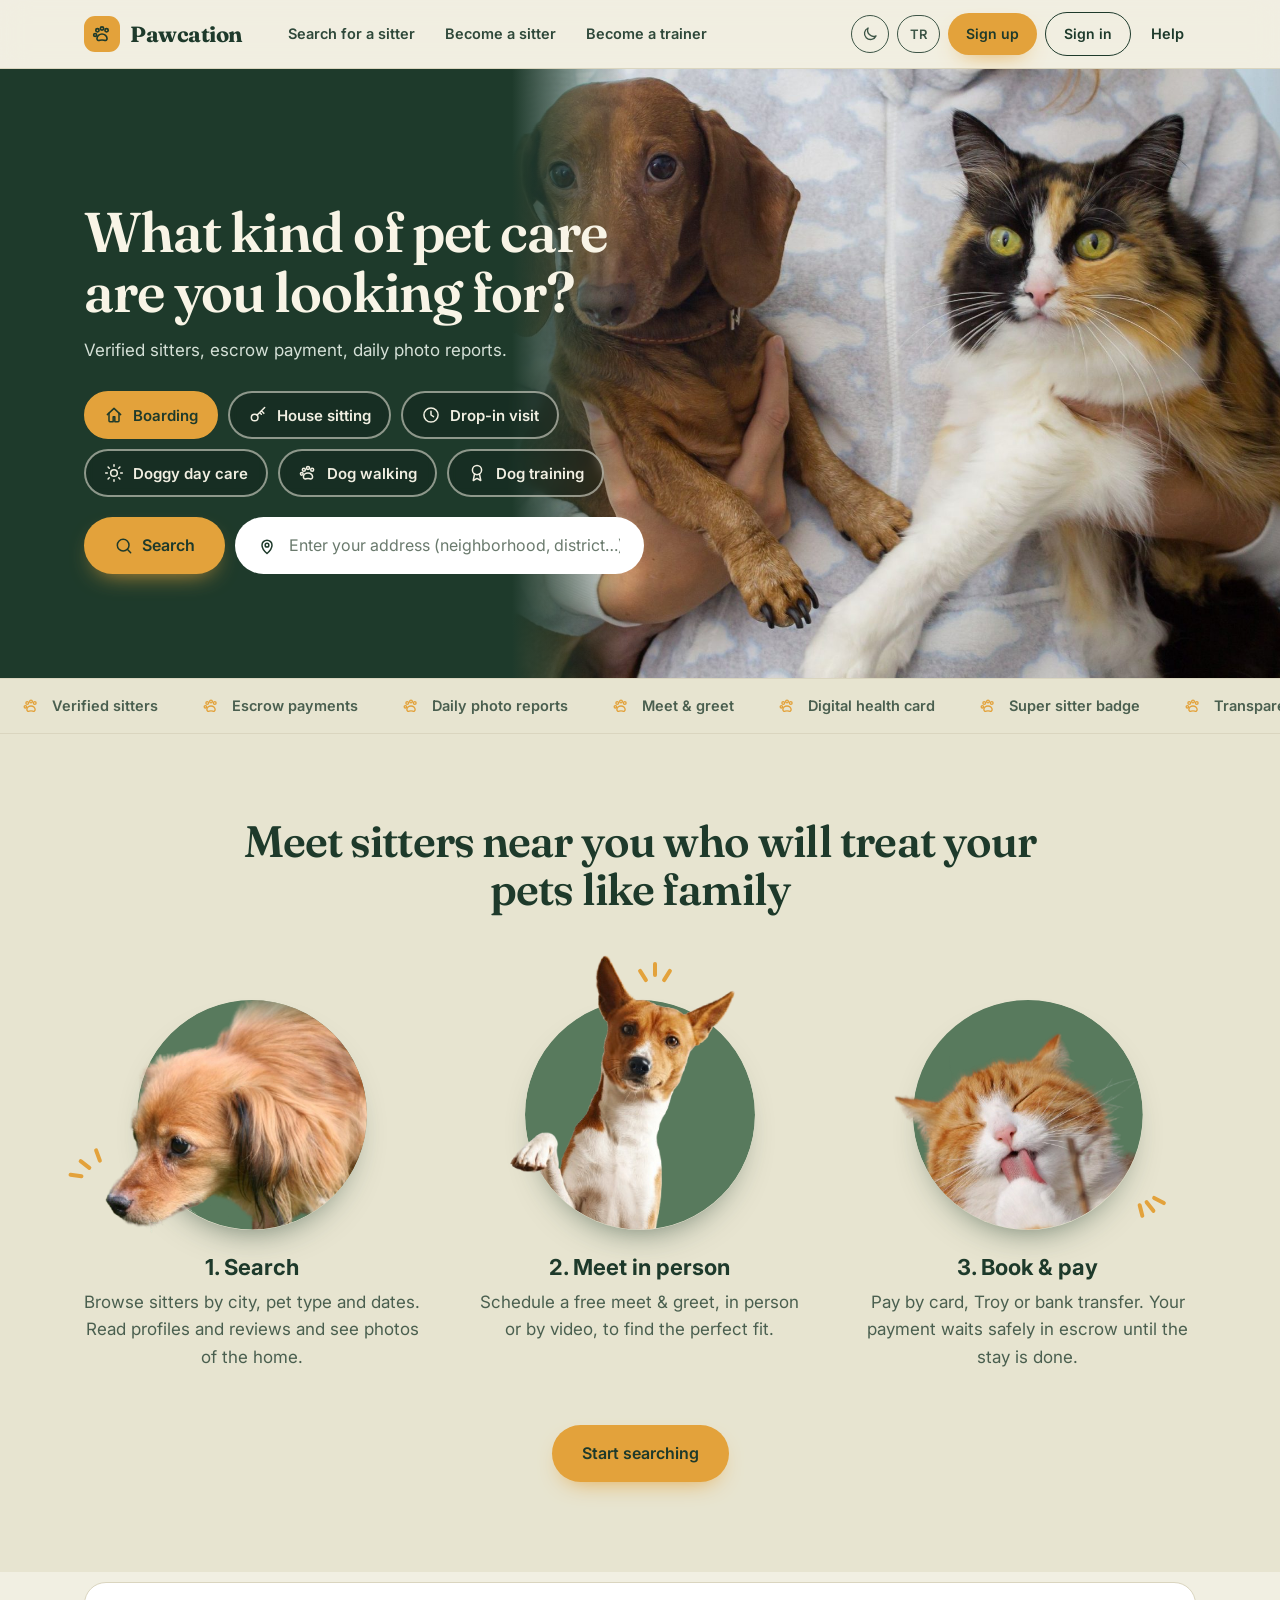
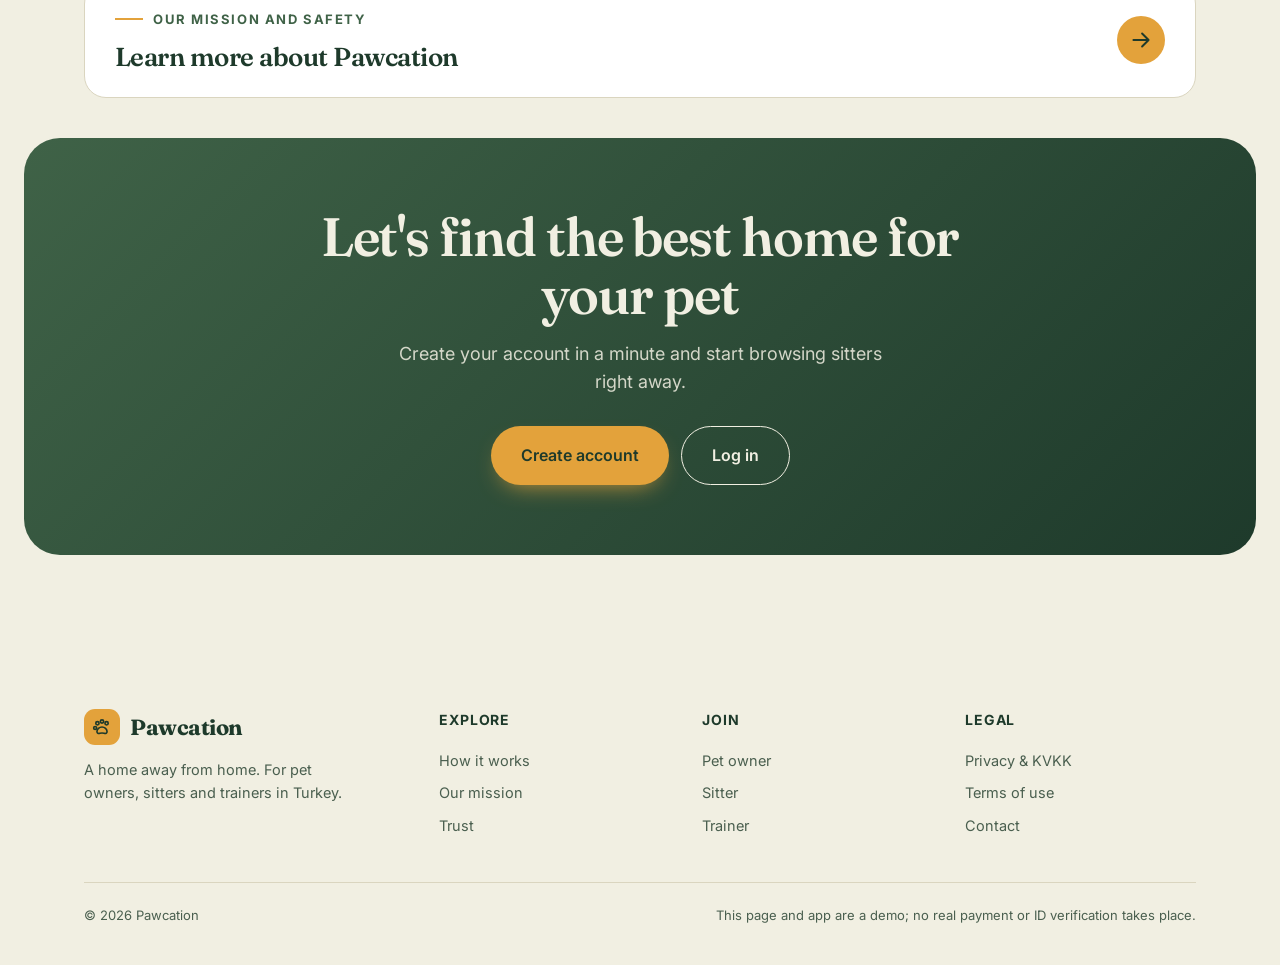
<file: index.html>
<!DOCTYPE html>
<html lang="tr">
<head>
<meta charset="UTF-8">
<meta name="viewport" content="width=device-width, initial-scale=1.0, viewport-fit=cover">
<meta name="theme-color" content="#1E3A2B">
<meta name="color-scheme" content="light dark">
<link rel="manifest" href="manifest.webmanifest">
<link rel="icon" type="image/png" href="icons/icon-192.png">
<link rel="apple-touch-icon" href="icons/apple-touch-icon.png">
<link rel="preconnect" href="https://fonts.googleapis.com">
<link href="https://fonts.googleapis.com/css2?family=Fraunces:ital,opsz,wght@0,9..144,400;0,9..144,500;0,9..144,600;0,9..144,700;1,9..144,500&family=Inter:wght@400;500;600;700&display=swap" rel="stylesheet">
<script>
(function(){
  var q=new URLSearchParams(location.search);
  if(q.get('sitter')){ location.replace('app.html'+location.search); return; }
  var P={theme:'auto'};
  try{ var r=JSON.parse(localStorage.getItem('pawcation.prefs')||'{}'); if(r.theme) P.theme=r.theme; if(r.motion) document.documentElement.dataset.motion='reduce'; }catch(e){}
  document.documentElement.dataset.theme=P.theme;
})();
</script>
<link rel="stylesheet" href="site.css?v=26">
<meta name="description" content="Pawcation: evcil hayvanını güvenle emanet edebileceğin, doğrulanmış bakıcı ve eğitmen pazaryeri.">
<title>Pawcation — Evden uzakta bir yuva</title>
</head>
<body data-title-tr="Pawcation — Evden uzakta bir yuva" data-title-en="Pawcation — A home away from home">
<a class="skip" href="#main" data-i="skip">Ana içeriğe geç</a>
<div class="progress" id="progress" aria-hidden="true"></div>
<header class="nav always" id="nav">
  <div class="wrap nav-in">
    <a class="brand" href="index.html" aria-label="Pawcation"><span class="mk" data-ic="paw"></span><span class="t">Pawcation</span></a>
    <nav class="nav-links nav-left" aria-label="Ana menü" id="navLinks">
      <a href="index.html#search" data-nav="search" data-i="nv_search">Search for a sitter</a>
      <a href="become-sitter.html" data-i="nv_sitter">Become a sitter</a>
      <a href="become-trainer.html" data-i="nv_trainer">Become a trainer</a>
    </nav>
    <div class="nav-right">
      <button class="icon-btn" id="themeBtn" aria-label="Tema" data-ic="moon"></button>
      <button class="chip" id="langBtn" aria-label="Dil / Language">EN</button>
      <button class="btn btn-gold" data-auth="up" id="navCta" data-i="nv_signup">Sign up</button>
      <button class="btn btn-ghost hide-m" data-auth="in" data-i="nv_signin">Sign in</button>
      <a class="helplink hide-m" href="help.html" data-i="nv_help">Help</a>
      <button class="icon-btn burger" id="burger" aria-label="Menü" aria-expanded="false" data-ic="menu"></button>
    </div>
  </div>
</header>
<div class="mobile-menu" id="mobileMenu">
  <a href="index.html#search" data-nav="search" data-i="nv_search">Search for a sitter</a>
  <a href="become-sitter.html" data-i="nv_sitter">Become a sitter</a>
  <a href="become-trainer.html" data-i="nv_trainer">Become a trainer</a>
  <a href="about.html" data-i="ab_h">About</a>
  <a href="#" data-auth="up" data-i="nv_signup">Sign up</a>
  <a href="#" data-auth="in" data-i="nv_signin">Sign in</a>
  <a href="help.html" data-i="nv_help">Help</a>
</div>
<main id="main">
<!-- HERO -->
<section class="hero2" id="top">
  <img class="hero2-art" src="img/home-hero.jpg" onerror="this.onerror=null;this.src='img/hero.svg'" alt="Bir kucakta dachshund köpek ve tüylü kedi / A dachshund and a fluffy cat held in someone's arms" width="1920" height="1147" fetchpriority="high">
  <div class="hero2-scrim" aria-hidden="true"></div>
  <div class="wrap hero2-in" id="search">
    <h1 data-i="hq">What kind of pet care are you looking for?</h1>
    <p class="hero2-sub" data-i="hsub">Verified sitters, escrow payment, daily photo reports.</p>
    <div class="svc" id="svc" role="radiogroup" aria-labelledby="svcl"><span class="sr" id="svcl" data-i="svc_group">Type of care</span><button type="button" role="radio" class="svcbtn" data-svc="boarding" aria-checked="false"><span class="svci" data-ic="home" data-s="20"></span><span data-i="svc_boarding">Boarding</span></button><button type="button" role="radio" class="svcbtn" data-svc="housesitting" aria-checked="false"><span class="svci" data-ic="key" data-s="20"></span><span data-i="svc_housesitting">House sitting</span></button><button type="button" role="radio" class="svcbtn" data-svc="dropin" aria-checked="false"><span class="svci" data-ic="clock" data-s="20"></span><span data-i="svc_dropin">Drop-in visit</span></button><button type="button" role="radio" class="svcbtn" data-svc="daycare" aria-checked="false"><span class="svci" data-ic="sun" data-s="20"></span><span data-i="svc_daycare">Doggy day care</span></button><button type="button" role="radio" class="svcbtn" data-svc="walk" aria-checked="false"><span class="svci" data-ic="paw" data-s="20"></span><span data-i="svc_walking">Dog walking</span></button><button type="button" role="radio" class="svcbtn" data-svc="training" aria-checked="false"><span class="svci" data-ic="cert" data-s="20"></span><span data-i="svc_training">Dog training</span></button></div>
    <form class="searchrow" id="heroForm" autocomplete="on">
      <button type="submit" class="btn btn-gold btn-lg sbtn"><span class="svci" data-ic="search" data-s="20"></span><span data-i="srch">Search</span></button>
      <label class="addr"><span class="sr" data-i="addr_l">Your address</span><span class="svci" data-ic="map" data-s="20"></span><input id="addr" name="address" type="text" autocomplete="street-address" data-i-ph="addr_ph" placeholder="Enter your address"></label>
    </form>
  </div>
</section>
<div class="ticker" aria-hidden="true"><div class="tk-track" id="tk"></div></div>
<style id="meetcss">
/* ===== "meet sitters" 3-step ===== */
.meet{background:var(--soft); padding:84px 0 90px;}
.meet-h{text-align:center; font-size:clamp(28px,3.6vw,44px); max-width:860px; margin:0 auto;}
.meet-grid{display:grid; grid-template-columns:repeat(3,1fr); gap:clamp(20px,4vw,60px); margin-top:56px; text-align:center;}
.mtstep h3{font-family:'Inter',sans-serif; font-size:22px; font-weight:700; letter-spacing:0; margin-top:26px;}
.mtstep p{margin:10px auto 0; max-width:340px; color:var(--ink-soft); font-size:17px; line-height:1.6;}
.mblob{position:relative; width:min(230px,60vw); aspect-ratio:1; margin:30px auto 0;}
.mblob::before{content:''; position:absolute; inset:0; border-radius:50%; box-shadow:0 18px 34px -20px rgba(30,58,43,.7);}
.mcircle{position:absolute; inset:0; border-radius:50%; background:var(--moss); overflow:hidden; -webkit-clip-path:circle(50% at 50% 50%); clip-path:circle(50% at 50% 50%); isolation:isolate; transform:translateZ(0);}
.mblob .pin{filter:none;}
.mblob img{position:absolute; max-width:none; height:auto; display:block; pointer-events:none; user-select:none; filter:drop-shadow(0 6px 10px rgba(0,0,0,.18));}
.mpop img{filter:none !important;}
.mpop{position:absolute; inset:0; clip-path:inset(-100% -100% 50% -100%);}
.mblob.mb1 .mpop{clip-path:inset(0 70% -15% -100%);}
.mblob.mb1 .pin{-webkit-mask-image:linear-gradient(to bottom,transparent 0,#000 16%); mask-image:linear-gradient(to bottom,transparent 0,#000 16%);}
.mblob.mb3 .mpop{clip-path:polygon(-100% 33%,5% 33%,5% 62%,-100% 62%);}
.mblob.mb1 img{width:124%; left:-14%; bottom:-8%;}
.mblob.mb2 img{width:98%; left:-6.5%; bottom:-9%;}
.mblob.mb2 .mpop{clip-path:polygon(-100% -100%,200% -100%,200% 50%,8% 50%,8% 76%,-100% 76%);}
.mblob.mb3 img{width:148%; left:-9.6%; bottom:-12%;}
html[data-theme=dark] .mcircle{background:#4F7256;}
@media (prefers-color-scheme:dark){ html[data-theme=auto] .mcircle{background:#4F7256;} }
.sp{position:absolute; width:46px; height:36px; pointer-events:none;}
.sp b{position:absolute; width:4px; height:15px; border-radius:3px; background:#E3A23B; left:15px; top:6px; transform:rotate(-38deg);}
.sp::before,.sp::after{content:''; position:absolute; width:4px; height:15px; border-radius:3px; background:#E3A23B;}
.sp::before{left:6px; top:12px; transform:rotate(-62deg);} .sp::after{left:24px; top:2px; transform:rotate(-14deg);}
.sp.sp1{left:-64px; top:64%; transform:none;} .sp.sp1::before{left:1px; top:21px; transform:rotate(-82deg);} .sp.sp1 b{left:10px; top:10px; transform:rotate(-52deg);} .sp.sp1::after{left:23px; top:1px; transform:rotate(-20deg);} .sp.sp2{left:56.5%; top:-17%; transform:translateX(-50%);} .sp.sp2::before{left:9px; top:8px; transform:rotate(-32deg);} .sp.sp2::after{left:33px; top:8px; transform:rotate(32deg);} .sp.sp2 b{left:21px; top:2px; transform:none;} .sp.sp3{right:-24px; bottom:4%; transform:scale(-1,-1);}
.meet-cta{text-align:center; margin-top:54px;}
@media (max-width:820px){ .meet-grid{grid-template-columns:1fr; gap:46px;} .meet{padding:64px 0;} }
</style>
<section class="meet" id="nasil"><div class="wrap">
  <h2 class="meet-h reveal" data-i="mt_h">Evcil hayvanınıza aileden biri gibi bakacak bakıcılarla tanışın</h2>
  <div class="meet-grid">
    <div class="mtstep reveal"><div class="mblob mb1"><span class="mcircle"><img class="pin" src="img/pet-1.png" alt="Küçük, sevimli bir köpek / A small fluffy dog" loading="lazy"></span><span class="mpop"><img class="pout" src="img/pet-1.png" alt="" aria-hidden="true" loading="lazy"></span><i class="sp sp1"><b></b></i></div><h3 data-i="mt_1">1. Ara</h3><p data-i="mt_1p">Şehrine, evcil hayvanının türüne ve tarihlere göre bakıcıları gör. Profilleri, yorumları ve ev fotoğraflarını incele.</p></div>
    <div class="mtstep reveal" style="--d:.1s"><div class="mblob mb2"><span class="mcircle"><img class="pin" src="img/pet-2.png" alt="Pati veren bir köpek / A dog raising its paw" loading="lazy"></span><span class="mpop"><img class="pout" src="img/pet-2.png" alt="" aria-hidden="true" loading="lazy"></span><i class="sp sp2"><b></b></i></div><h3 data-i="mt_2">2. Yüz yüze tanış</h3><p data-i="mt_2p">Size en uygun olanı bulmak için ücretsiz bir tanışma görüşmesi planla; yüz yüze ya da görüntülü.</p></div>
    <div class="mtstep reveal" style="--d:.2s"><div class="mblob mb3"><span class="mcircle"><img class="pin" src="img/pet-3.png" alt="Kendini yalayan bir kedi / A cat grooming itself" loading="lazy"></span><span class="mpop"><img class="pout" src="img/pet-3.png" alt="" aria-hidden="true" loading="lazy"></span><i class="sp sp3"><b></b></i></div><h3 data-i="mt_3">3. Rezerve et ve öde</h3><p data-i="mt_3p">Kart, Troy ya da havale ile öde. Ödemen, konaklama bitene kadar emanette güvenle bekler.</p></div>
  </div>
  <div class="meet-cta"><a class="btn btn-gold btn-lg" href="index.html#search" data-nav="search" data-i="mt_go">Start searching</a></div>
</div></section>
<section style="padding:10px 0 20px"><div class="wrap"><a class="morecard reveal" href="about.html"><div><div class="kicker" data-i="home_more_b">Our mission and safety</div><h3 data-i="home_more">Learn more about Pawcation</h3></div><span class="arrow" data-ic="arrow" data-s="26"></span></a></div></section>
<section style="padding:20px 0 90px">
  <div class="cta reveal">
    <div class="trail" aria-hidden="true"><span class="paw" style="left:6%;top:14%;--r:-18deg" data-ic="paw" data-s="120"></span><span class="paw" style="right:7%;bottom:12%;--r:20deg" data-ic="paw" data-s="120"></span></div>
    <h2 data-i="cta_h">Dostun için en iyi yuvayı birlikte bulalım</h2>
    <p data-i="cta_p">Hesabını bir dakikada oluştur; bakıcıları incelemeye hemen başla.</p>
    <div class="row"><button class="btn btn-gold btn-lg" data-auth="up" data-i="signup">Hesap oluştur</button><button class="btn btn-ghost btn-lg" data-auth="in" data-i="login">Giriş yap</button></div>
  </div>
</section>
</main>
<footer>
  <div class="wrap">
    <div class="ft">
      <div><a class="brand" href="index.html" style="color:var(--ink);padding:0"><span class="mk" data-ic="paw"></span>Pawcation</a><p style="margin-top:14px;max-width:280px" data-i="ft_t">Evden uzakta bir yuva. Türkiye'de evcil hayvan sahipleri, bakıcılar ve eğitmenler için.</p></div>
      <div><h4 data-i="ft1">Keşfet</h4><a href="index.html#nasil" data-i="nav_how">Nasıl çalışır</a><a href="about.html#misyon" data-i="nav_mission">Misyonumuz</a><a href="about.html#guven" data-i="nav_trust">Güven</a></div>
      <div><h4 data-i="ft2">Katıl</h4><a href="#" data-auth="up" data-role="owner" data-i="r1h">Evcil hayvan sahibi</a><a href="become-sitter.html" data-i="r2h">Bakıcı</a><a href="become-trainer.html" data-i="r3h">Eğitmen</a></div>
      <div><h4 data-i="ft3">Yasal</h4><button class="lnk" data-legal="privacy" data-i="lg_p">Gizlilik ve KVKK</button><button class="lnk" data-legal="terms" data-i="lg_t">Kullanım koşulları</button><button class="lnk" data-legal="contact" data-i="lg_c">İletişim</button></div>
    </div>
    <div class="copy"><span>© 2026 Pawcation</span><span data-i="ft_d">Bu sayfa ve uygulama bir demodur; gerçek ödeme ya da kimlik doğrulama yapılmaz.</span></div>
  </div>
</footer>
<!-- AUTH MODAL -->
<div class="ov" id="authOv" role="presentation">
  <div class="modal" role="dialog" aria-modal="true" aria-labelledby="authTitle" id="authModal">
    <div class="m-top">
      <button class="m-x" data-close aria-label="Kapat" data-ic="x" data-s="18"></button>
      <div class="brand"><span class="mk" data-ic="paw"></span>Pawcation</div>
      <h3 id="authTitle"></h3><p id="authSub"></p>
    </div>
    <div class="m-body" id="authBody"></div>
  </div>
</div>
<div class="ov" id="legalOv" role="presentation">
  <div class="modal" role="dialog" aria-modal="true" aria-labelledby="legalTitle">
    <div class="m-top"><button class="m-x" data-close aria-label="Kapat" data-ic="x" data-s="18"></button><h3 id="legalTitle"></h3></div>
    <div class="legal-body" id="legalBody" style="padding-top:20px"></div>
  </div>
</div>
<div class="toast" id="toast" role="status" aria-live="polite"></div>


<script src="site.js?v=26"></script>
</body>
</html>
</file>
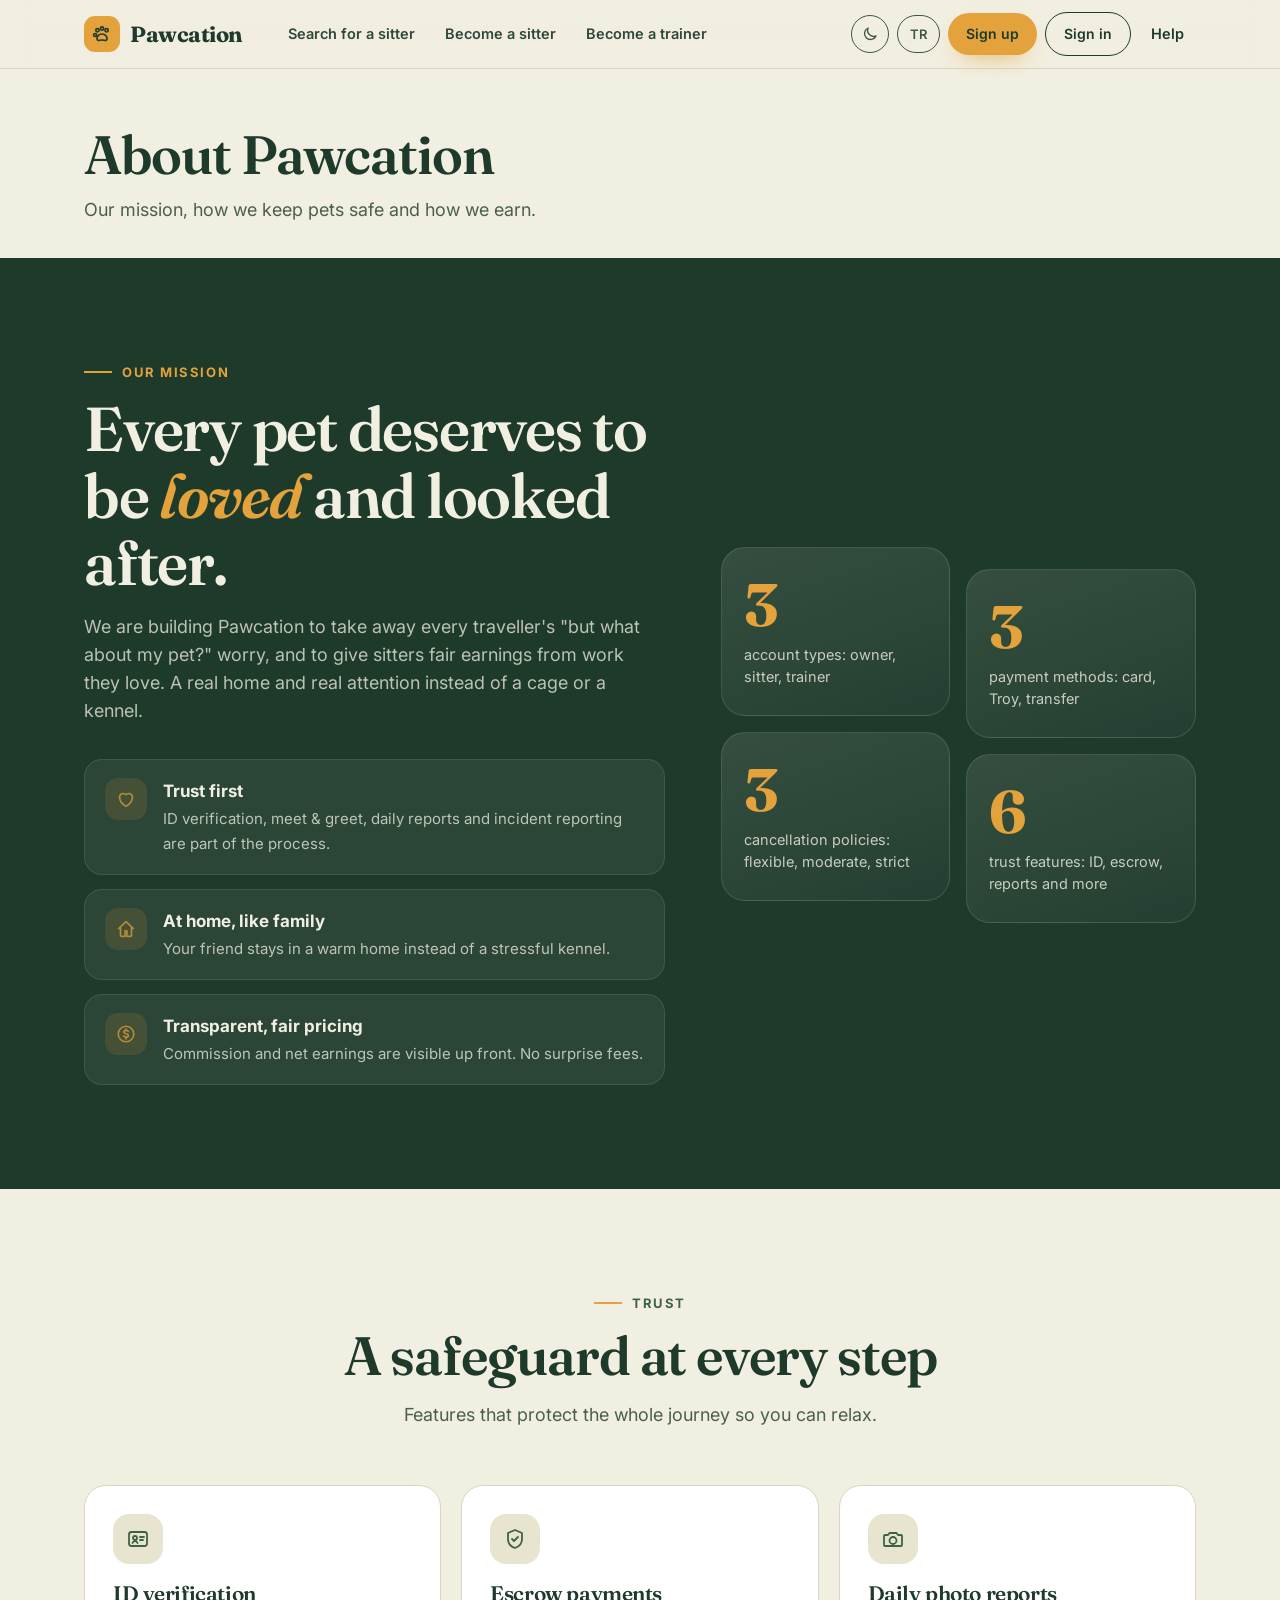
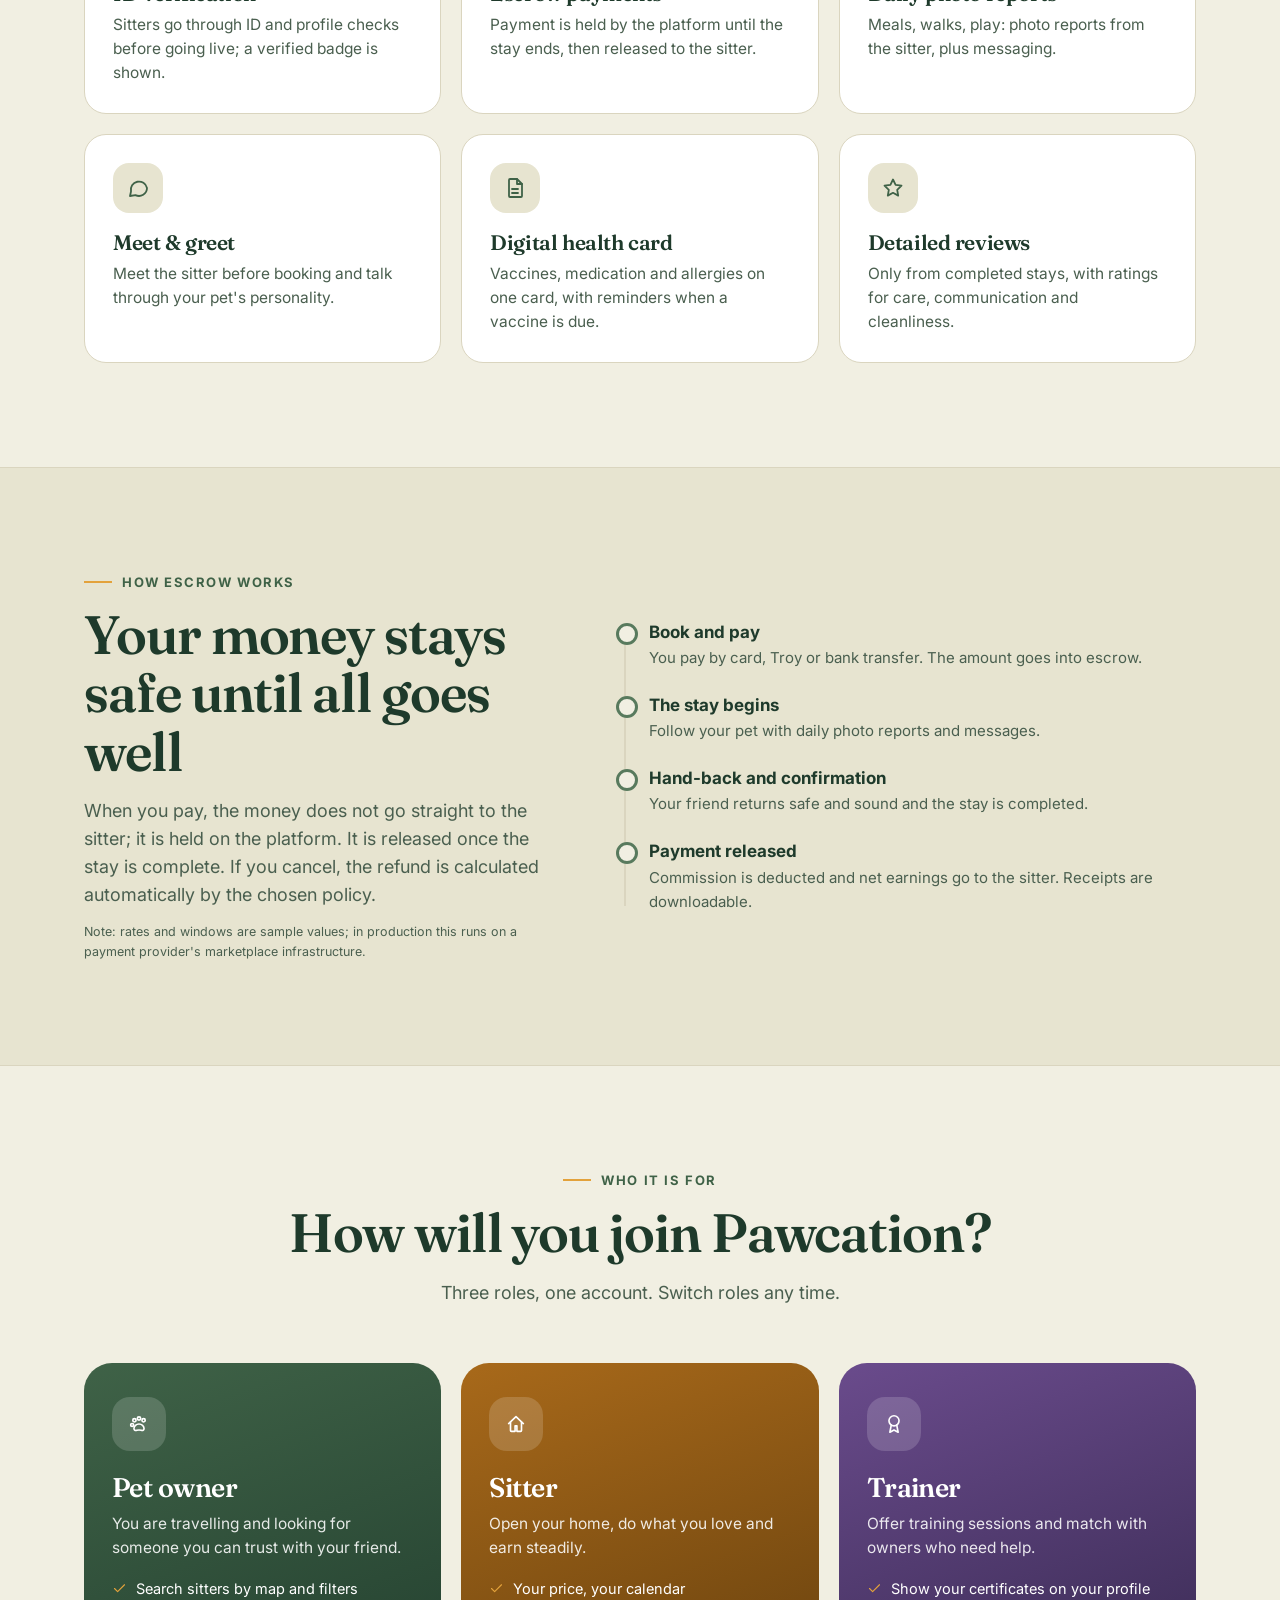
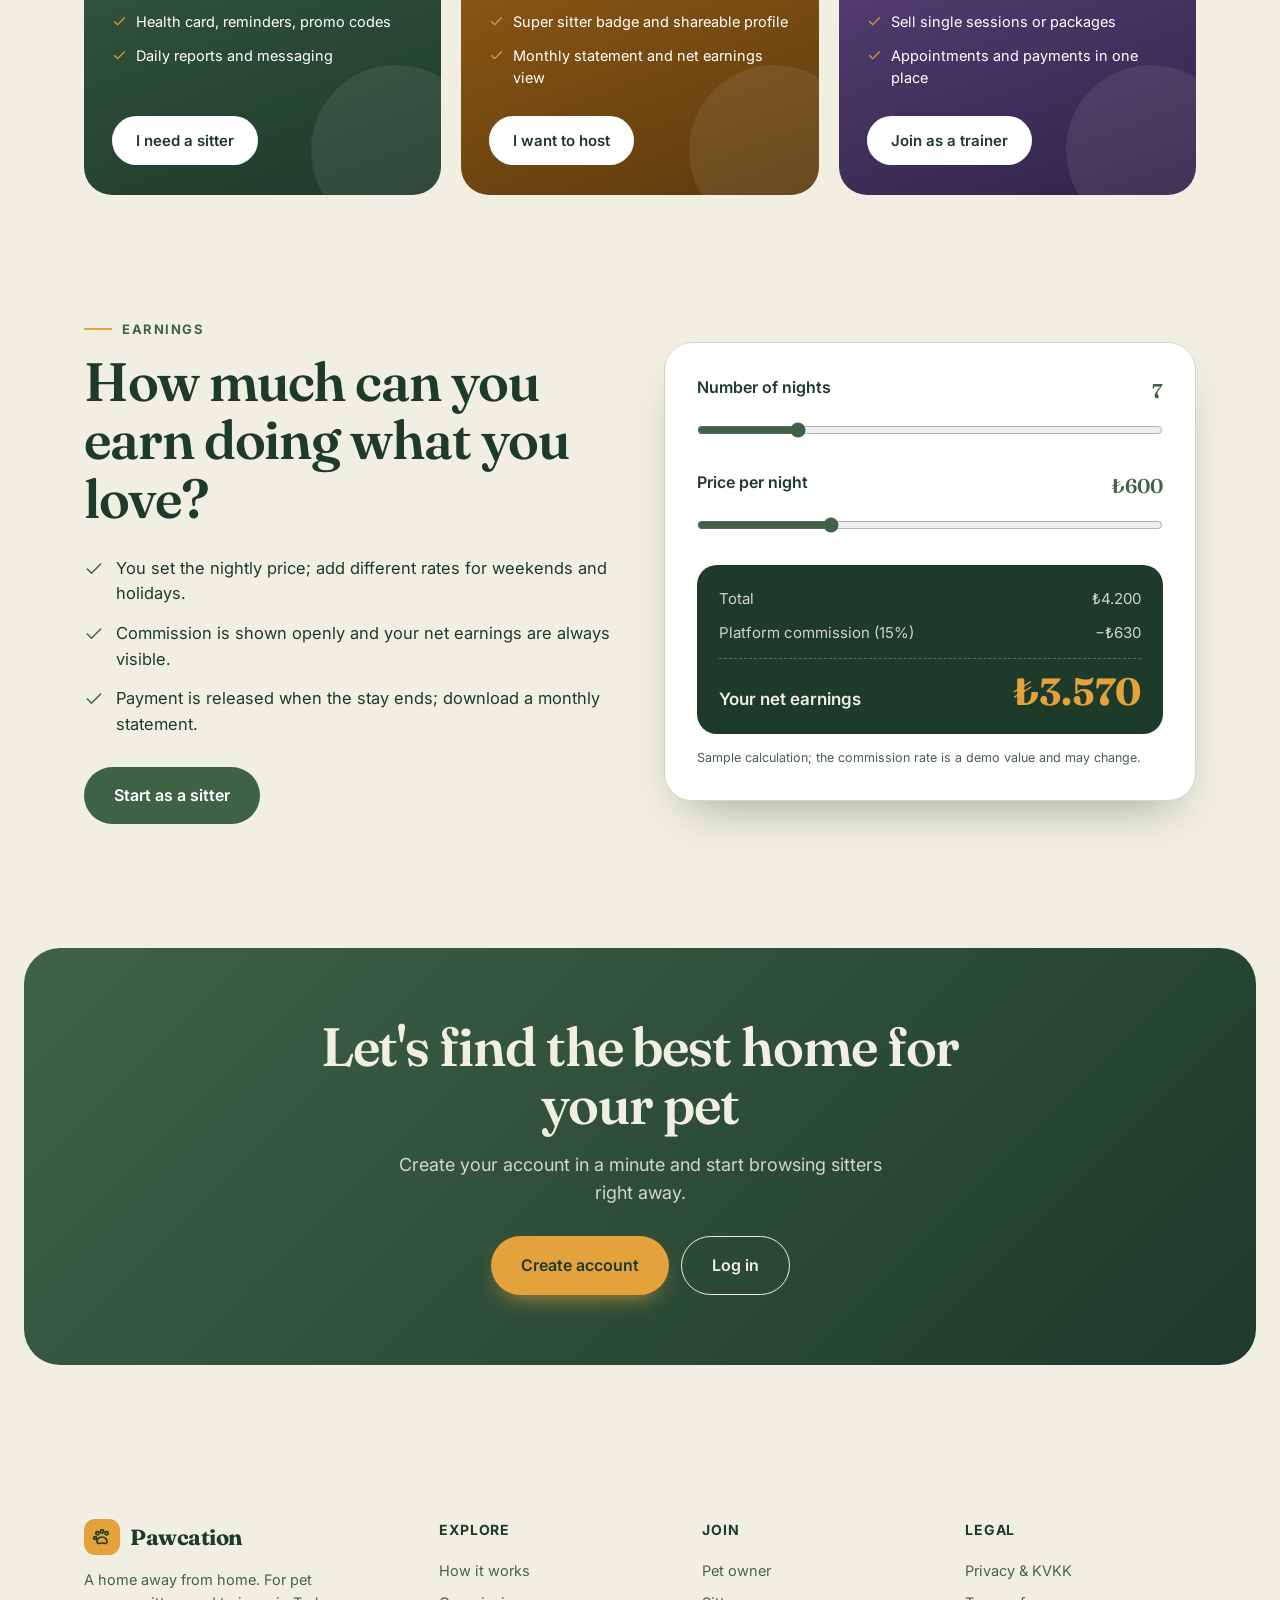
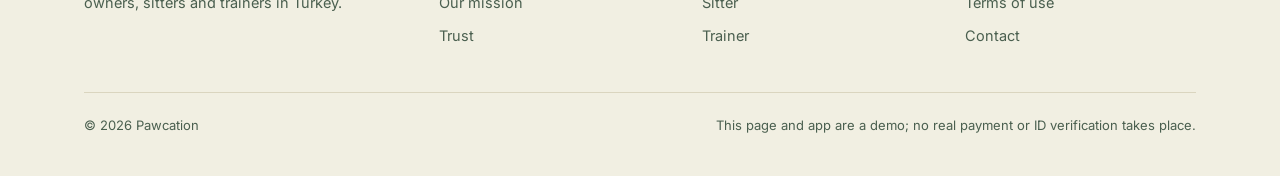
<file: about.html>
<!DOCTYPE html>
<html lang="tr">
<head>
<meta charset="UTF-8">
<meta name="viewport" content="width=device-width, initial-scale=1.0, viewport-fit=cover">
<meta name="theme-color" content="#1E3A2B">
<meta name="color-scheme" content="light dark">
<link rel="manifest" href="manifest.webmanifest">
<link rel="icon" type="image/png" href="icons/icon-192.png">
<link rel="apple-touch-icon" href="icons/apple-touch-icon.png">
<link rel="preconnect" href="https://fonts.googleapis.com">
<link href="https://fonts.googleapis.com/css2?family=Fraunces:ital,opsz,wght@0,9..144,400;0,9..144,500;0,9..144,600;0,9..144,700;1,9..144,500&family=Inter:wght@400;500;600;700&display=swap" rel="stylesheet">
<script>
(function(){
  var q=new URLSearchParams(location.search);
  if(q.get('sitter')){ location.replace('app.html'+location.search); return; }
  var P={theme:'auto'};
  try{ var r=JSON.parse(localStorage.getItem('pawcation.prefs')||'{}'); if(r.theme) P.theme=r.theme; if(r.motion) document.documentElement.dataset.motion='reduce'; }catch(e){}
  document.documentElement.dataset.theme=P.theme;
})();
</script>
<link rel="stylesheet" href="site.css?v=26">
<meta name="description" content="Pawcation misyonu, güvenlik önlemleri ve kazanç modeli.">
<title>Pawcation — Hakkımızda</title>
</head>
<body data-title-tr="Pawcation — Hakkımızda" data-title-en="Pawcation — About">
<a class="skip" href="#main" data-i="skip">Ana içeriğe geç</a>
<div class="progress" id="progress" aria-hidden="true"></div>
<header class="nav always" id="nav">
  <div class="wrap nav-in">
    <a class="brand" href="index.html" aria-label="Pawcation"><span class="mk" data-ic="paw"></span><span class="t">Pawcation</span></a>
    <nav class="nav-links nav-left" aria-label="Ana menü" id="navLinks">
      <a href="index.html#search" data-nav="search" data-i="nv_search">Search for a sitter</a>
      <a href="become-sitter.html" data-i="nv_sitter">Become a sitter</a>
      <a href="become-trainer.html" data-i="nv_trainer">Become a trainer</a>
    </nav>
    <div class="nav-right">
      <button class="icon-btn" id="themeBtn" aria-label="Tema" data-ic="moon"></button>
      <button class="chip" id="langBtn" aria-label="Dil / Language">EN</button>
      <button class="btn btn-gold" data-auth="up" id="navCta" data-i="nv_signup">Sign up</button>
      <button class="btn btn-ghost hide-m" data-auth="in" data-i="nv_signin">Sign in</button>
      <a class="helplink hide-m" href="help.html" data-i="nv_help">Help</a>
      <button class="icon-btn burger" id="burger" aria-label="Menü" aria-expanded="false" data-ic="menu"></button>
    </div>
  </div>
</header>
<div class="mobile-menu" id="mobileMenu">
  <a href="index.html#search" data-nav="search" data-i="nv_search">Search for a sitter</a>
  <a href="become-sitter.html" data-i="nv_sitter">Become a sitter</a>
  <a href="become-trainer.html" data-i="nv_trainer">Become a trainer</a>
  <a href="about.html" data-i="ab_h">About</a>
  <a href="#" data-auth="up" data-i="nv_signup">Sign up</a>
  <a href="#" data-auth="in" data-i="nv_signin">Sign in</a>
  <a href="help.html" data-i="nv_help">Help</a>
</div>
<main id="main">
<section class="pagehead"><div class="wrap"><h1 data-i="ab_h"></h1><p data-i="ab_p"></p></div></section>
<section class="mission" id="misyon">
  <div class="wrap mis-grid">
    <div>
      <div class="kicker reveal" data-i="nav_mission">Misyonumuz</div>
      <h2 class="reveal" data-i-html="mis_h">Her evcil hayvan <em>sevgiyle</em> bakılmayı hak eder.</h2>
      <p class="sub reveal" data-i="mis_s">Pawcation'ı, seyahat eden herkesin "Peki ya patim?" kaygısını ortadan kaldırmak, bakıcılara ise sevdikleri işten adil kazanç sağlamak için kuruyoruz. Kafes ve otel yerine, gerçek bir ev ve gerçek bir ilgi.</p>
      <div class="values">
        <div class="val reveal" style="--d:.05s"><span class="ic" data-ic="heart"></span><div><b data-i="v1h">Önce güven</b><span data-i="v1p">Kimlik doğrulama, tanışma görüşmesi, günlük rapor ve olay bildirimi sürecin parçası.</span></div></div>
        <div class="val reveal" style="--d:.12s"><span class="ic" data-ic="home"></span><div><b data-i="v2h">Evde, ailenin bir parçası gibi</b><span data-i="v2p">Dostun stresli bir kafes yerine sıcak bir ev ortamında kalır.</span></div></div>
        <div class="val reveal" style="--d:.19s"><span class="ic" data-ic="coin"></span><div><b data-i="v3h">Şeffaf ve adil fiyat</b><span data-i="v3p">Komisyon ve net kazanç baştan görünür. Sürpriz ücret yok.</span></div></div>
      </div>
    </div>
    <div class="counters reveal">
      <div class="cnt"><b data-count="3">0</b><span data-i="c1">hesap türü: sahip, bakıcı, eğitmen</span></div>
      <div class="cnt"><b data-count="3">0</b><span data-i="c2">ödeme yöntemi: kart, Troy, havale</span></div>
      <div class="cnt"><b data-count="3">0</b><span data-i="c3">iptal politikası: esnek, orta, katı</span></div>
      <div class="cnt"><b data-count="6">0</b><span data-i="c4">güven özelliği: kimlik, emanet, rapor ve daha fazlası</span></div>
    </div>
  </div>
</section>
<section id="guven">
  <div class="wrap">
    <div class="head center reveal"><div class="kicker" data-i="nav_trust">Güven</div><h2 data-i="tr_h">Güvenin her adımına bir önlem</h2><p class="sub" data-i="tr_s">İçin rahat etsin diye süreci baştan sona koruyan özellikler.</p></div>
    <div class="feat" id="feat"></div>
  </div>
</section>
<section class="protect" id="emanet">
  <div class="wrap pt-grid">
    <div class="reveal">
      <div class="kicker" data-i="pr_k">Emanet (escrow) mantığı</div>
      <h2 data-i="pr_h">Paran, her şey yolunda gidene kadar güvende</h2>
      <p class="sub" data-i="pr_s">Ödemeyi yaptığında para bakıcıya hemen geçmez; platformda tutulur. Konaklama tamamlanınca bakıcıya aktarılır. İptal durumunda seçilen politikaya göre iade otomatik hesaplanır.</p>
      <p class="fine" data-i="pr_f">Not: Oranlar ve süreler örnek değerlerdir; canlıda ödeme kuruluşunun pazaryeri altyapısıyla çalışır.</p>
    </div>
    <div class="timeline reveal" id="timeline">
      <div class="tl"><b data-i="t1h">Rezervasyon ve ödeme</b><span data-i="t1p">Kart, Troy ya da havale ile ödersin. Tutar emanete alınır.</span></div>
      <div class="tl"><b data-i="t2h">Konaklama başlar</b><span data-i="t2p">Günlük fotoğraf raporları ve mesajlarla evcil dostunu takip edersin.</span></div>
      <div class="tl"><b data-i="t3h">Teslim ve onay</b><span data-i="t3p">Dostun sağ salim sana döner, konaklama tamamlanır.</span></div>
      <div class="tl"><b data-i="t4h">Ödeme serbest kalır</b><span data-i="t4p">Komisyon düşülür, net kazanç bakıcıya geçer. Makbuz indirilebilir.</span></div>
    </div>
  </div>
</section>
<section id="toplulugumuz">
  <div class="wrap">
    <div class="head center reveal"><div class="kicker" data-i="nav_roles">Kimler için</div><h2 data-i="ro_h">Pawcation'a nasıl katılırsın?</h2><p class="sub" data-i="ro_s">Üç farklı rol, tek bir hesap. Dilediğin zaman rol değiştirebilirsin.</p></div>
    <div class="roles">
      <div class="role r1 reveal" style="--d:.05s"><div class="ic" data-ic="paw"></div><h3 data-i="r1h">Evcil hayvan sahibi</h3><p data-i="r1p">Seyahate çıkıyorsun ve dostuna bakacak güvenilir birini arıyorsun.</p><ul><li><i data-ic="check" data-s="15"></i><span data-i="r1a">Harita ve filtrelerle bakıcı ara</span></li><li><i data-ic="check" data-s="15"></i><span data-i="r1b">Sağlık kartı, hatırlatmalar, promosyon kodları</span></li><li><i data-ic="check" data-s="15"></i><span data-i="r1c">Günlük rapor ve mesajlaşma</span></li></ul><button class="btn" data-auth="up" data-role="owner" data-i="r1btn">Bakıcı arıyorum</button></div>
      <div class="role r2 reveal" style="--d:.15s"><div class="ic" data-ic="home"></div><h3 data-i="r2h">Bakıcı</h3><p data-i="r2p">Evini aç, sevdiğin işi yap ve düzenli kazanç elde et.</p><ul><li><i data-ic="check" data-s="15"></i><span data-i="r2a">Kendi fiyatın, kendi takvimin</span></li><li><i data-ic="check" data-s="15"></i><span data-i="r2b">Süper bakıcı rozeti ve paylaşılabilir profil</span></li><li><i data-ic="check" data-s="15"></i><span data-i="r2c">Aylık kazanç dökümü, net kazanç gösterimi</span></li></ul><button class="btn" data-auth="up" data-role="sitter" data-i="r2btn">Bakıcı olmak istiyorum</button></div>
      <div class="role r3 reveal" style="--d:.25s"><div class="ic" data-ic="cert"></div><h3 data-i="r3h">Eğitmen</h3><p data-i="r3p">Eğitim seansları ver, ihtiyacı olan sahiplerle eşleş.</p><ul><li><i data-ic="check" data-s="15"></i><span data-i="r3a">Sertifikalarını profilinde göster</span></li><li><i data-ic="check" data-s="15"></i><span data-i="r3b">Tek seans ya da paket sat</span></li><li><i data-ic="check" data-s="15"></i><span data-i="r3c">Randevu ve ödemeler tek ekranda</span></li></ul><button class="btn" data-auth="up" data-role="trainer" data-i="r3btn">Eğitmen olarak katıl</button></div>
    </div>
  </div>
</section>
<section id="kazanc" style="padding-top:20px">
  <div class="wrap calc-wrap">
    <div class="reveal">
      <div class="kicker" data-i="nav_earn">Kazanç</div>
      <h2 data-i="ea_h">Sevdiğin işten ne kadar kazanırsın?</h2>
      <ul class="checks"><li><i data-ic="check" data-s="20"></i><span data-i="ea1">Gecelik fiyatı sen belirlersin; hafta sonu ve tatil için farklı fiyat girebilirsin.</span></li><li><i data-ic="check" data-s="20"></i><span data-i="ea2">Komisyon açıkça gösterilir, net kazancın her zaman görünür.</span></li><li><i data-ic="check" data-s="20"></i><span data-i="ea3">Ödeme konaklama bitince serbest kalır; aylık döküm indirebilirsin.</span></li></ul>
      <button class="btn btn-moss btn-lg" data-auth="up" data-role="sitter" data-i="ea_btn">Bakıcı olarak başla</button>
    </div>
    <div class="calc reveal" style="--d:.1s">
      <label for="nights"><span data-i="ca_n">Gece sayısı</span><output id="nOut">7</output></label>
      <input type="range" id="nights" min="1" max="30" value="7">
      <label for="price"><span data-i="ca_p">Gecelik fiyat</span><output id="pOut">₺600</output></label>
      <input type="range" id="price" min="250" max="1500" step="50" value="600">
      <div class="res" aria-live="polite">
        <div><span data-i="ca_g">Toplam tutar</span><span id="rG">₺4.200</span></div>
        <div><span data-i="ca_c">Platform komisyonu (%15)</span><span id="rC">−₺630</span></div>
        <div class="net"><span data-i="ca_net">Net kazancın</span><b id="rN">₺3.570</b></div>
      </div>
      <p class="fine" data-i="ca_f">Örnek hesaplama; komisyon oranı demo değeridir ve değişebilir.</p>
    </div>
  </div>
</section>
<section style="padding:20px 0 90px">
  <div class="cta reveal">
    <div class="trail" aria-hidden="true"><span class="paw" style="left:6%;top:14%;--r:-18deg" data-ic="paw" data-s="120"></span><span class="paw" style="right:7%;bottom:12%;--r:20deg" data-ic="paw" data-s="120"></span></div>
    <h2 data-i="cta_h">Dostun için en iyi yuvayı birlikte bulalım</h2>
    <p data-i="cta_p">Hesabını bir dakikada oluştur; bakıcıları incelemeye hemen başla.</p>
    <div class="row"><button class="btn btn-gold btn-lg" data-auth="up" data-i="signup">Hesap oluştur</button><button class="btn btn-ghost btn-lg" data-auth="in" data-i="login">Giriş yap</button></div>
  </div>
</section>
</main>
<footer>
  <div class="wrap">
    <div class="ft">
      <div><a class="brand" href="index.html" style="color:var(--ink);padding:0"><span class="mk" data-ic="paw"></span>Pawcation</a><p style="margin-top:14px;max-width:280px" data-i="ft_t">Evden uzakta bir yuva. Türkiye'de evcil hayvan sahipleri, bakıcılar ve eğitmenler için.</p></div>
      <div><h4 data-i="ft1">Keşfet</h4><a href="index.html#nasil" data-i="nav_how">Nasıl çalışır</a><a href="about.html#misyon" data-i="nav_mission">Misyonumuz</a><a href="about.html#guven" data-i="nav_trust">Güven</a></div>
      <div><h4 data-i="ft2">Katıl</h4><a href="#" data-auth="up" data-role="owner" data-i="r1h">Evcil hayvan sahibi</a><a href="become-sitter.html" data-i="r2h">Bakıcı</a><a href="become-trainer.html" data-i="r3h">Eğitmen</a></div>
      <div><h4 data-i="ft3">Yasal</h4><button class="lnk" data-legal="privacy" data-i="lg_p">Gizlilik ve KVKK</button><button class="lnk" data-legal="terms" data-i="lg_t">Kullanım koşulları</button><button class="lnk" data-legal="contact" data-i="lg_c">İletişim</button></div>
    </div>
    <div class="copy"><span>© 2026 Pawcation</span><span data-i="ft_d">Bu sayfa ve uygulama bir demodur; gerçek ödeme ya da kimlik doğrulama yapılmaz.</span></div>
  </div>
</footer>
<!-- AUTH MODAL -->
<div class="ov" id="authOv" role="presentation">
  <div class="modal" role="dialog" aria-modal="true" aria-labelledby="authTitle" id="authModal">
    <div class="m-top">
      <button class="m-x" data-close aria-label="Kapat" data-ic="x" data-s="18"></button>
      <div class="brand"><span class="mk" data-ic="paw"></span>Pawcation</div>
      <h3 id="authTitle"></h3><p id="authSub"></p>
    </div>
    <div class="m-body" id="authBody"></div>
  </div>
</div>
<div class="ov" id="legalOv" role="presentation">
  <div class="modal" role="dialog" aria-modal="true" aria-labelledby="legalTitle">
    <div class="m-top"><button class="m-x" data-close aria-label="Kapat" data-ic="x" data-s="18"></button><h3 id="legalTitle"></h3></div>
    <div class="legal-body" id="legalBody" style="padding-top:20px"></div>
  </div>
</div>
<div class="toast" id="toast" role="status" aria-live="polite"></div>


<script src="site.js?v=26"></script>
</body>
</html>
</file>
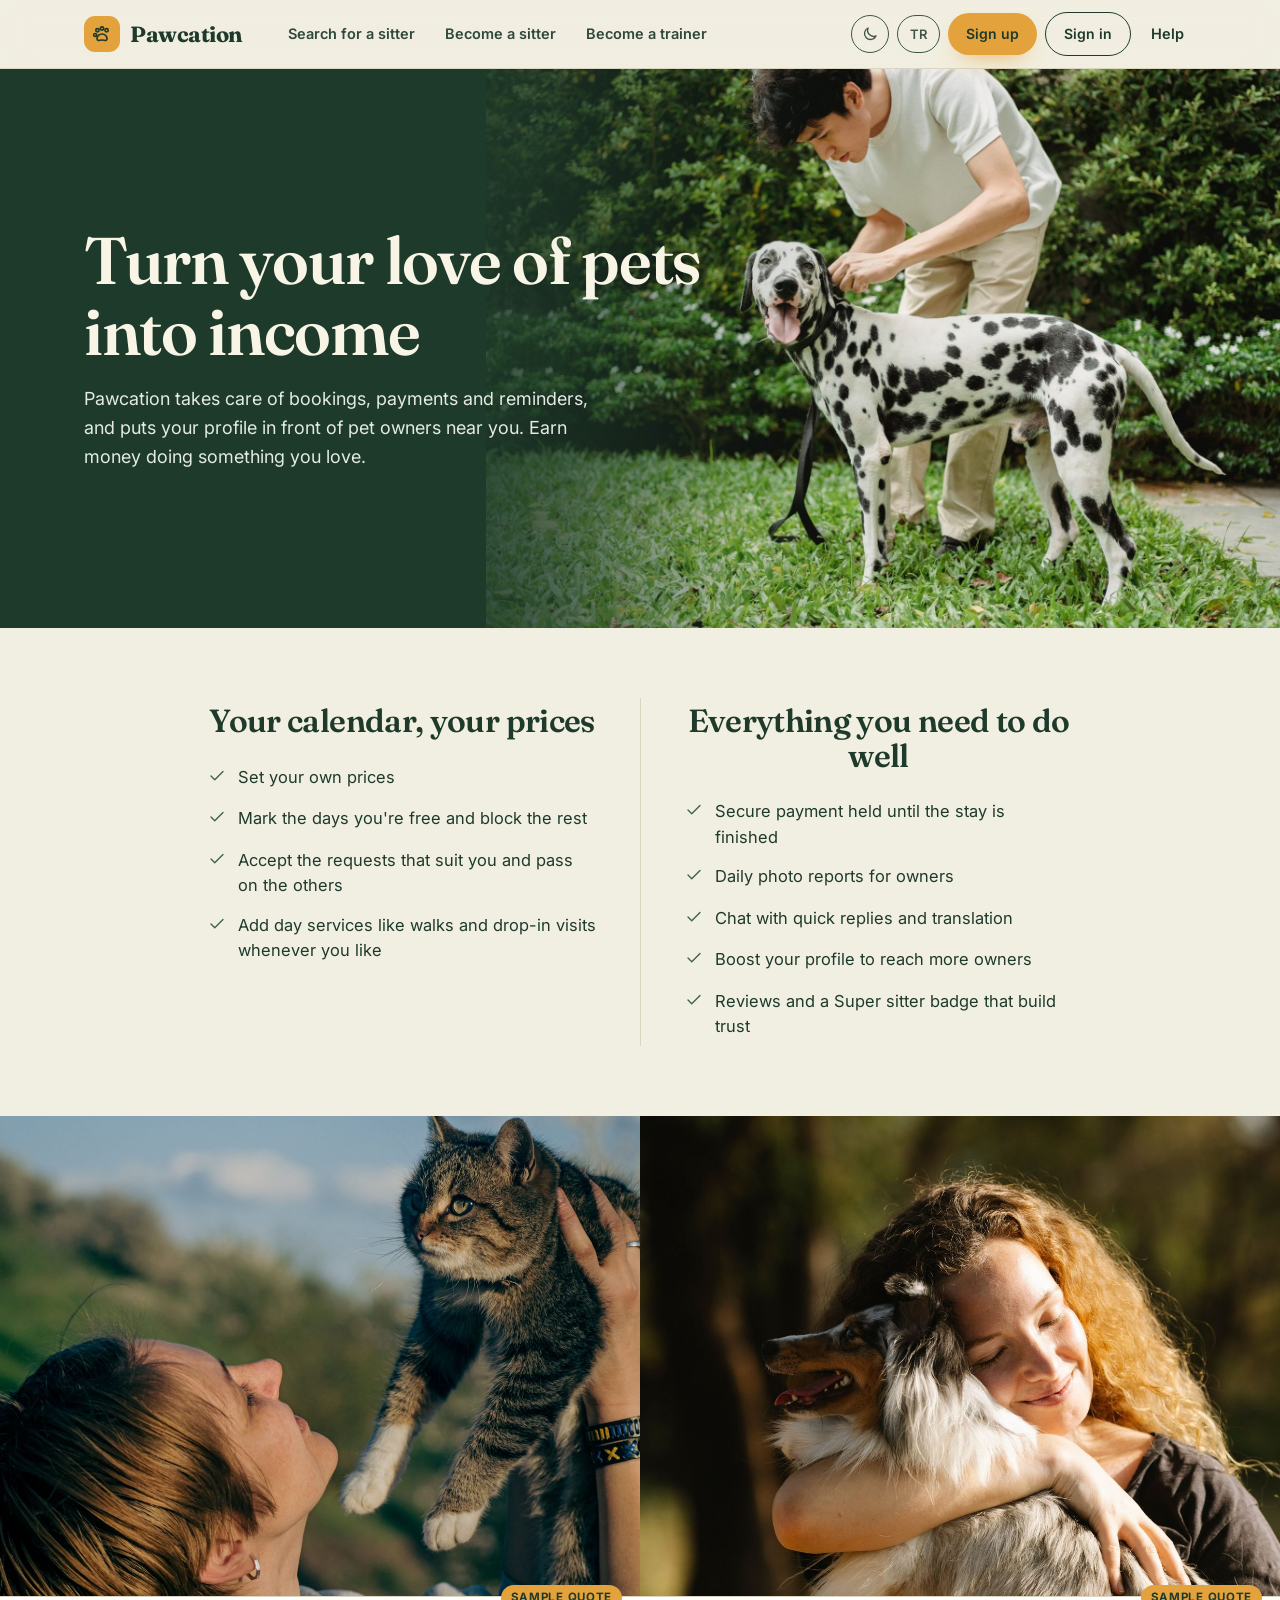
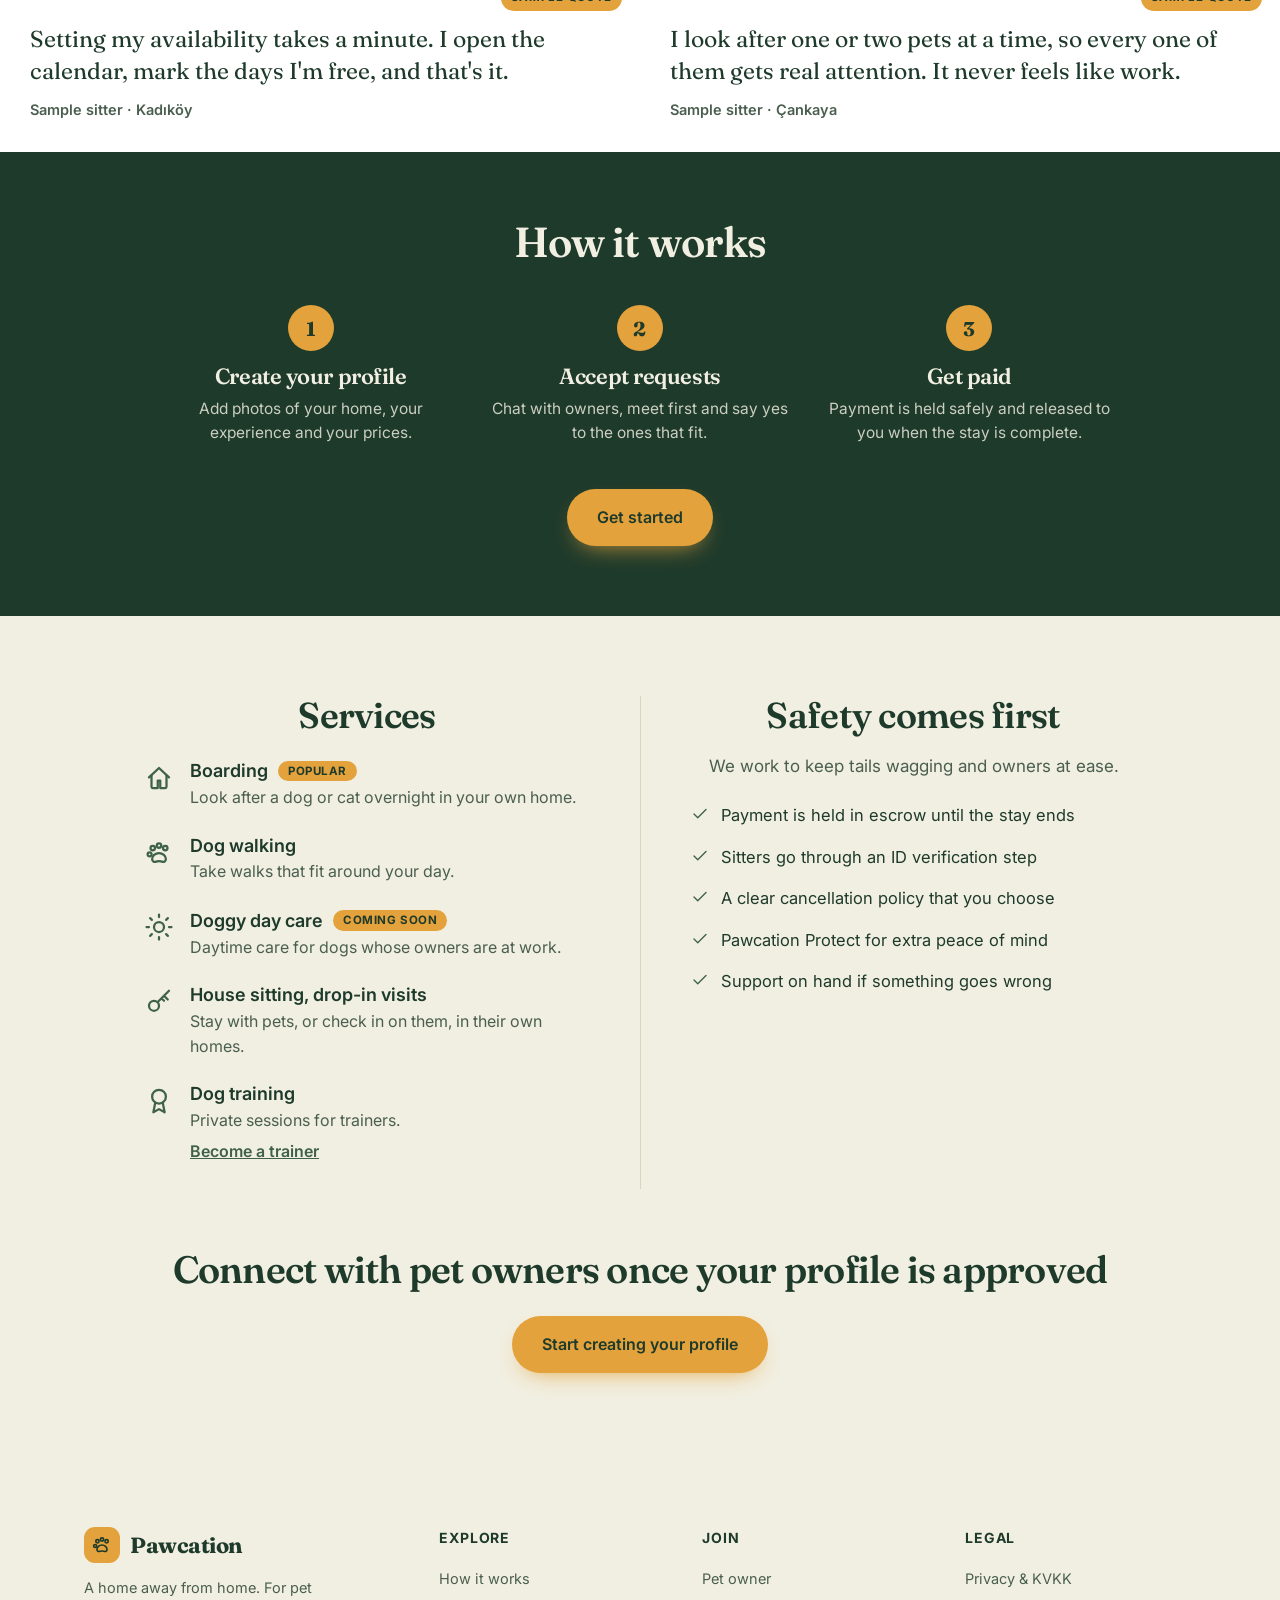
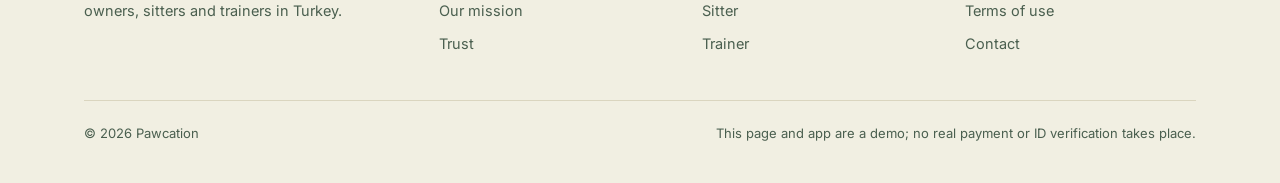
<file: become-sitter.html>
<!DOCTYPE html>
<html lang="tr">
<head>
<meta charset="UTF-8">
<meta name="viewport" content="width=device-width, initial-scale=1.0, viewport-fit=cover">
<meta name="theme-color" content="#1E3A2B">
<meta name="color-scheme" content="light dark">
<link rel="manifest" href="manifest.webmanifest">
<link rel="icon" type="image/png" href="icons/icon-192.png">
<link rel="apple-touch-icon" href="icons/apple-touch-icon.png">
<link rel="preconnect" href="https://fonts.googleapis.com">
<link href="https://fonts.googleapis.com/css2?family=Fraunces:ital,opsz,wght@0,9..144,400;0,9..144,500;0,9..144,600;0,9..144,700;1,9..144,500&family=Inter:wght@400;500;600;700&display=swap" rel="stylesheet">
<script>
(function(){
  var q=new URLSearchParams(location.search);
  if(q.get('sitter')){ location.replace('app.html'+location.search); return; }
  var P={theme:'auto'};
  try{ var r=JSON.parse(localStorage.getItem('pawcation.prefs')||'{}'); if(r.theme) P.theme=r.theme; if(r.motion) document.documentElement.dataset.motion='reduce'; }catch(e){}
  document.documentElement.dataset.theme=P.theme;
})();
</script>
<link rel="stylesheet" href="site.css?v=26">
<meta name="description" content="Pawcation ile evcil hayvanlara bakarak para kazan.">
<title>Pawcation — Bakıcı ol</title>
</head>
<body data-title-tr="Pawcation — Bakıcı ol" data-title-en="Pawcation — Become a sitter">
<a class="skip" href="#main" data-i="skip">Ana içeriğe geç</a>
<div class="progress" id="progress" aria-hidden="true"></div>
<header class="nav always" id="nav">
  <div class="wrap nav-in">
    <a class="brand" href="index.html" aria-label="Pawcation"><span class="mk" data-ic="paw"></span><span class="t">Pawcation</span></a>
    <nav class="nav-links nav-left" aria-label="Ana menü" id="navLinks">
      <a href="index.html#search" data-nav="search" data-i="nv_search">Search for a sitter</a>
      <a href="become-sitter.html" aria-current="page" data-i="nv_sitter">Become a sitter</a>
      <a href="become-trainer.html" data-i="nv_trainer">Become a trainer</a>
    </nav>
    <div class="nav-right">
      <button class="icon-btn" id="themeBtn" aria-label="Tema" data-ic="moon"></button>
      <button class="chip" id="langBtn" aria-label="Dil / Language">EN</button>
      <button class="btn btn-gold" data-auth="up" id="navCta" data-i="nv_signup">Sign up</button>
      <button class="btn btn-ghost hide-m" data-auth="in" data-i="nv_signin">Sign in</button>
      <a class="helplink hide-m" href="help.html" data-i="nv_help">Help</a>
      <button class="icon-btn burger" id="burger" aria-label="Menü" aria-expanded="false" data-ic="menu"></button>
    </div>
  </div>
</header>
<div class="mobile-menu" id="mobileMenu">
  <a href="index.html#search" data-nav="search" data-i="nv_search">Search for a sitter</a>
  <a href="become-sitter.html" data-i="nv_sitter">Become a sitter</a>
  <a href="become-trainer.html" data-i="nv_trainer">Become a trainer</a>
  <a href="about.html" data-i="ab_h">About</a>
  <a href="#" data-auth="up" data-i="nv_signup">Sign up</a>
  <a href="#" data-auth="in" data-i="nv_signin">Sign in</a>
  <a href="help.html" data-i="nv_help">Help</a>
</div>
<main id="main">
<section class="bshero">
  <img class="bshero-img" src="img/sitter-hero.jpg" alt="" width="1600" height="700" fetchpriority="high" onerror="this.onerror=null;this.src='img/sitter-hero.svg'">
  <div class="bshero-scrim" aria-hidden="true"></div>
  <div class="wrap bshero-in"><h1 data-i="bs_h1"></h1><p data-i="bs_sub"></p></div>
</section>
<section class="bscols"><div class="wrap bscols-in">
  <div class="bscol reveal"><h2 data-i="bs_c1h"></h2><ul class="cklist"><li><span class="ck" data-ic="check" data-s="18"></span><span data-i="bs_c1a"></span></li><li><span class="ck" data-ic="check" data-s="18"></span><span data-i="bs_c1b"></span></li><li><span class="ck" data-ic="check" data-s="18"></span><span data-i="bs_c1c"></span></li><li><span class="ck" data-ic="check" data-s="18"></span><span data-i="bs_c1d"></span></li></ul></div>
  <div class="bscol reveal"><h2 data-i="bs_c2h"></h2><ul class="cklist"><li><span class="ck" data-ic="check" data-s="18"></span><span data-i="bs_c2a"></span></li><li><span class="ck" data-ic="check" data-s="18"></span><span data-i="bs_c2b"></span></li><li><span class="ck" data-ic="check" data-s="18"></span><span data-i="bs_c2c"></span></li><li><span class="ck" data-ic="check" data-s="18"></span><span data-i="bs_c2d"></span></li><li><span class="ck" data-ic="check" data-s="18"></span><span data-i="bs_c2e"></span></li></ul></div>
</div></section>
<section class="bsphotos">
  <figure class="bsfig"><img src="img/sitter-2.jpg" alt="" loading="lazy" onerror="this.onerror=null;this.src='img/sitter-2.svg'"><figcaption class="bsq"><span class="samp" data-i="bs_sample"></span><blockquote data-i="bs_q1"></blockquote><cite data-i="bs_qn1"></cite></figcaption></figure>
  <figure class="bsfig"><img src="img/sitter-3.jpg" alt="" loading="lazy" onerror="this.onerror=null;this.src='img/sitter-3.svg'"><figcaption class="bsq"><span class="samp" data-i="bs_sample"></span><blockquote data-i="bs_q2"></blockquote><cite data-i="bs_qn2"></cite></figcaption></figure>
</section>
<section class="bshow"><div class="wrap">
  <h2 data-i="bs_how"></h2>
  <ol class="bssteps">
    <li><span class="n">1</span><h3 data-i="bs_s1"></h3><p data-i="bs_s1p"></p></li>
    <li><span class="n">2</span><h3 data-i="bs_s2"></h3><p data-i="bs_s2p"></p></li>
    <li><span class="n">3</span><h3 data-i="bs_s3"></h3><p data-i="bs_s3p"></p></li>
  </ol>
  <div class="center"><button class="btn btn-gold btn-lg" data-auth="up" data-role="sitter" data-i="bs_go"></button></div>
</div></section>
<section class="bsinfo"><div class="wrap bsinfo-in">
  <div class="bsl"><h2 data-i="bs_sv"></h2>
    <div class="srv"><span class="sic" data-ic="home" data-s="30"></span><div><h3><span data-i="bs_sv1"></span><span class="badge" data-i="bs_pop"></span></h3><p data-i="bs_sv1p"></p></div></div><div class="srv"><span class="sic" data-ic="paw" data-s="30"></span><div><h3><span data-i="bs_sv2"></span></h3><p data-i="bs_sv2p"></p></div></div><div class="srv"><span class="sic" data-ic="sun" data-s="30"></span><div><h3><span data-i="bs_sv3"></span><span class="badge" data-i="bs_soon"></span></h3><p data-i="bs_sv3p"></p></div></div><div class="srv"><span class="sic" data-ic="key" data-s="30"></span><div><h3><span data-i="bs_sv4"></span></h3><p data-i="bs_sv4p"></p></div></div><div class="srv"><span class="sic" data-ic="cert" data-s="30"></span><div><h3><span data-i="bs_sv5"></span></h3><p data-i="bs_sv5p"></p><a class="trl" href="become-trainer.html" data-i="bs_sv5l"></a></div></div>
  </div>
  <div class="bsr"><h2 data-i="bs_sf"></h2><p class="lead2" data-i="bs_sfp"></p><ul class="cklist"><li><span class="ck" data-ic="check" data-s="18"></span><span data-i="bs_sf1"></span></li><li><span class="ck" data-ic="check" data-s="18"></span><span data-i="bs_sf2"></span></li><li><span class="ck" data-ic="check" data-s="18"></span><span data-i="bs_sf3"></span></li><li><span class="ck" data-ic="check" data-s="18"></span><span data-i="bs_sf4"></span></li><li><span class="ck" data-ic="check" data-s="18"></span><span data-i="bs_sf5"></span></li></ul></div>
</div>
<div class="bsend wrap"><h2 data-i="bs_end"></h2><button class="btn btn-gold btn-lg" data-auth="up" data-role="sitter" data-i="bs_end_b"></button></div></section>
</main>
<footer>
  <div class="wrap">
    <div class="ft">
      <div><a class="brand" href="index.html" style="color:var(--ink);padding:0"><span class="mk" data-ic="paw"></span>Pawcation</a><p style="margin-top:14px;max-width:280px" data-i="ft_t">Evden uzakta bir yuva. Türkiye'de evcil hayvan sahipleri, bakıcılar ve eğitmenler için.</p></div>
      <div><h4 data-i="ft1">Keşfet</h4><a href="index.html#nasil" data-i="nav_how">Nasıl çalışır</a><a href="about.html#misyon" data-i="nav_mission">Misyonumuz</a><a href="about.html#guven" data-i="nav_trust">Güven</a></div>
      <div><h4 data-i="ft2">Katıl</h4><a href="#" data-auth="up" data-role="owner" data-i="r1h">Evcil hayvan sahibi</a><a href="become-sitter.html" data-i="r2h">Bakıcı</a><a href="become-trainer.html" data-i="r3h">Eğitmen</a></div>
      <div><h4 data-i="ft3">Yasal</h4><button class="lnk" data-legal="privacy" data-i="lg_p">Gizlilik ve KVKK</button><button class="lnk" data-legal="terms" data-i="lg_t">Kullanım koşulları</button><button class="lnk" data-legal="contact" data-i="lg_c">İletişim</button></div>
    </div>
    <div class="copy"><span>© 2026 Pawcation</span><span data-i="ft_d">Bu sayfa ve uygulama bir demodur; gerçek ödeme ya da kimlik doğrulama yapılmaz.</span></div>
  </div>
</footer>
<!-- AUTH MODAL -->
<div class="ov" id="authOv" role="presentation">
  <div class="modal" role="dialog" aria-modal="true" aria-labelledby="authTitle" id="authModal">
    <div class="m-top">
      <button class="m-x" data-close aria-label="Kapat" data-ic="x" data-s="18"></button>
      <div class="brand"><span class="mk" data-ic="paw"></span>Pawcation</div>
      <h3 id="authTitle"></h3><p id="authSub"></p>
    </div>
    <div class="m-body" id="authBody"></div>
  </div>
</div>
<div class="ov" id="legalOv" role="presentation">
  <div class="modal" role="dialog" aria-modal="true" aria-labelledby="legalTitle">
    <div class="m-top"><button class="m-x" data-close aria-label="Kapat" data-ic="x" data-s="18"></button><h3 id="legalTitle"></h3></div>
    <div class="legal-body" id="legalBody" style="padding-top:20px"></div>
  </div>
</div>
<div class="toast" id="toast" role="status" aria-live="polite"></div>


<script src="site.js?v=26"></script>
</body>
</html>
</file>
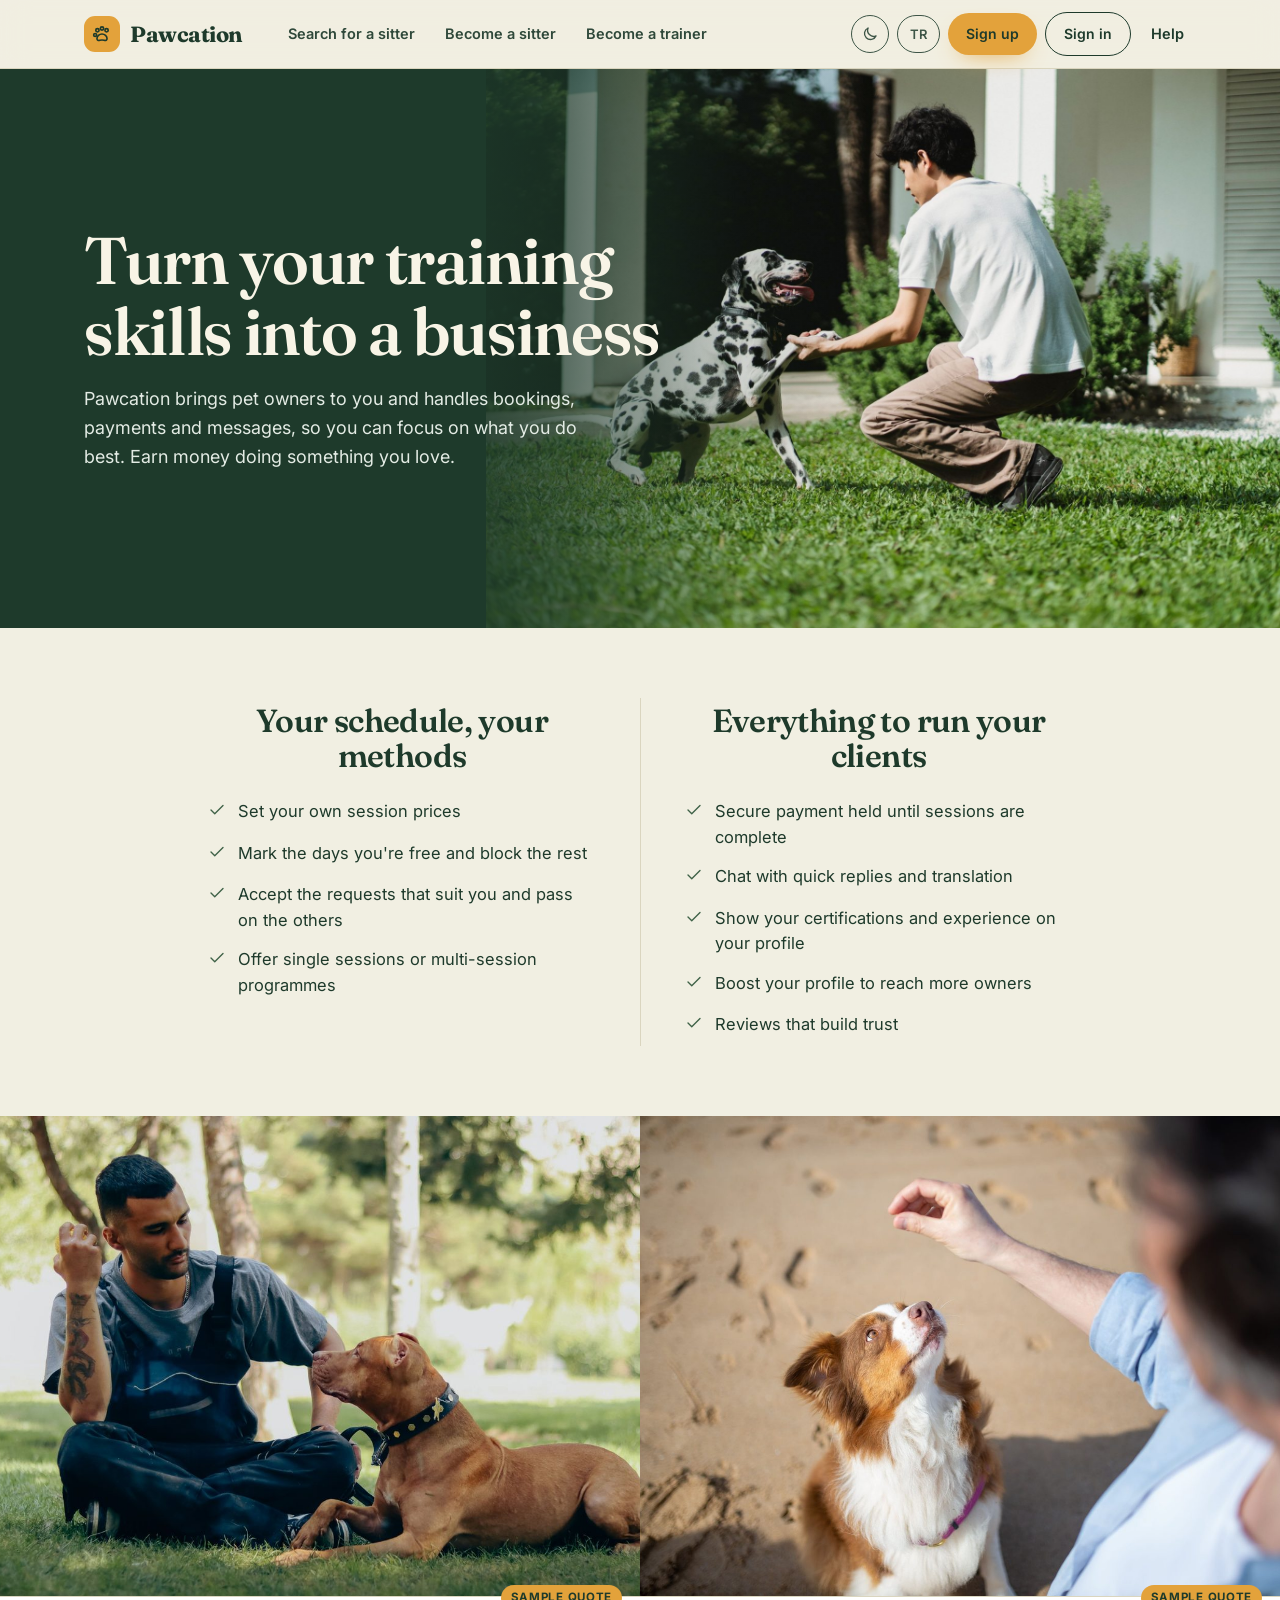
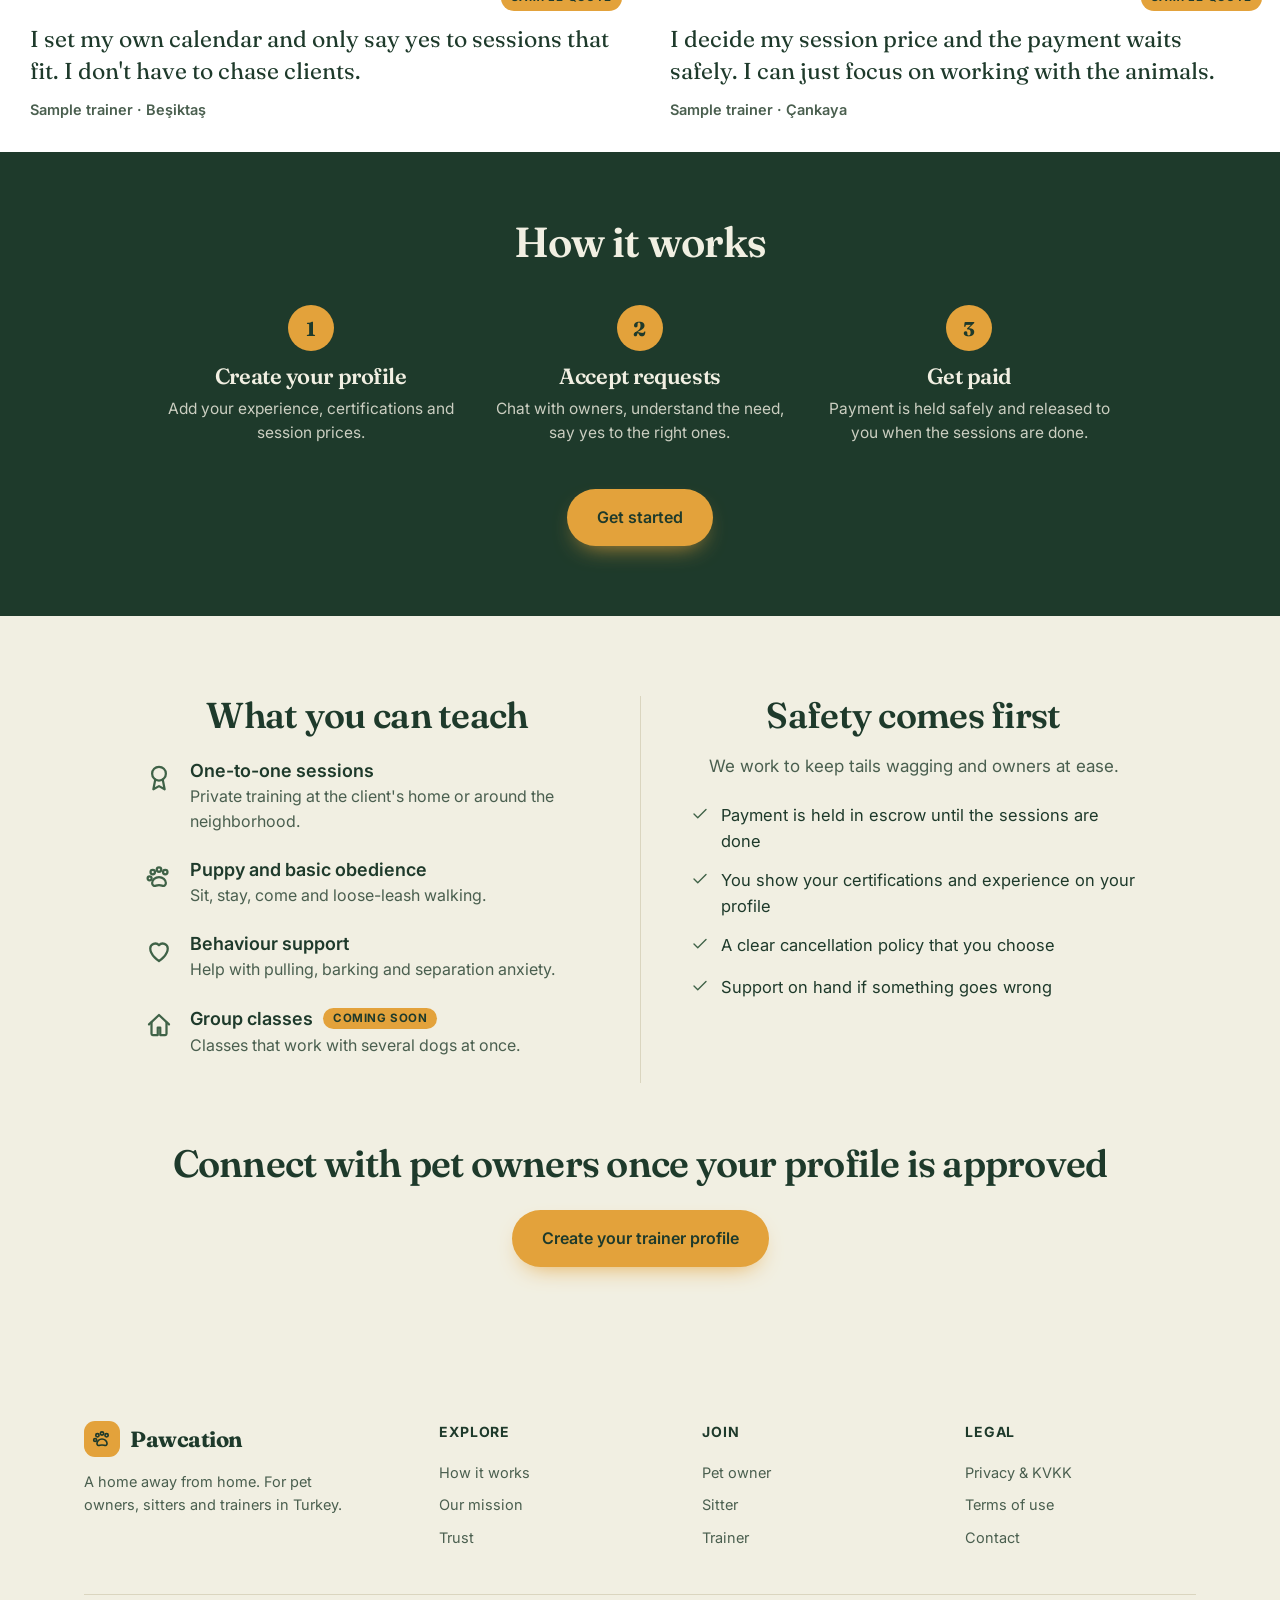
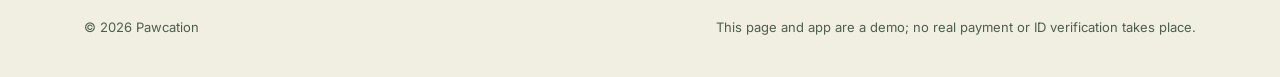
<file: become-trainer.html>
<!DOCTYPE html>
<html lang="tr">
<head>
<meta charset="UTF-8">
<meta name="viewport" content="width=device-width, initial-scale=1.0, viewport-fit=cover">
<meta name="theme-color" content="#1E3A2B">
<meta name="color-scheme" content="light dark">
<link rel="manifest" href="manifest.webmanifest">
<link rel="icon" type="image/png" href="icons/icon-192.png">
<link rel="apple-touch-icon" href="icons/apple-touch-icon.png">
<link rel="preconnect" href="https://fonts.googleapis.com">
<link href="https://fonts.googleapis.com/css2?family=Fraunces:ital,opsz,wght@0,9..144,400;0,9..144,500;0,9..144,600;0,9..144,700;1,9..144,500&family=Inter:wght@400;500;600;700&display=swap" rel="stylesheet">
<script>
(function(){
  var q=new URLSearchParams(location.search);
  if(q.get('sitter')){ location.replace('app.html'+location.search); return; }
  var P={theme:'auto'};
  try{ var r=JSON.parse(localStorage.getItem('pawcation.prefs')||'{}'); if(r.theme) P.theme=r.theme; if(r.motion) document.documentElement.dataset.motion='reduce'; }catch(e){}
  document.documentElement.dataset.theme=P.theme;
})();
</script>
<link rel="stylesheet" href="site.css?v=26">
<meta name="description" content="Pawcation ile eğitmen ol: kendi takviminle, sevdiğin işle kazan.">
<title>Pawcation — Eğitmen ol</title>
</head>
<body data-title-tr="Pawcation — Eğitmen ol" data-title-en="Pawcation — Become a trainer">
<a class="skip" href="#main" data-i="skip">Ana içeriğe geç</a>
<div class="progress" id="progress" aria-hidden="true"></div>
<header class="nav always" id="nav">
  <div class="wrap nav-in">
    <a class="brand" href="index.html" aria-label="Pawcation"><span class="mk" data-ic="paw"></span><span class="t">Pawcation</span></a>
    <nav class="nav-links nav-left" aria-label="Ana menü" id="navLinks">
      <a href="index.html#search" data-nav="search" data-i="nv_search">Search for a sitter</a>
      <a href="become-sitter.html" data-i="nv_sitter">Become a sitter</a>
      <a href="become-trainer.html" aria-current="page" data-i="nv_trainer">Become a trainer</a>
    </nav>
    <div class="nav-right">
      <button class="icon-btn" id="themeBtn" aria-label="Tema" data-ic="moon"></button>
      <button class="chip" id="langBtn" aria-label="Dil / Language">EN</button>
      <button class="btn btn-gold" data-auth="up" id="navCta" data-i="nv_signup">Sign up</button>
      <button class="btn btn-ghost hide-m" data-auth="in" data-i="nv_signin">Sign in</button>
      <a class="helplink hide-m" href="help.html" data-i="nv_help">Help</a>
      <button class="icon-btn burger" id="burger" aria-label="Menü" aria-expanded="false" data-ic="menu"></button>
    </div>
  </div>
</header>
<div class="mobile-menu" id="mobileMenu">
  <a href="index.html#search" data-nav="search" data-i="nv_search">Search for a sitter</a>
  <a href="become-sitter.html" data-i="nv_sitter">Become a sitter</a>
  <a href="become-trainer.html" data-i="nv_trainer">Become a trainer</a>
  <a href="about.html" data-i="ab_h">About</a>
  <a href="#" data-auth="up" data-i="nv_signup">Sign up</a>
  <a href="#" data-auth="in" data-i="nv_signin">Sign in</a>
  <a href="help.html" data-i="nv_help">Help</a>
</div>
<main id="main">
<section class="bshero">
  <img class="bshero-img" src="img/trainer-hero.jpg" alt="Köpeğinin patisini tutan bir eğitmen / A trainer shaking a dog's paw" width="1800" height="1200" fetchpriority="high" style="object-position:50% 55%">
  <div class="bshero-scrim" aria-hidden="true"></div>
  <div class="wrap bshero-in"><h1 data-i="bt_h1"></h1><p data-i="bt_sub"></p></div>
</section>
<section class="bscols"><div class="wrap bscols-in">
  <div class="bscol reveal"><h2 data-i="bt_c1h"></h2><ul class="cklist"><li><span class="ck" data-ic="check" data-s="18"></span><span data-i="bt_c1a"></span></li><li><span class="ck" data-ic="check" data-s="18"></span><span data-i="bt_c1b"></span></li><li><span class="ck" data-ic="check" data-s="18"></span><span data-i="bt_c1c"></span></li><li><span class="ck" data-ic="check" data-s="18"></span><span data-i="bt_c1d"></span></li></ul></div>
  <div class="bscol reveal"><h2 data-i="bt_c2h"></h2><ul class="cklist"><li><span class="ck" data-ic="check" data-s="18"></span><span data-i="bt_c2a"></span></li><li><span class="ck" data-ic="check" data-s="18"></span><span data-i="bt_c2b"></span></li><li><span class="ck" data-ic="check" data-s="18"></span><span data-i="bt_c2c"></span></li><li><span class="ck" data-ic="check" data-s="18"></span><span data-i="bt_c2d"></span></li><li><span class="ck" data-ic="check" data-s="18"></span><span data-i="bt_c2e"></span></li></ul></div>
</div></section>
<section class="bsphotos">
  <figure class="bsfig"><img src="img/trainer-2.jpg" alt="Köpeğiyle çimde oturan bir eğitmen / A trainer sitting with a dog on the grass" loading="lazy"><figcaption class="bsq"><span class="samp" data-i="bs_sample"></span><blockquote data-i="bt_q1"></blockquote><cite data-i="bt_qn1"></cite></figcaption></figure>
  <figure class="bsfig"><img src="img/trainer-3.jpg" alt="Elinde ödülle köpeğe komut öğreten bir eğitmen / A trainer teaching a dog with a treat" loading="lazy"><figcaption class="bsq"><span class="samp" data-i="bs_sample"></span><blockquote data-i="bt_q2"></blockquote><cite data-i="bt_qn2"></cite></figcaption></figure>
</section>
<section class="bshow"><div class="wrap">
  <h2 data-i="bs_how"></h2>
  <ol class="bssteps">
    <li><span class="n">1</span><h3 data-i="bt_s1"></h3><p data-i="bt_s1p"></p></li>
    <li><span class="n">2</span><h3 data-i="bt_s2"></h3><p data-i="bt_s2p"></p></li>
    <li><span class="n">3</span><h3 data-i="bt_s3"></h3><p data-i="bt_s3p"></p></li>
  </ol>
  <div class="center"><button class="btn btn-gold btn-lg" data-auth="up" data-role="trainer" data-i="bs_go"></button></div>
</div></section>
<section class="bsinfo"><div class="wrap bsinfo-in">
  <div class="bsl"><h2 data-i="bt_sv"></h2>
    <div class="srv"><span class="sic" data-ic="cert" data-s="30"></span><div><h3><span data-i="bt_sv1"></span></h3><p data-i="bt_sv1p"></p></div></div><div class="srv"><span class="sic" data-ic="paw" data-s="30"></span><div><h3><span data-i="bt_sv2"></span></h3><p data-i="bt_sv2p"></p></div></div><div class="srv"><span class="sic" data-ic="heart" data-s="30"></span><div><h3><span data-i="bt_sv3"></span></h3><p data-i="bt_sv3p"></p></div></div><div class="srv"><span class="sic" data-ic="home" data-s="30"></span><div><h3><span data-i="bt_sv4"></span><span class="badge" data-i="bs_soon"></span></h3><p data-i="bt_sv4p"></p></div></div>
  </div>
  <div class="bsr"><h2 data-i="bs_sf"></h2><p class="lead2" data-i="bs_sfp"></p><ul class="cklist"><li><span class="ck" data-ic="check" data-s="18"></span><span data-i="bt_sf1"></span></li><li><span class="ck" data-ic="check" data-s="18"></span><span data-i="bt_sf2"></span></li><li><span class="ck" data-ic="check" data-s="18"></span><span data-i="bt_sf3"></span></li><li><span class="ck" data-ic="check" data-s="18"></span><span data-i="bt_sf4"></span></li></ul></div>
</div>
<div class="bsend wrap"><h2 data-i="bt_end"></h2><button class="btn btn-gold btn-lg" data-auth="up" data-role="trainer" data-i="bt_end_b"></button></div></section>
</main>
<footer>
  <div class="wrap">
    <div class="ft">
      <div><a class="brand" href="index.html" style="color:var(--ink);padding:0"><span class="mk" data-ic="paw"></span>Pawcation</a><p style="margin-top:14px;max-width:280px" data-i="ft_t">Evden uzakta bir yuva. Türkiye'de evcil hayvan sahipleri, bakıcılar ve eğitmenler için.</p></div>
      <div><h4 data-i="ft1">Keşfet</h4><a href="index.html#nasil" data-i="nav_how">Nasıl çalışır</a><a href="about.html#misyon" data-i="nav_mission">Misyonumuz</a><a href="about.html#guven" data-i="nav_trust">Güven</a></div>
      <div><h4 data-i="ft2">Katıl</h4><a href="#" data-auth="up" data-role="owner" data-i="r1h">Evcil hayvan sahibi</a><a href="become-sitter.html" data-i="r2h">Bakıcı</a><a href="become-trainer.html" data-i="r3h">Eğitmen</a></div>
      <div><h4 data-i="ft3">Yasal</h4><button class="lnk" data-legal="privacy" data-i="lg_p">Gizlilik ve KVKK</button><button class="lnk" data-legal="terms" data-i="lg_t">Kullanım koşulları</button><button class="lnk" data-legal="contact" data-i="lg_c">İletişim</button></div>
    </div>
    <div class="copy"><span>© 2026 Pawcation</span><span data-i="ft_d">Bu sayfa ve uygulama bir demodur; gerçek ödeme ya da kimlik doğrulama yapılmaz.</span></div>
  </div>
</footer>
<!-- AUTH MODAL -->
<div class="ov" id="authOv" role="presentation">
  <div class="modal" role="dialog" aria-modal="true" aria-labelledby="authTitle" id="authModal">
    <div class="m-top">
      <button class="m-x" data-close aria-label="Kapat" data-ic="x" data-s="18"></button>
      <div class="brand"><span class="mk" data-ic="paw"></span>Pawcation</div>
      <h3 id="authTitle"></h3><p id="authSub"></p>
    </div>
    <div class="m-body" id="authBody"></div>
  </div>
</div>
<div class="ov" id="legalOv" role="presentation">
  <div class="modal" role="dialog" aria-modal="true" aria-labelledby="legalTitle">
    <div class="m-top"><button class="m-x" data-close aria-label="Kapat" data-ic="x" data-s="18"></button><h3 id="legalTitle"></h3></div>
    <div class="legal-body" id="legalBody" style="padding-top:20px"></div>
  </div>
</div>
<div class="toast" id="toast" role="status" aria-live="polite"></div>


<script src="site.js?v=26"></script>
</body>
</html>
</file>
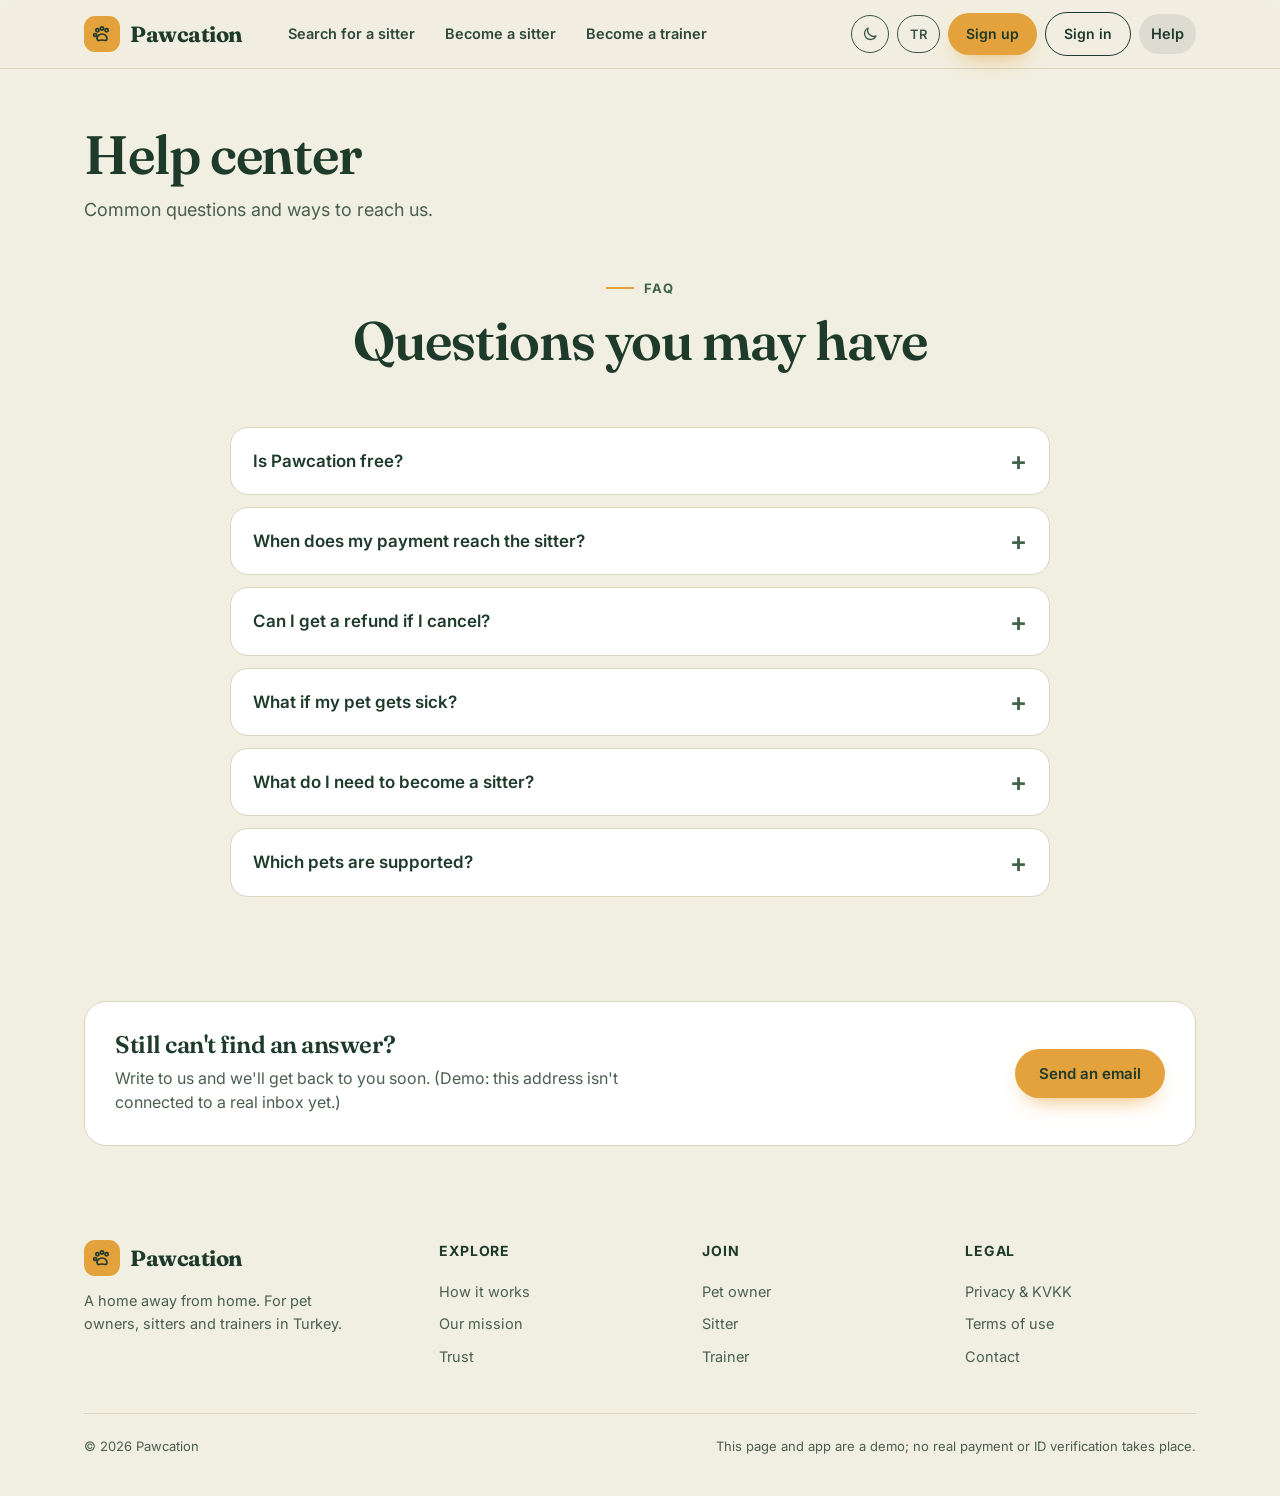
<file: help.html>
<!DOCTYPE html>
<html lang="tr">
<head>
<meta charset="UTF-8">
<meta name="viewport" content="width=device-width, initial-scale=1.0, viewport-fit=cover">
<meta name="theme-color" content="#1E3A2B">
<meta name="color-scheme" content="light dark">
<link rel="manifest" href="manifest.webmanifest">
<link rel="icon" type="image/png" href="icons/icon-192.png">
<link rel="apple-touch-icon" href="icons/apple-touch-icon.png">
<link rel="preconnect" href="https://fonts.googleapis.com">
<link href="https://fonts.googleapis.com/css2?family=Fraunces:ital,opsz,wght@0,9..144,400;0,9..144,500;0,9..144,600;0,9..144,700;1,9..144,500&family=Inter:wght@400;500;600;700&display=swap" rel="stylesheet">
<script>
(function(){
  var q=new URLSearchParams(location.search);
  if(q.get('sitter')){ location.replace('app.html'+location.search); return; }
  var P={theme:'auto'};
  try{ var r=JSON.parse(localStorage.getItem('pawcation.prefs')||'{}'); if(r.theme) P.theme=r.theme; if(r.motion) document.documentElement.dataset.motion='reduce'; }catch(e){}
  document.documentElement.dataset.theme=P.theme;
})();
</script>
<link rel="stylesheet" href="site.css?v=26">
<meta name="description" content="Pawcation yardım merkezi ve sık sorulan sorular.">
<title>Pawcation — Yardım</title>
</head>
<body data-title-tr="Pawcation — Yardım" data-title-en="Pawcation — Help">
<a class="skip" href="#main" data-i="skip">Ana içeriğe geç</a>
<div class="progress" id="progress" aria-hidden="true"></div>
<header class="nav always" id="nav">
  <div class="wrap nav-in">
    <a class="brand" href="index.html" aria-label="Pawcation"><span class="mk" data-ic="paw"></span><span class="t">Pawcation</span></a>
    <nav class="nav-links nav-left" aria-label="Ana menü" id="navLinks">
      <a href="index.html#search" data-nav="search" data-i="nv_search">Search for a sitter</a>
      <a href="become-sitter.html" data-i="nv_sitter">Become a sitter</a>
      <a href="become-trainer.html" data-i="nv_trainer">Become a trainer</a>
    </nav>
    <div class="nav-right">
      <button class="icon-btn" id="themeBtn" aria-label="Tema" data-ic="moon"></button>
      <button class="chip" id="langBtn" aria-label="Dil / Language">EN</button>
      <button class="btn btn-gold" data-auth="up" id="navCta" data-i="nv_signup">Sign up</button>
      <button class="btn btn-ghost hide-m" data-auth="in" data-i="nv_signin">Sign in</button>
      <a class="helplink hide-m" href="help.html" aria-current="page" data-i="nv_help">Help</a>
      <button class="icon-btn burger" id="burger" aria-label="Menü" aria-expanded="false" data-ic="menu"></button>
    </div>
  </div>
</header>
<div class="mobile-menu" id="mobileMenu">
  <a href="index.html#search" data-nav="search" data-i="nv_search">Search for a sitter</a>
  <a href="become-sitter.html" data-i="nv_sitter">Become a sitter</a>
  <a href="become-trainer.html" data-i="nv_trainer">Become a trainer</a>
  <a href="about.html" data-i="ab_h">About</a>
  <a href="#" data-auth="up" data-i="nv_signup">Sign up</a>
  <a href="#" data-auth="in" data-i="nv_signin">Sign in</a>
  <a href="help.html" data-i="nv_help">Help</a>
</div>
<main id="main">
<section class="pagehead"><div class="wrap"><h1 data-i="hp_h"></h1><p data-i="hp_p"></p></div></section>
<section id="sss" style="padding-top:20px">
  <div class="wrap">
    <div class="head center reveal"><div class="kicker" data-i="nav_faq">SSS</div><h2 data-i="fq_h">Aklına takılanlar</h2></div>
    <div class="faq reveal" id="faq"></div>
  </div>
</section>
<section style="padding:0 0 30px"><div class="wrap"><div class="helpcard reveal"><div><h3 data-i="hp_c_h">Still can't find an answer?</h3><p data-i="hp_c_p"></p></div><a class="btn btn-gold" href="mailto:hello@pawcation.example" data-i="hp_c_b">Send an email</a></div></div></section>
</main>
<footer>
  <div class="wrap">
    <div class="ft">
      <div><a class="brand" href="index.html" style="color:var(--ink);padding:0"><span class="mk" data-ic="paw"></span>Pawcation</a><p style="margin-top:14px;max-width:280px" data-i="ft_t">Evden uzakta bir yuva. Türkiye'de evcil hayvan sahipleri, bakıcılar ve eğitmenler için.</p></div>
      <div><h4 data-i="ft1">Keşfet</h4><a href="index.html#nasil" data-i="nav_how">Nasıl çalışır</a><a href="about.html#misyon" data-i="nav_mission">Misyonumuz</a><a href="about.html#guven" data-i="nav_trust">Güven</a></div>
      <div><h4 data-i="ft2">Katıl</h4><a href="#" data-auth="up" data-role="owner" data-i="r1h">Evcil hayvan sahibi</a><a href="become-sitter.html" data-i="r2h">Bakıcı</a><a href="become-trainer.html" data-i="r3h">Eğitmen</a></div>
      <div><h4 data-i="ft3">Yasal</h4><button class="lnk" data-legal="privacy" data-i="lg_p">Gizlilik ve KVKK</button><button class="lnk" data-legal="terms" data-i="lg_t">Kullanım koşulları</button><button class="lnk" data-legal="contact" data-i="lg_c">İletişim</button></div>
    </div>
    <div class="copy"><span>© 2026 Pawcation</span><span data-i="ft_d">Bu sayfa ve uygulama bir demodur; gerçek ödeme ya da kimlik doğrulama yapılmaz.</span></div>
  </div>
</footer>
<!-- AUTH MODAL -->
<div class="ov" id="authOv" role="presentation">
  <div class="modal" role="dialog" aria-modal="true" aria-labelledby="authTitle" id="authModal">
    <div class="m-top">
      <button class="m-x" data-close aria-label="Kapat" data-ic="x" data-s="18"></button>
      <div class="brand"><span class="mk" data-ic="paw"></span>Pawcation</div>
      <h3 id="authTitle"></h3><p id="authSub"></p>
    </div>
    <div class="m-body" id="authBody"></div>
  </div>
</div>
<div class="ov" id="legalOv" role="presentation">
  <div class="modal" role="dialog" aria-modal="true" aria-labelledby="legalTitle">
    <div class="m-top"><button class="m-x" data-close aria-label="Kapat" data-ic="x" data-s="18"></button><h3 id="legalTitle"></h3></div>
    <div class="legal-body" id="legalBody" style="padding-top:20px"></div>
  </div>
</div>
<div class="toast" id="toast" role="status" aria-live="polite"></div>


<script src="site.js?v=26"></script>
</body>
</html>
</file>
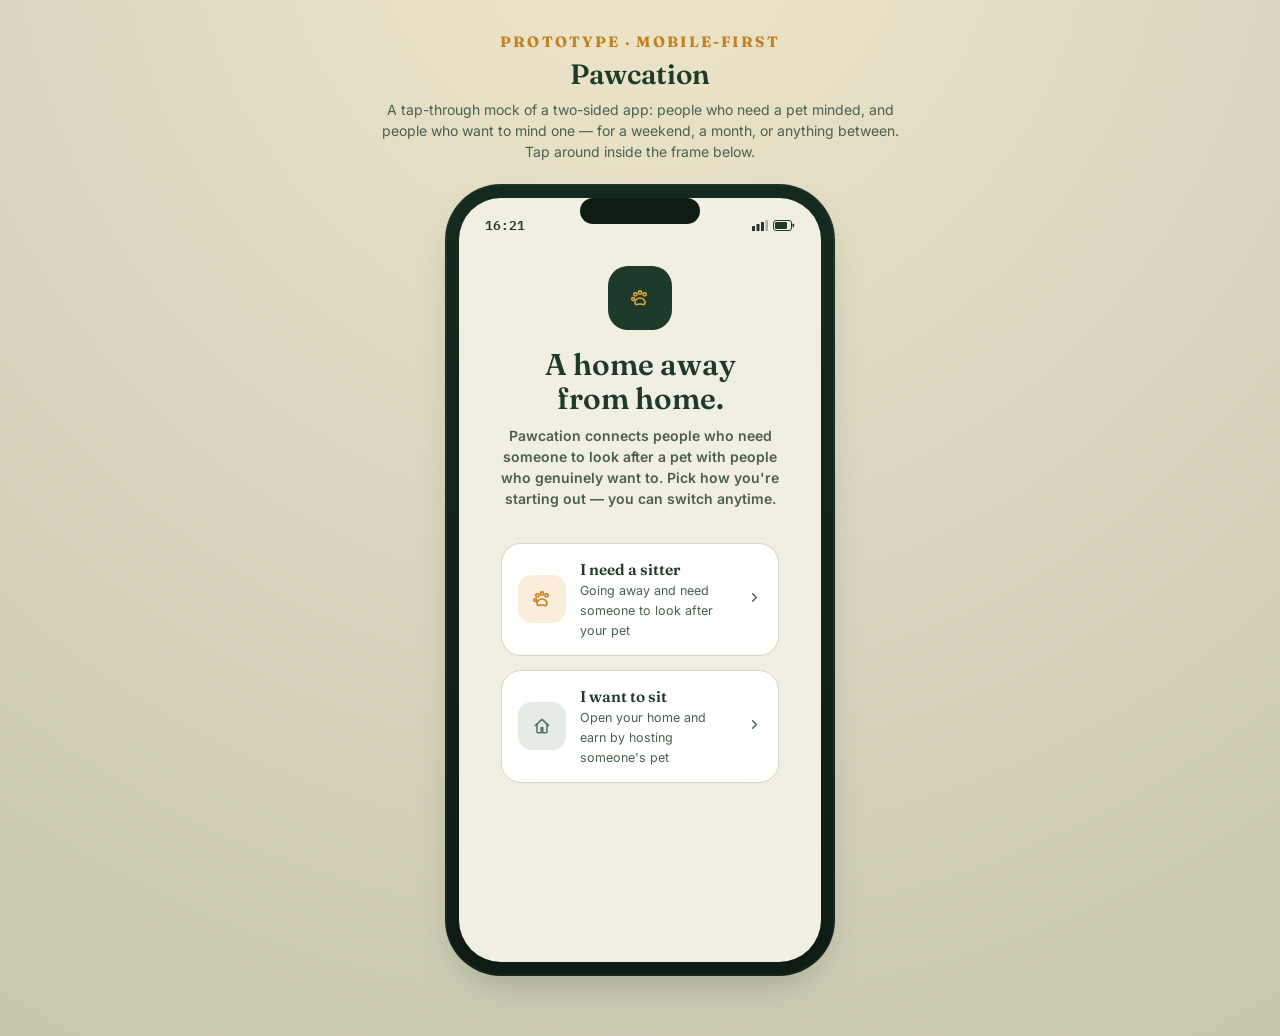
<file: pawcation.html>
<!DOCTYPE html>
<html lang="en">
<head>
<meta charset="UTF-8">
<meta name="viewport" content="width=device-width, initial-scale=1.0">
<title>Pawcation — mock</title>
<link rel="preconnect" href="https://fonts.googleapis.com">
<link href="https://fonts.googleapis.com/css2?family=Fraunces:ital,opsz,wght@0,9..144,400;0,9..144,500;0,9..144,600;0,9..144,700;1,9..144,500&family=Inter:wght@400;500;600;700&family=IBM+Plex+Mono:wght@400;500;600&display=swap" rel="stylesheet">
<style>
  :root{
    --ink:#1E3A2B;
    --ink-soft:#4A5F4F;
    --canvas:#F1EFE2;
    --paper:#FFFFFF;
    --line:#DAD5BF;
    --gold:#E3A23B;
    --gold-deep:#C67F1E;
    --moss:#6E8F72;
    --moss-deep:#4F7256;
    --stamp:#C1442E;
    --shadow: 0 18px 40px -18px rgba(30,58,43,0.35);
  }
  *{box-sizing:border-box; -webkit-tap-highlight-color:transparent;}
  html,body{margin:0;padding:0;}
  body{
    background: radial-gradient(circle at 50% -10%, #EFE6C8 0%, #DCD8C1 45%, #C9C6AE 100%);
    min-height:100vh;
    display:flex;
    flex-direction:column;
    align-items:center;
    justify-content:flex-start;
    font-family:'Inter',sans-serif;
    color:var(--ink);
    padding:32px 16px 60px;
  }
  .lede{
    text-align:center;
    max-width:520px;
    margin-bottom:22px;
  }
  .lede .word{
    font-family:'Fraunces',serif;
    font-weight:700;
    font-size:15px;
    letter-spacing:.14em;
    text-transform:uppercase;
    color:var(--gold-deep);
  }
  .lede h1{
    font-family:'Fraunces',serif;
    font-size:28px;
    font-weight:600;
    margin:6px 0 8px;
  }
  .lede p{
    font-size:14px;
    color:var(--ink-soft);
    line-height:1.5;
    margin:0;
  }

  /* ---------- phone frame ---------- */
  .device{
    width:390px;
    max-width:94vw;
    height:844px;
    max-height:88vh;
    background: linear-gradient(180deg,#152A1E,#0E1C14);
    border-radius:56px;
    padding:14px;
    box-shadow: var(--shadow), inset 0 0 0 2px rgba(255,255,255,0.04);
    position:relative;
  }
  .screen-wrap{
    width:100%;
    height:100%;
    background:var(--canvas);
    border-radius:42px;
    overflow:hidden;
    position:relative;
    display:flex;
    flex-direction:column;
  }
  .notch{
    position:absolute;
    top:14px; left:50%; transform:translateX(-50%);
    width:120px; height:26px;
    background:#0E1C14;
    border-radius:16px;
    z-index:50;
  }
  .statusbar{
    display:flex; justify-content:space-between; align-items:center;
    padding:16px 26px 4px;
    font-family:'IBM Plex Mono',monospace;
    font-size:13px;
    font-weight:600;
    color:var(--ink);
    flex-shrink:0;
  }
  .statusbar .icons{display:flex; gap:5px; align-items:center;}

  /* ---------- top bar / mode switch ---------- */
  .topbar{
    padding:6px 20px 14px;
    flex-shrink:0;
  }
  .topbar-row{
    display:flex; align-items:center; justify-content:space-between; gap:10px;
    margin-bottom:12px;
  }
  .brand{
    display:flex; align-items:center; gap:8px;
    font-family:'Fraunces',serif; font-weight:700; font-size:19px;
  }
  .brand .mark{
    width:30px;height:30px;border-radius:9px;
    background:var(--ink);
    display:flex;align-items:center;justify-content:center;
    color:var(--gold);
  }
  .backbtn{
    width:34px;height:34px;border-radius:50%;
    background:var(--paper);
    display:flex;align-items:center;justify-content:center;
    border:1px solid var(--line);
    cursor:pointer;
    flex-shrink:0;
  }
  .modeswitch{
    display:flex;
    background:rgba(30,58,43,0.08);
    border-radius:999px;
    padding:3px;
    gap:2px;
  }
  .modeswitch button{
    border:none; background:transparent;
    font-family:'Inter',sans-serif; font-size:12.5px; font-weight:600;
    padding:8px 14px; border-radius:999px;
    color:var(--ink-soft);
    cursor:pointer;
    transition:.2s;
  }
  .modeswitch button.active{
    background:var(--ink); color:var(--canvas);
  }

  /* ---------- content area ---------- */
  .content{
    flex:1;
    overflow-y:auto;
    padding:0 20px 100px;
  }
  .content::-webkit-scrollbar{display:none;}
  h2.title{
    font-family:'Fraunces',serif; font-weight:600; font-size:24px;
    margin:2px 0 4px;
  }
  .subtitle{
    font-size:13.5px; color:var(--ink-soft); margin:0 0 18px; line-height:1.5;
  }

  /* ---------- search ---------- */
  .searchbar{
    display:flex; align-items:center; gap:10px;
    background:var(--paper);
    border:1px solid var(--line);
    border-radius:16px;
    padding:12px 14px;
    margin-bottom:16px;
  }
  .searchbar input{
    border:none; outline:none; background:transparent;
    font-family:'Inter',sans-serif; font-size:14px; color:var(--ink);
    width:100%;
  }
  .searchbar input::placeholder{color:#9CA694;}

  .chiprow{display:flex; gap:8px; overflow-x:auto; margin-bottom:18px; padding-bottom:2px;}
  .chiprow::-webkit-scrollbar{display:none;}
  .chip{
    flex-shrink:0;
    font-size:12.5px; font-weight:600;
    padding:8px 14px; border-radius:999px;
    background:var(--paper); border:1px solid var(--line);
    color:var(--ink-soft);
    cursor:pointer;
    white-space:nowrap;
  }
  .chip.active{ background:var(--moss); border-color:var(--moss); color:#fff; }

  /* ---------- sitter / pet cards ---------- */
  .card{
    background:var(--paper);
    border:1px solid var(--line);
    border-radius:20px;
    padding:14px;
    margin-bottom:14px;
    display:flex; gap:12px;
    cursor:pointer;
    transition:transform .15s ease;
  }
  .card:active{ transform:scale(0.98); }
  .thumb{
    width:78px;height:78px;border-radius:14px;flex-shrink:0;
    background-size:cover; background-position:center;
    display:flex; align-items:flex-end; justify-content:flex-end;
  }
  .card-body{flex:1; min-width:0;}
  .card-toprow{display:flex; justify-content:space-between; align-items:flex-start; gap:6px;}
  .card-name{font-family:'Fraunces',serif; font-weight:600; font-size:16px;}
  .rating{
    display:flex; align-items:center; gap:3px;
    font-family:'IBM Plex Mono',monospace; font-size:12px; font-weight:600;
    color:var(--gold-deep); flex-shrink:0;
  }
  .card-loc{font-size:12.5px; color:var(--ink-soft); margin:2px 0 6px; display:flex; align-items:center; gap:4px;}
  .tagrow{display:flex; gap:6px; flex-wrap:wrap; margin-bottom:6px;}
  .tag{
    font-size:11px; font-weight:600; color:var(--moss-deep);
    background:rgba(110,143,114,0.14);
    padding:3px 8px; border-radius:8px;
  }
  .price{font-family:'IBM Plex Mono',monospace; font-weight:600; font-size:13.5px;}
  .price span{color:var(--ink-soft); font-weight:400; font-size:11.5px;}

  /* ---------- section label ---------- */
  .section-label{
    font-family:'IBM Plex Mono',monospace;
    font-size:11px; font-weight:600; letter-spacing:.1em; text-transform:uppercase;
    color:var(--ink-soft); margin:22px 0 10px;
  }

  /* ---------- onboarding ---------- */
  .onboard{
    height:100%; display:flex; flex-direction:column; justify-content:center;
    padding:0 22px 60px; text-align:center;
  }
  .onboard .mark-lg{
    width:64px;height:64px;border-radius:20px; background:var(--ink); color:var(--gold);
    display:flex;align-items:center;justify-content:center; margin:0 auto 18px;
  }
  .onboard h1{
    font-family:'Fraunces',serif; font-size:30px; font-weight:600; margin:0 0 8px; line-height:1.15;
  }
  .onboard p.tag{
    font-size:14px; color:var(--ink-soft); line-height:1.5; margin:0 0 34px;
    background:transparent; padding:0;
  }
  .roleoption{
    display:flex; align-items:center; gap:14px; text-align:left;
    background:var(--paper); border:1.5px solid var(--line); border-radius:20px;
    padding:16px; margin-bottom:14px; cursor:pointer;
  }
  .roleoption .ricon{
    width:48px;height:48px;border-radius:14px; flex-shrink:0;
    display:flex;align-items:center;justify-content:center;
  }
  .roleoption.owner .ricon{ background:rgba(227,162,59,0.18); color:var(--gold-deep); }
  .roleoption.sitter .ricon{ background:rgba(110,143,114,0.18); color:var(--moss-deep); }
  .roleoption strong{font-family:'Fraunces',serif; font-size:15.5px; font-weight:600; display:block;}
  .roleoption span{font-size:12.5px; color:var(--ink-soft);}

  /* ---------- buttons ---------- */
  .btn{
    display:flex; align-items:center; justify-content:center; gap:8px;
    font-family:'Inter',sans-serif; font-weight:600; font-size:14.5px;
    padding:15px; border-radius:16px; border:none; cursor:pointer; width:100%;
  }
  .btn-primary{ background:var(--ink); color:var(--canvas); }
  .btn-primary:active{ background:#132a1d; }
  .btn-ghost{ background:transparent; color:var(--ink); border:1.5px solid var(--line); }
  .btn:disabled{ opacity:.45; cursor:not-allowed; }

  /* ---------- detail screen ---------- */
  .hero-img{
    height:230px; width:100%; background-size:cover; background-position:center;
    border-radius:0 0 28px 28px; position:relative; flex-shrink:0;
  }
  .hero-fade{position:absolute; inset:0; background:linear-gradient(180deg, rgba(0,0,0,0) 40%, rgba(14,26,18,0.55) 100%); border-radius:0 0 28px 28px;}
  .hero-topbtn{
    position:absolute; top:16px; width:34px;height:34px;border-radius:50%;
    background:rgba(255,255,255,0.85); backdrop-filter:blur(4px);
    display:flex;align-items:center;justify-content:center;
  }
  .hero-caption{
    position:absolute; bottom:14px; left:20px; right:20px; color:#fff;
  }
  .hero-caption h2{font-family:'Fraunces',serif; font-size:22px; font-weight:600; margin:0 0 2px;}
  .hero-caption .loc{font-size:12.5px; opacity:.9; display:flex; gap:4px; align-items:center;}

  .statrow{ display:flex; gap:10px; margin:16px 0 6px; }
  .stat{
    flex:1; background:var(--paper); border:1px solid var(--line); border-radius:14px;
    padding:10px; text-align:center;
  }
  .stat b{display:block; font-family:'Fraunces',serif; font-size:16px;}
  .stat span{font-size:10.5px; color:var(--ink-soft); text-transform:uppercase; letter-spacing:.06em;}

  .bio{ font-size:13.5px; line-height:1.6; color:var(--ink-soft); margin:14px 0; }

  .reviewcard{
    background:var(--paper); border:1px solid var(--line); border-radius:16px; padding:12px 14px; margin-bottom:10px;
  }
  .reviewcard .rh{display:flex; justify-content:space-between; font-size:12.5px; font-weight:600; margin-bottom:4px;}
  .reviewcard p{font-size:12.5px; color:var(--ink-soft); margin:0; line-height:1.5;}

  .stickybar{
    position:sticky; bottom:0; background:linear-gradient(0deg, var(--canvas) 60%, rgba(241,239,226,0));
    padding:18px 0 6px; display:flex; align-items:center; gap:12px;
  }
  .stickybar .pricebox{flex-shrink:0;}
  .stickybar .pricebox b{font-family:'IBM Plex Mono',monospace; font-size:17px;}
  .stickybar .pricebox span{display:block; font-size:11px; color:var(--ink-soft);}

  /* ---------- form ---------- */
  .field{ margin-bottom:14px; }
  .field label{ font-size:12px; font-weight:600; color:var(--ink-soft); display:block; margin-bottom:6px; text-transform:uppercase; letter-spacing:.05em;}
  .field input, .field select, .field textarea{
    width:100%; border:1.5px solid var(--line); border-radius:12px; padding:12px 13px;
    font-family:'Inter',sans-serif; font-size:14px; color:var(--ink); background:var(--paper);
    outline:none;
  }
  .field textarea{resize:vertical; min-height:70px;}
  .field-row{display:flex; gap:10px;}
  .field-row .field{flex:1;}

  /* ---------- ticket / pawcation pass ---------- */
  .ticket{
    background:var(--paper);
    border-radius:22px;
    position:relative;
    box-shadow: 0 14px 30px -14px rgba(30,58,43,0.3);
    margin-bottom:18px;
    overflow:visible;
  }
  .ticket-top{ padding:20px 20px 16px; position:relative; }
  .ticket-brand{ display:flex; justify-content:space-between; align-items:center; margin-bottom:14px;}
  .ticket-brand .tb-name{ font-family:'Fraunces',serif; font-weight:700; font-size:15px;}
  .stampbadge{
    font-family:'IBM Plex Mono',monospace; font-size:10.5px; font-weight:700;
    color:var(--stamp); border:1.5px solid var(--stamp); border-radius:8px;
    padding:3px 8px; transform:rotate(-6deg); letter-spacing:.05em;
  }
  .ticket-route{ display:flex; align-items:center; gap:10px; margin-bottom:14px;}
  .ticket-route .pt{flex:1;}
  .ticket-route .pt b{display:block; font-family:'IBM Plex Mono',monospace; font-size:19px;}
  .ticket-route .pt span{font-size:10.5px; color:var(--ink-soft); text-transform:uppercase; letter-spacing:.05em;}
  .ticket-route .dots{flex:1; border-top:2px dotted var(--line); position:relative; top:-2px;}
  .ticket-grid{ display:grid; grid-template-columns:1fr 1fr 1fr; gap:10px; }
  .ticket-grid div span{display:block; font-size:9.5px; color:var(--ink-soft); text-transform:uppercase; letter-spacing:.05em; margin-bottom:3px;}
  .ticket-grid div b{font-family:'IBM Plex Mono',monospace; font-size:12.5px;}
  .tear{
    position:relative; height:0; border-top:2px dashed var(--line); margin:0 0;
  }
  .tear::before, .tear::after{
    content:''; position:absolute; top:-11px; width:22px; height:22px; border-radius:50%;
    background: #DCD8C1;
  }
  .tear::before{ left:-31px; }
  .tear::after{ right:-31px; }
  .ticket-bottom{ padding:16px 20px 20px; display:flex; justify-content:space-between; align-items:center;}
  .ticket-code{ font-family:'IBM Plex Mono',monospace; font-size:11px; color:var(--ink-soft); letter-spacing:.05em;}
  .pawstamp{ color:var(--moss-deep); }

  .emptystate{ text-align:center; padding:60px 20px; color:var(--ink-soft); }
  .emptystate .ico{ margin-bottom:14px; opacity:.5; }
  .emptystate h3{font-family:'Fraunces',serif; font-size:17px; color:var(--ink); margin:0 0 6px;}
  .emptystate p{font-size:13px; margin:0;}

  /* ---------- messages ---------- */
  .msgrow{ display:flex; gap:12px; align-items:center; padding:12px 0; border-bottom:1px solid var(--line); cursor:pointer;}
  .avatar{ width:46px;height:46px;border-radius:50%; background-size:cover; background-position:center; flex-shrink:0; }
  .msgrow .mbody{flex:1; min-width:0;}
  .msgrow .mtop{display:flex; justify-content:space-between; font-size:13.5px;}
  .msgrow .mtop b{font-weight:600;}
  .msgrow .mtop span{font-size:11px; color:var(--ink-soft);}
  .msgrow p{margin:2px 0 0; font-size:12.5px; color:var(--ink-soft); white-space:nowrap; overflow:hidden; text-overflow:ellipsis;}
  .unreaddot{width:8px; height:8px; border-radius:50%; background:var(--stamp); flex-shrink:0;}

  /* ---------- profile ---------- */
  .profile-head{ text-align:center; padding:10px 0 20px; }
  .profile-head .avatar{ width:84px; height:84px; margin:0 auto 12px; }
  .profile-head h2{ font-family:'Fraunces',serif; font-size:20px; margin:0 0 2px;}
  .profile-head p{ font-size:12.5px; color:var(--ink-soft); margin:0;}
  .profile-row{
    display:flex; align-items:center; justify-content:space-between;
    background:var(--paper); border:1px solid var(--line); padding:15px 16px; border-radius:16px; margin-bottom:10px;
    font-size:13.5px; font-weight:500; cursor:pointer;
  }
  .profile-row .left{display:flex; align-items:center; gap:12px;}

  /* ---------- bottom nav ---------- */
  .bottomnav{
    position:absolute; bottom:0; left:0; right:0;
    background:rgba(255,255,255,0.92); backdrop-filter:blur(10px);
    border-top:1px solid var(--line);
    display:flex; padding:10px 10px 22px;
    border-radius:0 0 42px 42px;
  }
  .navitem{
    flex:1; display:flex; flex-direction:column; align-items:center; gap:4px;
    color:#A2A891; cursor:pointer; font-size:10.5px; font-weight:600;
  }
  .navitem.active{ color:var(--ink); }

  /* toast */
  .toast{
    position:absolute; left:20px; right:20px; bottom:100px;
    background:var(--ink); color:var(--canvas);
    padding:14px 16px; border-radius:14px;
    display:flex; align-items:center; gap:10px;
    font-size:13px; font-weight:500;
    box-shadow:0 10px 24px rgba(0,0,0,0.25);
    z-index:80;
    opacity:0; transform:translateY(10px); pointer-events:none;
    transition:.25s ease;
  }
  .toast.show{ opacity:1; transform:translateY(0); }

  .fade-in{ animation: fadein .25s ease; }
  @keyframes fadein{ from{opacity:0; transform:translateY(6px);} to{opacity:1; transform:translateY(0);} }

  /* ---------- trust banner ---------- */
  .trustnote{
    display:flex; gap:10px; background:rgba(110,143,114,0.12);
    border:1px solid rgba(110,143,114,0.3); border-radius:14px;
    padding:12px 14px; font-size:12px; line-height:1.5; color:var(--moss-deep);
    margin-bottom:18px;
  }
  .trustnote svg{flex-shrink:0; margin-top:1px;}

  .statuspill{
    display:inline-flex; align-items:center; gap:6px;
    font-size:11.5px; font-weight:700; letter-spacing:.03em;
    padding:6px 12px; border-radius:999px; margin-bottom:18px;
  }
  .statuspill.unverified{ background:rgba(193,68,46,0.12); color:var(--stamp); }
  .statuspill.pending{ background:rgba(227,162,59,0.16); color:var(--gold-deep); }
  .statuspill.verified{ background:rgba(110,143,114,0.16); color:var(--moss-deep); }
  .statuspill .dot{ width:6px;height:6px;border-radius:50%; background:currentColor; }

  .upload-tile{
    position:relative;
    aspect-ratio:1/1;
    border-radius:18px;
    border:1.5px dashed var(--line);
    background:var(--paper);
    background-size:cover; background-position:center;
    display:flex; flex-direction:column; align-items:center; justify-content:center;
    gap:6px; cursor:pointer; overflow:hidden;
    color:var(--ink-soft);
  }
  .upload-tile.filled{ border-style:solid; border-color:var(--moss); }
  .upload-tile.filled .uplabel{
    position:absolute; bottom:0; left:0; right:0;
    background:linear-gradient(0deg, rgba(14,26,18,0.75), rgba(14,26,18,0));
    color:#fff; padding:20px 8px 8px; font-size:11px; font-weight:600; text-align:center;
  }
  .upload-tile .uplabel-empty{ font-size:11.5px; font-weight:600; text-align:center; padding:0 8px; }
  .upload-tile input[type=file]{ position:absolute; inset:0; opacity:0; cursor:pointer; }
  .upload-tile .checkmark{
    position:absolute; top:8px; right:8px; width:22px;height:22px;border-radius:50%;
    background:var(--moss); color:#fff; display:flex; align-items:center; justify-content:center;
  }
  .upload-grid{ display:grid; grid-template-columns:1fr 1fr; gap:12px; margin-bottom:8px; }
  .upload-grid .full{ grid-column:1/-1; }

  /* ---------- credit card visual ---------- */
  .cc-visual{
    aspect-ratio:1.586/1;
    border-radius:20px;
    background: linear-gradient(135deg, #1E3A2B 0%, #2C4A36 55%, #3E5C45 100%);
    color:#F1EFE2;
    padding:20px 22px;
    display:flex; flex-direction:column; justify-content:space-between;
    position:relative; overflow:hidden;
    margin-bottom:20px;
    box-shadow: var(--shadow);
  }
  .cc-visual::after{
    content:''; position:absolute; width:200px; height:200px; border-radius:50%;
    background:radial-gradient(circle, rgba(227,162,59,0.25), transparent 70%);
    top:-80px; right:-60px;
  }
  .cc-top{ display:flex; justify-content:space-between; align-items:flex-start; z-index:1; }
  .cc-chip{ width:38px; height:28px; border-radius:6px; background:linear-gradient(135deg,#E3A23B,#C67F1E); }
  .cc-brand{ font-family:'Fraunces',serif; font-weight:600; font-size:14px; opacity:.9; }
  .cc-number{ font-family:'IBM Plex Mono',monospace; font-size:19px; letter-spacing:.12em; z-index:1; }
  .cc-bottom{ display:flex; justify-content:space-between; align-items:flex-end; z-index:1; }
  .cc-bottom div span{ display:block; font-size:8.5px; opacity:.7; text-transform:uppercase; letter-spacing:.08em; margin-bottom:2px;}
  .cc-bottom div b{ font-family:'IBM Plex Mono',monospace; font-size:12.5px; font-weight:500; }

  .savedcard{
    display:flex; align-items:center; gap:12px;
    background:var(--paper); border:1px solid var(--line); border-radius:16px;
    padding:14px; margin-bottom:10px;
  }
  .savedcard .ccmini{
    width:44px; height:30px; border-radius:6px; flex-shrink:0;
    background:linear-gradient(135deg, #1E3A2B, #3E5C45);
    display:flex; align-items:center; justify-content:center; color:var(--gold);
  }
  .savedcard b{ font-size:13.5px; display:block; }
  .savedcard span{ font-size:11.5px; color:var(--ink-soft); }
  .secure-note{
    display:flex; align-items:center; gap:8px; font-size:11.5px; color:var(--ink-soft);
    margin-top:2px; margin-bottom:18px;
  }

  /* ---------- pet grid ---------- */
  .petgrid{ display:grid; grid-template-columns:1fr 1fr; gap:12px; margin-bottom:14px; }
  .petcard{
    background:var(--paper); border:1px solid var(--line); border-radius:18px; overflow:hidden; cursor:pointer;
  }
  .petcard .pimg{ height:110px; background-size:cover; background-position:center; }
  .petcard .pinfo{ padding:10px 12px 12px; }
  .petcard b{ font-family:'Fraunces',serif; font-size:14px; display:block; }
  .petcard span{ font-size:11px; color:var(--ink-soft); }
  .addpet-tile{
    border:1.5px dashed var(--line); border-radius:18px;
    display:flex; flex-direction:column; align-items:center; justify-content:center; gap:6px;
    color:var(--ink-soft); font-size:12px; font-weight:600; cursor:pointer;
    min-height:150px;
  }

  ::selection{ background:var(--gold); color:#fff; }
</style>
</head>
<body>

<div class="lede">
  <div class="word">Prototype · mobile-first</div>
  <h1>Pawcation</h1>
  <p>A tap-through mock of a two-sided app: people who need a pet minded, and people who want to mind one — for a weekend, a month, or anything between. Tap around inside the frame below.</p>
</div>

<div class="device">
  <div class="notch"></div>
  <div class="screen-wrap">
    <div class="statusbar">
      <span id="clock">9:41</span>
      <div class="icons">
        <svg width="16" height="11" viewBox="0 0 16 11" fill="none"><rect x="0" y="6" width="3" height="5" rx="0.5" fill="currentColor"/><rect x="4.5" y="4" width="3" height="7" rx="0.5" fill="currentColor"/><rect x="9" y="2" width="3" height="9" rx="0.5" fill="currentColor"/><rect x="13.5" y="0" width="2.5" height="11" rx="0.5" fill="currentColor" opacity="0.35"/></svg>
        <svg width="22" height="11" viewBox="0 0 22 11" fill="none"><rect x="0.5" y="0.5" width="18" height="10" rx="2.5" stroke="currentColor"/><rect x="2" y="2" width="12" height="7" rx="1.2" fill="currentColor"/><rect x="19.5" y="3.5" width="1.6" height="4" rx="0.8" fill="currentColor"/></svg>
      </div>
    </div>

    <div class="topbar" id="topbar"></div>
    <div class="content" id="content"></div>
    <div class="bottomnav" id="bottomnav" style="display:none;"></div>
    <div class="toast" id="toast"></div>
  </div>
</div>

<script>
/* ============ ICONS ============ */
const ICON = {
  paw:`<svg width="22" height="22" viewBox="0 0 24 24" fill="none" stroke="currentColor" stroke-width="1.7" stroke-linecap="round"><circle cx="7" cy="8" r="1.8"/><circle cx="12" cy="6" r="1.8"/><circle cx="17" cy="8" r="1.8"/><circle cx="4.5" cy="13" r="1.6"/><path d="M12 12c-3 0-5.5 2.2-5.5 4.8 0 1.9 1.6 2.7 3.1 2.1 1-.4 1.6-.4 2.4-.4s1.4 0 2.4.4c1.5.6 3.1-.2 3.1-2.1 0-2.6-2.5-4.8-5.5-4.8z"/></svg>`,
  home:`<svg width="20" height="20" viewBox="0 0 24 24" fill="none" stroke="currentColor" stroke-width="1.8" stroke-linecap="round" stroke-linejoin="round"><path d="M4 11.5 12 4l8 7.5"/><path d="M6 10v9a1 1 0 0 0 1 1h4v-6h2v6h4a1 1 0 0 0 1-1v-9"/></svg>`,
  ticket:`<svg width="20" height="20" viewBox="0 0 24 24" fill="none" stroke="currentColor" stroke-width="1.8" stroke-linecap="round" stroke-linejoin="round"><path d="M3 8a2 2 0 0 1 2-2h14a2 2 0 0 1 2 2v2a1.6 1.6 0 0 0 0 3v2a2 2 0 0 1-2 2H5a2 2 0 0 1-2-2v-2a1.6 1.6 0 0 0 0-3z"/><path d="M12 6v1.2M12 11v2M12 16.8V18"/></svg>`,
  chat:`<svg width="20" height="20" viewBox="0 0 24 24" fill="none" stroke="currentColor" stroke-width="1.8" stroke-linecap="round" stroke-linejoin="round"><path d="M21 11.5a8.5 8.5 0 0 1-8.5 8.5 8.4 8.4 0 0 1-3.8-.9L3 20l1-5a8.4 8.4 0 0 1-.9-3.8A8.5 8.5 0 0 1 12 3a8.5 8.5 0 0 1 9 8.5z"/></svg>`,
  user:`<svg width="20" height="20" viewBox="0 0 24 24" fill="none" stroke="currentColor" stroke-width="1.8" stroke-linecap="round" stroke-linejoin="round"><circle cx="12" cy="8" r="3.5"/><path d="M4.5 20c1.4-3.6 4.3-5.5 7.5-5.5s6.1 1.9 7.5 5.5"/></svg>`,
  search:`<svg width="17" height="17" viewBox="0 0 24 24" fill="none" stroke="currentColor" stroke-width="2" stroke-linecap="round"><circle cx="11" cy="11" r="7"/><path d="m20 20-3.5-3.5"/></svg>`,
  star:`<svg width="13" height="13" viewBox="0 0 24 24" fill="currentColor"><path d="M12 2.5l2.9 6.3 6.9.7-5.2 4.7 1.5 6.8L12 17.8 5.9 21l1.5-6.8-5.2-4.7 6.9-.7z"/></svg>`,
  pin:`<svg width="12" height="12" viewBox="0 0 24 24" fill="none" stroke="currentColor" stroke-width="2" stroke-linecap="round" stroke-linejoin="round"><path d="M12 21s7-6.5 7-12a7 7 0 1 0-14 0c0 5.5 7 12 7 12z"/><circle cx="12" cy="9" r="2.3"/></svg>`,
  back:`<svg width="17" height="17" viewBox="0 0 24 24" fill="none" stroke="currentColor" stroke-width="2.2" stroke-linecap="round" stroke-linejoin="round"><path d="M15 19l-7-7 7-7"/></svg>`,
  check:`<svg width="26" height="26" viewBox="0 0 24 24" fill="none" stroke="currentColor" stroke-width="2.2" stroke-linecap="round" stroke-linejoin="round"><path d="M20 6 9 17l-5-5"/></svg>`,
  calendar:`<svg width="13" height="13" viewBox="0 0 24 24" fill="none" stroke="currentColor" stroke-width="2" stroke-linecap="round" stroke-linejoin="round"><rect x="3" y="5" width="18" height="16" rx="2"/><path d="M16 3v4M8 3v4M3 10h18"/></svg>`,
  bell:`<svg width="17" height="17" viewBox="0 0 24 24" fill="none" stroke="currentColor" stroke-width="1.8" stroke-linecap="round" stroke-linejoin="round"><path d="M18 8a6 6 0 0 0-12 0c0 5-2 6-2 6h16s-2-1-2-6"/><path d="M10.5 21a1.7 1.7 0 0 0 3 0"/></svg>`,
  chevron:`<svg width="15" height="15" viewBox="0 0 24 24" fill="none" stroke="currentColor" stroke-width="2.2" stroke-linecap="round" stroke-linejoin="round"><path d="m9 6 6 6-6 6"/></svg>`,
  shield:`<svg width="17" height="17" viewBox="0 0 24 24" fill="none" stroke="currentColor" stroke-width="1.8" stroke-linecap="round" stroke-linejoin="round"><path d="M12 3l7 3v6c0 4.5-3 7.7-7 9-4-1.3-7-4.5-7-9V6z"/></svg>`,
  logout:`<svg width="17" height="17" viewBox="0 0 24 24" fill="none" stroke="currentColor" stroke-width="1.8" stroke-linecap="round" stroke-linejoin="round"><path d="M9 21H5a2 2 0 0 1-2-2V5a2 2 0 0 1 2-2h4"/><path d="M16 17l5-5-5-5"/><path d="M21 12H9"/></svg>`,
  camera:`<svg width="26" height="26" viewBox="0 0 24 24" fill="none" stroke="currentColor" stroke-width="1.6" stroke-linecap="round" stroke-linejoin="round"><path d="M4 8h3l1.5-2h7L17 8h3a1 1 0 0 1 1 1v9a1 1 0 0 1-1 1H4a1 1 0 0 1-1-1V9a1 1 0 0 1 1-1z"/><circle cx="12" cy="13.5" r="3.5"/></svg>`,
  idcard:`<svg width="17" height="17" viewBox="0 0 24 24" fill="none" stroke="currentColor" stroke-width="1.7" stroke-linecap="round" stroke-linejoin="round"><rect x="2.5" y="5" width="19" height="14" rx="2"/><circle cx="8" cy="11" r="2"/><path d="M5 16c.6-1.4 1.7-2 3-2s2.4.6 3 2"/><path d="M14 9.5h5M14 13h5"/></svg>`,
  cardicon:`<svg width="17" height="17" viewBox="0 0 24 24" fill="none" stroke="currentColor" stroke-width="1.7" stroke-linecap="round" stroke-linejoin="round"><rect x="2.5" y="5.5" width="19" height="13" rx="2"/><path d="M2.5 10h19"/><path d="M6 14.5h4"/></svg>`,
  bank:`<svg width="17" height="17" viewBox="0 0 24 24" fill="none" stroke="currentColor" stroke-width="1.7" stroke-linecap="round" stroke-linejoin="round"><path d="M3 10l9-6 9 6"/><path d="M4 10v9M9 10v9M15 10v9M20 10v9"/><path d="M2.5 19.5h19"/></svg>`,
  plus:`<svg width="20" height="20" viewBox="0 0 24 24" fill="none" stroke="currentColor" stroke-width="2" stroke-linecap="round"><path d="M12 5v14M5 12h14"/></svg>`,
  trash:`<svg width="15" height="15" viewBox="0 0 24 24" fill="none" stroke="currentColor" stroke-width="1.8" stroke-linecap="round" stroke-linejoin="round"><path d="M4 7h16M9 7V4.8A1.8 1.8 0 0 1 10.8 3h2.4A1.8 1.8 0 0 1 15 4.8V7m2 0-.7 12.3a2 2 0 0 1-2 1.7H9.7a2 2 0 0 1-2-1.7L7 7"/></svg>`,
};

/* ============ MOCK DATA ============ */
const SITTERS = [
  {id:'s1', name:'Elif Kaya', loc:'Kadıköy, Istanbul', rating:4.9, reviews:127, price:'₺450', pets:['Dogs','Cats'], img:'https://images.unsplash.com/photo-1544005313-94ddf0286df2?w=400&q=80', bio:"I've got a big fenced yard and two very lazy cats of my own who mostly ignore guests — perfect if your dog needs space to zoom around, or your cat needs a calm house to hide in for a bit.", tagline:'Big yard, calm house, two resident cats'},
  {id:'s2', name:'Mert Yıldız', loc:'Beşiktaş, Istanbul', rating:4.8, reviews:94, price:'₺550', pets:['Dogs'], img:'https://images.unsplash.com/photo-1583337130417-3346a1be7dee?w=400&q=80', bio:'Dog walker turned full-time host. Daily walks along the Bosphorus, twice-a-day feeding updates with photos, and a strict no-other-boarders policy — your dog gets the run of the place.', tagline:'Daily Bosphorus walks, photo updates'},
  {id:'s3', name:'Ayşe Demir', loc:'Üsküdar, Istanbul', rating:5.0, reviews:61, price:'₺350', pets:['Cats','Small pets'], img:'https://images.unsplash.com/photo-1517841905240-472988babdf9?w=400&q=80', bio:'Quiet apartment, no other animals, no children — genuinely the best fit for shy or elderly cats, rabbits, or anything that startles easily. I work from home so someone is always around.', tagline:'Quiet home, ideal for shy cats'},
  {id:'s4', name:'Deniz Aksoy', loc:'Şişli, Istanbul', rating:4.7, reviews:203, price:'₺600', pets:['Dogs','Cats','Birds'], img:'https://images.unsplash.com/photo-1601758228041-f3b2795255f1?w=400&q=80', bio:'Former vet tech of 6 years — comfortable giving medication, monitoring chronic conditions, and handling senior pets. Also just really like animals more than most people.', tagline:'Former vet tech, meds & senior care ok'},
];

const REQUESTS = [
  {id:'r1', pet:'Buddy', type:'Golden Retriever · Dog', owner:'Zeynep Arslan', loc:'Kadıköy, Istanbul', dates:'Jul 10 – Jul 14', pay:'₺1,800 total', img:'https://images.unsplash.com/photo-1552053831-71594a27632d?w=400&q=80', notes:'Buddy is 4, very friendly, needs a short walk twice a day and his evening joint supplement mixed into dinner.'},
  {id:'r2', pet:'Mia', type:'British Shorthair · Cat', owner:'Can Öztürk', loc:'Beşiktaş, Istanbul', dates:'Jul 20 – Aug 5', pay:'₺5,600 total', img:'https://images.unsplash.com/photo-1533738363-b7f9aef128ce?w=400&q=80', notes:'Mia is independent and mostly self-sufficient — mainly need someone to check in, refill food/water, and scoop litter daily.'},
  {id:'r3', pet:'Rocky', type:'French Bulldog · Dog', owner:'Elif Sarı', loc:'Üsküdar, Istanbul', dates:'Jul 5 – Jul 7', pay:'₺900 total', img:'https://images.unsplash.com/photo-1583512603806-077998240c7a?w=400&q=80', notes:'Short trip, Rocky just needs company — he does not do well fully alone. Brachycephalic, so please keep walks short and cool.'},
  {id:'r4', pet:'Fındık', type:'Tabby · Cat', owner:'Bora Kılıç', loc:'Şişli, Istanbul', dates:'Aug 1 – Aug 3', pay:'₺700 total', img:'https://images.unsplash.com/photo-1571566882372-1598d88abd90?w=400&q=80', notes:'First time boarding her, a little anxious. Would love someone patient who can send a photo update.'},
];

const REVIEWS = [
  {name:'Zeynep A.', when:'2 weeks ago', text:'Sent photos every single day without me asking. Buddy came home happier than when he left, honestly.'},
  {name:'Can Ö.', when:'last month', text:'Exactly as described — calm, tidy, clearly good with animals. Would rebook without a second thought.'},
];

/* ============ STATE ============ */
let state = {
  onboarded: false,
  mode: 'owner', // owner | sitter
  screen: 'onboard', // onboard | browse | detail | request | ticket | bookings | messages | profile
  selectedId: null,
  filter: 'All',
  bookings: [],
  form: {},
  verification: { status:'unverified', selfie:null, idFront:null, idBack:null },
  cards: [],
  payout: null,
  myPets: [],
};

const app = {
  content: document.getElementById('content'),
  topbar: document.getElementById('topbar'),
  bottomnav: document.getElementById('bottomnav'),
};

function go(screen, extra={}){
  state = {...state, screen, ...extra};
  render();
  app.content.scrollTop = 0;
}
function setMode(mode){
  state.mode = mode;
  state.screen = 'browse';
  state.filter = 'All';
  render();
}
function toast(msg){
  const t = document.getElementById('toast');
  t.innerHTML = `<span style="color:var(--gold)">${ICON.check.replace('26','18').replace('26','18')}</span> ${msg}`;
  t.classList.add('show');
  setTimeout(()=> t.classList.remove('show'), 2200);
}

/* ============ RENDER: TOPBAR ============ */
function renderTopbar(){
  if(!state.onboarded){ app.topbar.innerHTML=''; return; }
  const titles = {
    browse: state.mode==='owner' ? 'Find a sitter' : 'Pets nearby',
    detail: null, request: null, ticket: null,
    bookings: 'Pawcations', messages: 'Messages', profile: 'Profile'
  };
  const showBack = ['detail','request','requestDetail','ticket','verify','payment','mypets','addpet'].includes(state.screen);
  app.topbar.innerHTML = `
    <div class="topbar-row">
      ${showBack
        ? `<div class="backbtn" data-action="back">${ICON.back}</div>`
        : `<div class="brand"><div class="mark">${ICON.paw}</div>Pawcation</div>`
      }
      ${!showBack ? `<div class="backbtn" style="border:none;background:transparent;">${ICON.bell}</div>` : `<div style="width:34px"></div>`}
    </div>
    ${!showBack ? `
    <div class="modeswitch">
      <button class="${state.mode==='owner'?'active':''}" data-action="mode-owner">I need a sitter</button>
      <button class="${state.mode==='sitter'?'active':''}" data-action="mode-sitter">I want to sit</button>
    </div>` : ''}
  `;
}

/* ============ RENDER: BOTTOM NAV ============ */
function renderBottomNav(){
  if(!state.onboarded){ app.bottomnav.style.display='none'; return; }
  app.bottomnav.style.display='flex';
  const items = [
    {key:'browse', icon:ICON.home, label:'Browse'},
    {key:'bookings', icon:ICON.ticket, label:'Pawcations'},
    {key:'messages', icon:ICON.chat, label:'Messages'},
    {key:'profile', icon:ICON.user, label:'Profile'},
  ];
  const activeKey = ['detail','request','ticket'].includes(state.screen) ? null : state.screen;
  app.bottomnav.innerHTML = items.map(it => `
    <div class="navitem ${activeKey===it.key?'active':''}" data-action="nav-${it.key}">
      ${it.icon}<span>${it.label}</span>
    </div>
  `).join('');
}

/* ============ SCREENS ============ */
function screenOnboard(){
  return `
  <div class="onboard fade-in">
    <div class="mark-lg">${ICON.paw}</div>
    <h1>A home away<br/>from home.</h1>
    <p class="tag">Pawcation connects people who need someone to look after a pet with people who genuinely want to. Pick how you're starting out — you can switch anytime.</p>
    <div class="roleoption owner" data-action="pick-owner">
      <div class="ricon">${ICON.paw}</div>
      <div><strong>I need a sitter</strong><span>Going away and need someone to look after your pet</span></div>
      <div style="margin-left:auto;color:var(--ink-soft)">${ICON.chevron}</div>
    </div>
    <div class="roleoption sitter" data-action="pick-sitter">
      <div class="ricon">${ICON.home}</div>
      <div><strong>I want to sit</strong><span>Open your home and earn by hosting someone's pet</span></div>
      <div style="margin-left:auto;color:var(--ink-soft)">${ICON.chevron}</div>
    </div>
  </div>`;
}

function screenBrowseOwner(){
  const cats = ['All','Dogs','Cats','Small pets','Birds'];
  const list = SITTERS.filter(s => state.filter==='All' || s.pets.includes(state.filter));
  return `
  <div class="fade-in">
    <h2 class="title">Find a sitter</h2>
    <p class="subtitle">Sitters near Istanbul, sorted by rating. Tap a profile to see availability and reviews.</p>
    <div class="searchbar">${ICON.search}<input placeholder="Neighborhood, dates, pet type…"/></div>
    <div class="chiprow">
      ${cats.map(c=>`<div class="chip ${state.filter===c?'active':''}" data-action="filter-${c}">${c}</div>`).join('')}
    </div>
    ${list.map(s=>`
      <div class="card" data-action="open-sitter-${s.id}">
        <div class="thumb" style="background-image:url('${s.img}')"></div>
        <div class="card-body">
          <div class="card-toprow">
            <div class="card-name">${s.name}</div>
            <div class="rating">${ICON.star}${s.rating}</div>
          </div>
          <div class="card-loc">${ICON.pin}${s.loc}</div>
          <div class="tagrow">${s.pets.map(p=>`<span class="tag">${p}</span>`).join('')}</div>
          <div class="price">${s.price} <span>/ night</span></div>
        </div>
      </div>
    `).join('')}
  </div>`;
}

function screenBrowseSitter(){
  const cats = ['All','Dog','Cat','Bird'];
  const list = REQUESTS.filter(r => state.filter==='All' || r.type.includes(state.filter));
  return `
  <div class="fade-in">
    <h2 class="title">Pets nearby</h2>
    <p class="subtitle">Owners in your area looking for someone to look after their pet. Offer to sit on the ones that fit.</p>
    <div class="searchbar">${ICON.search}<input placeholder="Dates, neighborhood, pet type…"/></div>
    <div class="chiprow">
      ${cats.map(c=>`<div class="chip ${state.filter===c?'active':''}" data-action="filter-${c}">${c}</div>`).join('')}
    </div>
    ${list.map(r=>`
      <div class="card" data-action="open-request-${r.id}">
        <div class="thumb" style="background-image:url('${r.img}')"></div>
        <div class="card-body">
          <div class="card-toprow">
            <div class="card-name">${r.pet}</div>
          </div>
          <div class="card-loc">${ICON.pin}${r.loc}</div>
          <div class="tagrow"><span class="tag">${r.type}</span></div>
          <div class="card-loc" style="margin-top:2px">${ICON.calendar}${r.dates}</div>
          <div class="price" style="margin-top:6px">${r.pay}</div>
        </div>
      </div>
    `).join('')}
  </div>`;
}

function screenSitterDetail(){
  const s = SITTERS.find(x=>x.id===state.selectedId);
  return `
  <div class="fade-in" style="margin:0 -20px;">
    <div class="hero-img" style="background-image:url('${s.img}')">
      <div class="hero-fade"></div>
      <div class="hero-caption">
        <h2>${s.name}</h2>
        <div class="loc">${ICON.pin}${s.loc}</div>
      </div>
    </div>
    <div style="padding:0 20px;">
      <div class="statrow">
        <div class="stat"><b>${s.rating}★</b><span>Rating</span></div>
        <div class="stat"><b>${s.reviews}</b><span>Pawcations</span></div>
        <div class="stat"><b>${s.price}</b><span>Per night</span></div>
      </div>
      <p class="bio">${s.bio}</p>
      <div class="tagrow">${s.pets.map(p=>`<span class="tag">${p}</span>`).join('')}</div>
      <div class="section-label">Recent reviews</div>
      ${REVIEWS.map(r=>`
        <div class="reviewcard">
          <div class="rh"><span>${r.name}</span><span style="color:var(--ink-soft);font-weight:400">${r.when}</span></div>
          <p>${r.text}</p>
        </div>
      `).join('')}
      <div style="height:6px"></div>
      <div class="stickybar">
        <div class="pricebox"><b>${s.price}</b><span>per night</span></div>
        <button class="btn btn-primary" data-action="request-stay-${s.id}">Request this stay</button>
      </div>
    </div>
  </div>`;
}

function screenRequestForm(){
  const s = SITTERS.find(x=>x.id===state.selectedId);
  return `
  <div class="fade-in">
    <h2 class="title">Tell ${s.name.split(' ')[0]} about your pet</h2>
    <p class="subtitle">This goes straight to ${s.name.split(' ')[0]} as a booking request — nothing is confirmed until they accept.</p>
    <div class="field-row">
      <div class="field"><label>Pet's name</label><input id="f-petname" placeholder="e.g. Luna" value="Luna"/></div>
      <div class="field"><label>Pet type</label><select id="f-pettype"><option>Dog</option><option>Cat</option><option>Small pet</option><option>Bird</option></select></div>
    </div>
    <div class="field-row">
      <div class="field"><label>Check-in</label><input id="f-in" type="date" value="2026-07-10"/></div>
      <div class="field"><label>Check-out</label><input id="f-out" type="date" value="2026-07-14"/></div>
    </div>
    <div class="field"><label>Anything ${s.name.split(' ')[0]} should know</label><textarea id="f-notes" placeholder="Feeding schedule, medication, temperament…">Very friendly, needs a short walk morning and evening.</textarea></div>
    <button class="btn btn-primary" data-action="confirm-request-${s.id}">Send request</button>
  </div>`;
}

function screenRequestDetail(){
  const r = REQUESTS.find(x=>x.id===state.selectedId);
  return `
  <div class="fade-in" style="margin:0 -20px;">
    <div class="hero-img" style="background-image:url('${r.img}')">
      <div class="hero-fade"></div>
      <div class="hero-caption">
        <h2>${r.pet}</h2>
        <div class="loc">${ICON.pin}${r.loc}</div>
      </div>
    </div>
    <div style="padding:0 20px;">
      <div class="statrow">
        <div class="stat"><b>${r.dates.split(' – ')[0]}</b><span>Check-in</span></div>
        <div class="stat"><b>${r.dates.split(' – ')[1]}</b><span>Check-out</span></div>
        <div class="stat"><b>${r.pay.split(' ')[0]}</b><span>Total pay</span></div>
      </div>
      <div class="tagrow"><span class="tag">${r.type}</span></div>
      <div class="section-label">From ${r.owner}</div>
      <p class="bio">${r.notes}</p>
      <div class="section-label">Owner</div>
      <div class="reviewcard" style="display:flex;align-items:center;gap:12px;">
        <div class="avatar" style="background:var(--moss);display:flex;align-items:center;justify-content:center;color:#fff;font-family:'Fraunces',serif;font-weight:600;">${r.owner.split(' ').map(n=>n[0]).join('')}</div>
        <div><b style="display:block;font-size:13.5px;">${r.owner}</b><span style="font-size:12px;color:var(--ink-soft);">Member since 2025</span></div>
      </div>
      <div style="height:6px"></div>
      <div class="stickybar">
        <div class="pricebox"><b>${r.pay.split(' ')[0]}</b><span>total</span></div>
        <button class="btn btn-primary" data-action="offer-sit-${r.id}">Offer to sit</button>
      </div>
    </div>
  </div>`;
}

function screenTicket(){
  const b = state.bookings.find(x=>x.id===state.selectedId) || state.bookings[state.bookings.length-1];
  if(!b) return screenEmptyBookings();
  return `
  <div class="fade-in">
    <div style="text-align:center;margin:6px 0 18px;">
      <div style="width:52px;height:52px;border-radius:50%;background:var(--moss);color:#fff;display:flex;align-items:center;justify-content:center;margin:0 auto 10px;">${ICON.check}</div>
      <h2 class="title" style="margin-bottom:2px;">${b.status==='pending' ? 'Request sent' : 'Confirmed'}</h2>
      <p class="subtitle">${b.status==='pending' ? "You'll hear back once they respond." : 'This pawcation is booked in.'}</p>
    </div>
    ${renderTicketCard(b)}
    <button class="btn btn-ghost" data-action="nav-bookings">View all pawcations</button>
  </div>`;
}

function renderTicketCard(b){
  return `
    <div class="ticket">
      <div class="ticket-top">
        <div class="ticket-brand">
          <div class="tb-name">${ICON.paw} Pawcation Pass</div>
          <div class="stampbadge">${b.status==='pending' ? 'PENDING' : 'CONFIRMED'}</div>
        </div>
        <div class="ticket-route">
          <div class="pt"><b>${b.petName}</b><span>Pet</span></div>
          <div class="dots"></div>
          <div class="pt" style="text-align:right"><b>${b.hostName}</b><span>Host</span></div>
        </div>
        <div class="ticket-grid">
          <div><span>Check-in</span><b>${b.checkIn}</b></div>
          <div><span>Check-out</span><b>${b.checkOut}</b></div>
          <div><span>Location</span><b>${b.loc}</b></div>
        </div>
      </div>
      <div class="tear"></div>
      <div class="ticket-bottom">
        <div class="ticket-code">PASS · ${b.code}</div>
        <div class="pawstamp">${ICON.paw}</div>
      </div>
    </div>
  `;
}

function screenEmptyBookings(){
  return `
    <div class="emptystate">
      <div class="ico">${ICON.ticket}</div>
      <h3>No pawcations yet</h3>
      <p>${state.mode==='owner' ? 'Request a stay with a sitter and it will show up here.' : 'Offer to sit for a pet and it will show up here.'}</p>
    </div>`;
}

function screenBookings(){
  return `
  <div class="fade-in">
    <h2 class="title">Your pawcations</h2>
    <p class="subtitle">Every request, past and upcoming, kept as a pass.</p>
    ${state.bookings.length===0 ? screenEmptyBookings() : state.bookings.slice().reverse().map(b=>renderTicketCard(b)).join('')}
  </div>`;
}

function screenMessages(){
  const threads = state.mode==='owner'
    ? SITTERS.slice(0,3).map((s,i)=>({name:s.name, img:s.img, msg: i===0 ? "Sounds great — I'll take good care of them!" : i===1 ? "Could you send Buddy's vet contact just in case?" : "Looking forward to meeting Luna 🐾", when:['2m','1h','Yesterday'][i], unread:i<2}))
    : REQUESTS.slice(0,3).map((r,i)=>({name:r.owner, img:r.img, msg: i===0 ? "Thank you so much for offering to sit!" : i===1 ? "She's a little shy at first, gives it an hour." : "Here's the spare key code: 4471", when:['5m','3h','Mon'][i], unread:i<1}));
  return `
  <div class="fade-in">
    <h2 class="title">Messages</h2>
    <p class="subtitle">Conversations tied to your requests and bookings.</p>
    ${threads.map(t=>`
      <div class="msgrow">
        <div class="avatar" style="background-image:url('${t.img}')"></div>
        <div class="mbody">
          <div class="mtop"><b>${t.name}</b><span>${t.when}</span></div>
          <p>${t.msg}</p>
        </div>
        ${t.unread ? '<div class="unreaddot"></div>' : ''}
      </div>
    `).join('')}
  </div>`;
}

function screenProfile(){
  const isOwner = state.mode==='owner';
  return `
  <div class="fade-in">
    <div class="profile-head">
      <div class="avatar" style="background:var(--gold);display:flex;align-items:center;justify-content:center;color:#fff;font-family:'Fraunces',serif;font-weight:600;font-size:26px;">Y</div>
      <h2>You</h2>
      <p>${isOwner ? 'Pet owner' : 'Sitter'} · Istanbul, Turkey</p>
    </div>
    <div class="profile-row" data-action="nav2-verify"><div class="left">${ICON.shield}<span>Verification & trust</span></div>
      <span style="display:flex;align-items:center;gap:8px;">
        <span class="statuspill ${state.verification.status}" style="margin:0;padding:3px 9px;font-size:10px;"><span class="dot"></span>${state.verification.status==='unverified' ? 'Not started' : state.verification.status==='pending' ? 'In review' : 'Verified'}</span>
        ${ICON.chevron}
      </span>
    </div>
    <div class="profile-row" data-action="${isOwner ? 'nav2-mypets' : 'nav2-noop'}"><div class="left">${ICON.paw}<span>${isOwner ? 'My pets' : 'Sitting preferences'}</span></div>${isOwner ? `<span style="color:var(--ink-soft);font-size:12px;">${state.myPets.length} added</span>` : ''}${ICON.chevron}</div>
    <div class="profile-row" data-action="nav2-payment"><div class="left">${ICON.cardicon}<span>${isOwner ? 'Payment methods' : 'Payout details'}</span></div>${ICON.chevron}</div>
    <div class="profile-row"><div class="left">${ICON.bell}<span>Notifications</span></div>${ICON.chevron}</div>
    <div class="section-label">Switch role</div>
    <div class="profile-row" data-action="mode-${isOwner ? 'sitter' : 'owner'}"><div class="left">${ICON.home}<span>${isOwner ? 'Start sitting for others' : 'Look for a sitter instead'}</span></div>${ICON.chevron}</div>
    <div class="profile-row" style="color:var(--stamp);"><div class="left" style="color:var(--stamp);">${ICON.logout}<span>Log out</span></div></div>
  </div>`;
}

function screenVerify(){
  const v = state.verification;
  const statusLabel = { unverified:'Not started', pending:'In review (usually within 24h)', verified:'Verified' }[v.status];
  const tile = (key, label) => `
    <div class="upload-tile ${v[key] ? 'filled' : ''}" style="${v[key] ? `background-image:url('${v[key]}')` : ''}" data-upload="${key}">
      ${v[key] ? `<div class="checkmark">${ICON.check.replace('26','14').replace('26','14')}</div><div class="uplabel">${label} · added</div>`
                : `<div style="color:var(--ink-soft)">${ICON.camera}</div><div class="uplabel-empty">${label}</div>`}
      <input type="file" accept="image/*" data-upload-input="${key}"/>
    </div>`;
  return `
  <div class="fade-in">
    <h2 class="title">Verification &amp; trust</h2>
    <p class="subtitle">A quick ID check so both sides can trust who they're handing a pet to. This mock keeps photos in your browser only — nothing is uploaded anywhere.</p>
    <div class="statuspill ${v.status}"><span class="dot"></span>${statusLabel}</div>
    <div class="trustnote">${ICON.shield}<span>Your ID photos are only used to confirm your name and face match — they're never shown to other users, only reviewed for verification.</span></div>
    <div class="section-label">Take a selfie</div>
    <div class="upload-grid"><div class="full">${tile('selfie','Clear selfie')}</div></div>
    <div class="section-label">Government ID</div>
    <div class="upload-grid">
      ${tile('idFront','Front side')}
      ${tile('idBack','Back side')}
    </div>
    <button class="btn btn-primary" style="margin-top:8px;" data-action="submit-verification" ${(!v.selfie||!v.idFront||!v.idBack) ? 'disabled' : ''}>Submit for review</button>
  </div>`;
}

function screenPayment(){
  const isOwner = state.mode==='owner';
  if(isOwner){
    return `
    <div class="fade-in">
      <h2 class="title">Payment methods</h2>
      <p class="subtitle">Used to pay sitters once a stay is confirmed. Card details are only used in this browser session for this mock — never sent or stored anywhere.</p>
      ${state.cards.length ? state.cards.map((c,i)=>`
        <div class="savedcard">
          <div class="ccmini">${ICON.cardicon}</div>
          <div style="flex:1;"><b>${c.brand} •••• ${c.last4}</b><span>Expires ${c.expiry}</span></div>
          <div data-action="remove-card-${i}" style="color:var(--stamp);cursor:pointer;">${ICON.trash}</div>
        </div>
      `).join('') : ''}
      <div class="cc-visual" id="cc-preview">
        <div class="cc-top"><div class="cc-chip"></div><div class="cc-brand">Pawcation</div></div>
        <div class="cc-number" id="cc-prev-number">•••• •••• •••• ••••</div>
        <div class="cc-bottom">
          <div><span>Card holder</span><b id="cc-prev-name">YOUR NAME</b></div>
          <div><span>Expires</span><b id="cc-prev-exp">MM/YY</b></div>
        </div>
      </div>
      <div class="field"><label>Card number</label><input id="cc-number" inputmode="numeric" maxlength="19" placeholder="1234 5678 9012 3456"/></div>
      <div class="field"><label>Name on card</label><input id="cc-name" placeholder="e.g. Ada Yılmaz"/></div>
      <div class="field-row">
        <div class="field"><label>Expiry date</label><input id="cc-exp" placeholder="MM/YY" maxlength="5"/></div>
        <div class="field"><label>CVV</label><input id="cc-cvv" inputmode="numeric" maxlength="4" placeholder="123" type="password"/></div>
      </div>
      <div class="secure-note">${ICON.shield}Encrypted end to end — Pawcation never sees your full card number.</div>
      <button class="btn btn-primary" data-action="save-card">Save card</button>
    </div>`;
  }
  return `
    <div class="fade-in">
      <h2 class="title">Payout details</h2>
      <p class="subtitle">Where your earnings from hosting get sent after each completed stay.</p>
      <div class="statrow">
        <div class="stat"><b>₺2,450</b><span>This month</span></div>
        <div class="stat"><b>₺11,900</b><span>All time</span></div>
        <div class="stat"><b>2</b><span>Payouts due</span></div>
      </div>
      ${state.payout ? `
        <div class="savedcard">
          <div class="ccmini">${ICON.bank}</div>
          <div style="flex:1;"><b>${state.payout.bankName}</b><span>IBAN ending ${state.payout.ibanLast4}</span></div>
          <div data-action="remove-payout" style="color:var(--stamp);cursor:pointer;">${ICON.trash}</div>
        </div>` : ''}
      <div class="field"><label>Account holder name</label><input id="po-name" placeholder="e.g. Deniz Aksoy"/></div>
      <div class="field"><label>Bank name</label><input id="po-bank" placeholder="e.g. Garanti BBVA"/></div>
      <div class="field"><label>IBAN</label><input id="po-iban" placeholder="TR00 0000 0000 0000 0000 0000 00"/></div>
      <div class="secure-note">${ICON.shield}Payouts are sent within 2 business days of a completed pawcation.</div>
      <button class="btn btn-primary" data-action="save-payout">Save payout details</button>
    </div>`;
}

function screenMyPets(){
  return `
  <div class="fade-in">
    <h2 class="title">My pets</h2>
    <p class="subtitle">Add a photo and a few details for each pet — sitters see this when you send a request.</p>
    <div class="petgrid">
      ${state.myPets.map((p)=>`
        <div class="petcard">
          <div class="pimg" style="background-image:url('${p.photo}')"></div>
          <div class="pinfo"><b>${p.name}</b><span>${p.type}${p.breed ? ' · '+p.breed : ''}</span></div>
        </div>
      `).join('')}
      <div class="addpet-tile" data-action="nav2-addpet">${ICON.plus}Add a pet</div>
    </div>
    ${state.myPets.length===0 ? `<p class="subtitle" style="margin-top:2px;">No pets added yet — add one so it's ready to attach to your next request.</p>` : ''}
  </div>`;
}

function screenAddPet(){
  return `
  <div class="fade-in">
    <h2 class="title">Add a pet</h2>
    <p class="subtitle">A good photo helps sitters recognize your pet's personality at a glance.</p>
    <div class="upload-tile" style="margin-bottom:16px;" data-upload="newPetPhoto">
      <div style="color:var(--ink-soft)">${ICON.camera}</div><div class="uplabel-empty">Add pet photo</div>
      <input type="file" accept="image/*" data-upload-input="newPetPhoto"/>
    </div>
    <div class="field-row">
      <div class="field"><label>Pet's name</label><input id="pet-name" placeholder="e.g. Luna"/></div>
      <div class="field"><label>Type</label><select id="pet-type"><option>Dog</option><option>Cat</option><option>Small pet</option><option>Bird</option></select></div>
    </div>
    <div class="field"><label>Breed (optional)</label><input id="pet-breed" placeholder="e.g. Golden Retriever"/></div>
    <div class="field"><label>Notes for sitters</label><textarea id="pet-notes" placeholder="Feeding schedule, medication, temperament…"></textarea></div>
    <button class="btn btn-primary" data-action="save-pet">Save pet</button>
  </div>`;
}

/* ============ MASTER RENDER ============ */
function render(){
  renderTopbar();
  renderBottomNav();
  let html = '';
  switch(state.screen){
    case 'onboard': html = screenOnboard(); break;
    case 'browse': html = state.mode==='owner' ? screenBrowseOwner() : screenBrowseSitter(); break;
    case 'detail': html = screenSitterDetail(); break;
    case 'request': html = screenRequestForm(); break;
    case 'requestDetail': html = screenRequestDetail(); break;
    case 'ticket': html = screenTicket(); break;
    case 'bookings': html = screenBookings(); break;
    case 'messages': html = screenMessages(); break;
    case 'profile': html = screenProfile(); break;
    case 'verify': html = screenVerify(); break;
    case 'payment': html = screenPayment(); break;
    case 'mypets': html = screenMyPets(); break;
    case 'addpet': html = screenAddPet(); break;
    default: html = screenOnboard();
  }
  app.content.innerHTML = html;
}

/* ============ EVENTS ============ */
document.addEventListener('click', (e) => {
  const el = e.target.closest('[data-action]');
  if(!el) return;
  const action = el.dataset.action;

  if(action==='pick-owner'){ state.onboarded=true; state.mode='owner'; go('browse'); return; }
  if(action==='pick-sitter'){ state.onboarded=true; state.mode='sitter'; go('browse'); return; }
  if(action==='mode-owner'){ setMode('owner'); return; }
  if(action==='mode-sitter'){ setMode('sitter'); return; }
  if(action==='back'){
    if(state.screen==='detail' || state.screen==='requestDetail') go('browse');
    else if(state.screen==='request') go('detail', {selectedId:state.selectedId});
    else if(state.screen==='ticket') go('bookings');
    else if(state.screen==='addpet') go('mypets');
    else if(['verify','payment','mypets'].includes(state.screen)) go('profile');
    else go('browse');
    return;
  }
  if(action.startsWith('nav-')){ go(action.replace('nav-','')); return; }
  if(action.startsWith('filter-')){ state.filter = action.replace('filter-',''); render(); return; }
  if(action.startsWith('open-sitter-')){ go('detail', {selectedId: action.replace('open-sitter-','')}); return; }
  if(action.startsWith('open-request-')){ go('requestDetail', {selectedId: action.replace('open-request-','')}); return; }
  if(action.startsWith('request-stay-')){ go('request', {selectedId: action.replace('request-stay-','')}); return; }

  if(action.startsWith('confirm-request-')){
    const id = action.replace('confirm-request-','');
    const s = SITTERS.find(x=>x.id===id);
    const petName = document.getElementById('f-petname').value || 'Your pet';
    const checkIn = document.getElementById('f-in').value || '2026-07-10';
    const checkOut = document.getElementById('f-out').value || '2026-07-14';
    const booking = {
      id: 'b'+Date.now(), status:'pending',
      petName, hostName: s.name, loc: s.loc.split(',')[0],
      checkIn: fmtDate(checkIn), checkOut: fmtDate(checkOut),
      code: randCode()
    };
    state.bookings.push(booking);
    toast('Request sent to '+s.name.split(' ')[0]);
    go('ticket', {selectedId: booking.id});
    return;
  }

  if(action.startsWith('offer-sit-')){
    const id = action.replace('offer-sit-','');
    const r = REQUESTS.find(x=>x.id===id);
    const [checkIn, checkOut] = r.dates.split(' – ');
    const booking = {
      id: 'b'+Date.now(), status:'confirmed',
      petName: r.pet, hostName: 'You', loc: r.loc.split(',')[0],
      checkIn, checkOut, code: randCode()
    };
    state.bookings.push(booking);
    toast('Offer sent to '+r.owner.split(' ')[0]);
    go('ticket', {selectedId: booking.id});
    return;
  }

  if(action==='nav2-verify'){ go('verify'); return; }
  if(action==='nav2-mypets'){ go('mypets'); return; }
  if(action==='nav2-payment'){ go('payment'); return; }
  if(action==='nav2-addpet'){ go('addpet'); return; }
  if(action==='nav2-noop'){ return; }

  if(action==='submit-verification'){
    state.verification.status = 'pending';
    toast('Sent for review — usually done within 24h');
    go('profile');
    return;
  }

  if(action==='save-card'){
    const number = (document.getElementById('cc-number').value||'').replace(/\s+/g,'');
    const name = document.getElementById('cc-name').value || 'Card holder';
    const exp = document.getElementById('cc-exp').value || 'MM/YY';
    const cvv = document.getElementById('cc-cvv').value;
    if(number.length < 12 || !cvv){ toast('Check your card details'); return; }
    state.cards.push({ brand: guessBrand(number), last4: number.slice(-4), expiry: exp, name });
    toast('Card added');
    go('payment');
    return;
  }
  if(action && action.startsWith('remove-card-')){
    const i = parseInt(action.replace('remove-card-',''),10);
    state.cards.splice(i,1);
    render();
    return;
  }

  if(action==='save-payout'){
    const name = document.getElementById('po-name').value;
    const bank = document.getElementById('po-bank').value;
    const iban = (document.getElementById('po-iban').value||'').replace(/\s+/g,'');
    if(!name || !bank || iban.length < 6){ toast('Fill in all payout fields'); return; }
    state.payout = { holder:name, bankName:bank, ibanLast4: iban.slice(-4) };
    toast('Payout details saved');
    go('profile');
    return;
  }
  if(action==='remove-payout'){ state.payout = null; render(); return; }

  if(action==='save-pet'){
    const name = document.getElementById('pet-name').value;
    const type = document.getElementById('pet-type').value;
    const breed = document.getElementById('pet-breed').value;
    const notes = document.getElementById('pet-notes').value;
    if(!name || !pendingUploads.newPetPhoto){ toast('Add a name and photo first'); return; }
    state.myPets.push({ name, type, breed, notes, photo: pendingUploads.newPetPhoto });
    delete pendingUploads.newPetPhoto;
    toast(name+' added to your pets');
    go('mypets');
    return;
  }
});

/* ---- file uploads (kept in-memory only, never sent anywhere) ---- */
const pendingUploads = {};
document.addEventListener('change', (e) => {
  const input = e.target.closest('[data-upload-input]');
  if(!input || !input.files || !input.files[0]) return;
  const key = input.dataset.uploadInput;
  const reader = new FileReader();
  reader.onload = (ev) => {
    const dataUrl = ev.target.result;
    if(key === 'newPetPhoto'){
      pendingUploads.newPetPhoto = dataUrl;
      const tile = input.closest('.upload-tile');
      tile.style.backgroundImage = `url('${dataUrl}')`;
      tile.classList.add('filled');
      tile.innerHTML = `<div class="checkmark">${ICON.check}</div><div class="uplabel">Photo added</div>` + tile.innerHTML;
    } else {
      state.verification[key] = dataUrl;
      render();
    }
  };
  reader.readAsDataURL(input.files[0]);
});

/* ---- live credit card preview + simple input formatting ---- */
document.addEventListener('input', (e) => {
  if(e.target.id==='cc-number'){
    let v = e.target.value.replace(/\D/g,'').slice(0,16);
    e.target.value = v.replace(/(.{4})/g,'$1 ').trim();
    const shown = v.padEnd(16,'•').replace(/(.{4})/g,'$1 ').trim();
    const el = document.getElementById('cc-prev-number');
    if(el) el.textContent = v.length ? shown.replace(/\d(?=\d{4})/g,'•') : '•••• •••• •••• ••••';
  }
  if(e.target.id==='cc-name'){
    const el = document.getElementById('cc-prev-name');
    if(el) el.textContent = (e.target.value || 'YOUR NAME').toUpperCase();
  }
  if(e.target.id==='cc-exp'){
    let v = e.target.value.replace(/[^\d]/g,'').slice(0,4);
    if(v.length >= 3) v = v.slice(0,2)+'/'+v.slice(2);
    e.target.value = v;
    const el = document.getElementById('cc-prev-exp');
    if(el) el.textContent = v || 'MM/YY';
  }
});
function guessBrand(number){
  if(/^4/.test(number)) return 'Visa';
  if(/^5[1-5]/.test(number)) return 'Mastercard';
  if(/^3[47]/.test(number)) return 'Amex';
  return 'Card';
}

function fmtDate(iso){
  const d = new Date(iso+'T00:00:00');
  return d.toLocaleDateString('en-US',{month:'short', day:'numeric'});
}
function randCode(){
  return Math.random().toString(36).substring(2,6).toUpperCase() + '-' + Math.floor(1000+Math.random()*9000);
}

/* clock */
function tickClock(){
  const el = document.getElementById('clock');
  const now = new Date();
  let h = now.getHours(); const m = now.getMinutes();
  el.textContent = `${String(h).padStart(2,'0')}:${String(m).padStart(2,'0')}`;
}
tickClock(); setInterval(tickClock, 30000);

render();
</script>
</body>
</html>
</file>
<file: site.css>
:root{
  --ink:#1E3A2B; --ink-soft:#4A5F4F; --canvas:#F1EFE2; --paper:#FFFFFF; --line:#DAD5BF;
  --gold:#E3A23B; --gold-deep:#84510F; --moss:#587A5D; --moss-deep:#3F6247; --stamp:#B03A25;
  --deep:#1E3A2B; --on-deep:#F1EFE2; --soft:#E7E4D0;
  --shadow:0 24px 50px -24px rgba(30,58,43,.45);
  --r:22px;
}
html[data-theme=dark]{
  --ink:#E9EEE6; --ink-soft:#A8B7AB; --canvas:#121A15; --paper:#1B2620; --line:#33433A;
  --gold:#EDB04F; --gold-deep:#EDB04F; --moss:#4F7256; --moss-deep:#9CC9A3; --stamp:#EE7A62;
  --deep:#0E1612; --on-deep:#F1F5EE; --soft:#18231D;
  --shadow:0 24px 50px -24px rgba(0,0,0,.8);
  color-scheme:dark;
}
@media (prefers-color-scheme:dark){
  html[data-theme=auto]{
    --ink:#E9EEE6; --ink-soft:#A8B7AB; --canvas:#121A15; --paper:#1B2620; --line:#33433A;
    --gold:#EDB04F; --gold-deep:#EDB04F; --moss:#4F7256; --moss-deep:#9CC9A3; --stamp:#EE7A62;
    --deep:#0E1612; --on-deep:#F1F5EE; --soft:#18231D;
    --shadow:0 24px 50px -24px rgba(0,0,0,.8);
    color-scheme:dark;
  }
}
*{box-sizing:border-box; -webkit-tap-highlight-color:transparent;}
html{scroll-behavior:smooth; scroll-padding-top:84px;}
body{margin:0; background:var(--canvas); color:var(--ink); font-family:'Inter',system-ui,sans-serif; line-height:1.55; -webkit-font-smoothing:antialiased; overflow-x:hidden;}
h1,h2,h3{font-family:'Fraunces',Georgia,serif; font-weight:600; letter-spacing:-.02em; line-height:1.08; margin:0;}
p{margin:0;}
a{color:inherit;}
button{font:inherit; color:inherit; cursor:pointer;}
:focus-visible{outline:3px solid var(--gold); outline-offset:3px; border-radius:8px;}
.wrap{max-width:1160px; margin:0 auto; padding:0 24px;}
.sr{position:absolute; width:1px; height:1px; overflow:hidden; clip:rect(0 0 0 0); white-space:nowrap;}
.skip{position:absolute; left:12px; top:-60px; background:var(--gold); color:#1E3A2B; padding:10px 16px; border-radius:10px; z-index:200; font-weight:600;}
.skip:focus{top:12px;}
.progress{position:fixed; left:0; top:0; height:3px; width:100%; transform-origin:0 50%; transform:scaleX(0); background:linear-gradient(90deg,var(--gold),var(--moss)); z-index:120;}

/* ---------- buttons ---------- */
.btn{display:inline-flex; align-items:center; justify-content:center; gap:8px; border:0; border-radius:999px; padding:13px 24px; font-weight:600; font-size:15px; text-decoration:none; transition:transform .18s, box-shadow .18s, background .18s; min-height:46px;}
.btn:active{transform:scale(.97);}
.btn-gold{background:var(--gold); color:#1E3A2B; box-shadow:0 10px 24px -12px var(--gold);}
.btn-gold:hover{transform:translateY(-2px); box-shadow:0 16px 28px -12px var(--gold);}
.btn-ghost{background:transparent; color:inherit; border:1.5px solid currentColor;}
.btn-ghost:hover{background:rgba(127,127,127,.14);}
.btn-moss{background:var(--moss-deep); color:#fff;}
html[data-theme=dark] .btn-moss{color:#10241a;}
@media (prefers-color-scheme:dark){ html[data-theme=auto] .btn-moss{color:#10241a;} }
.btn-moss:hover{transform:translateY(-2px);}
.btn-lg{padding:16px 30px; font-size:16px; min-height:54px;}

/* ---------- nav ---------- */
.nav{position:fixed; top:0; left:0; right:0; z-index:100; transition:background .25s, box-shadow .25s, backdrop-filter .25s; color:var(--on-deep);}
.nav.solid{background:color-mix(in srgb,var(--canvas) 88%,transparent); backdrop-filter:blur(14px) saturate(1.4); -webkit-backdrop-filter:blur(14px) saturate(1.4); color:var(--ink); box-shadow:0 1px 0 var(--line);}
.nav-in{display:flex; align-items:center; gap:18px; height:68px;}
.brand{display:flex; align-items:center; gap:10px; text-decoration:none; font-family:'Fraunces',serif; font-weight:700; font-size:22px; letter-spacing:-.02em;}
.brand .mk{width:36px; height:36px; border-radius:11px; background:var(--gold); color:#1E3A2B; display:grid; place-items:center;}
.nav-links{display:flex; gap:4px; margin:0 auto;}
.nav-links a{padding:9px 14px; border-radius:999px; text-decoration:none; font-size:14.5px; font-weight:500; opacity:.88; transition:background .15s, opacity .15s;}
.nav-links a:hover{background:rgba(127,127,127,.16); opacity:1;}
.nav-links a.on{background:rgba(227,162,59,.22); opacity:1;}
.nav-right{display:flex; align-items:center; gap:8px;}
.chip{border:1.5px solid currentColor; background:transparent; border-radius:999px; padding:7px 12px; font-size:13px; font-weight:600; opacity:.85; min-height:38px;}
.chip:hover{opacity:1;}
.icon-btn{width:38px; height:38px; border-radius:50%; border:1.5px solid currentColor; background:transparent; display:grid; place-items:center; opacity:.85;}
.icon-btn:hover{opacity:1;}
.burger{display:none;}
.nav .btn{padding:10px 18px; min-height:40px; font-size:14px;}
.mobile-menu{display:none;}
@media (max-width:980px){
  .nav-links{display:none;}
  .burger{display:grid;}
  .nav .btn-ghost.hide-m{display:none;}
  .mobile-menu{position:fixed; inset:68px 0 auto 0; background:var(--canvas); color:var(--ink); padding:14px 24px 22px; border-bottom:1px solid var(--line); box-shadow:var(--shadow); z-index:99; flex-direction:column; gap:2px; transform:translateY(-12px); opacity:0; pointer-events:none; transition:all .22s; display:flex;}
  .mobile-menu.open{transform:none; opacity:1; pointer-events:auto;}
  .mobile-menu a{padding:14px 6px; border-bottom:1px solid var(--line); text-decoration:none; font-weight:500; font-size:17px;}
}
@media (max-width:520px){ .nav .btn-gold{padding:9px 14px;} .brand span.t{display:none;} }

/* ---------- hero ---------- */
.hero{position:relative; background:radial-gradient(1200px 700px at 78% 10%, #2f5a40 0%, transparent 60%), radial-gradient(900px 600px at 0% 100%, #28503a 0%, transparent 60%), var(--deep); color:var(--on-deep); padding:132px 0 120px; overflow:hidden; isolation:isolate;}
.hero::after{content:''; position:absolute; left:0; right:0; bottom:-1px; height:90px; background:var(--canvas); clip-path:ellipse(70% 100% at 50% 100%); z-index:2;}
.blob{position:absolute; border-radius:50%; filter:blur(60px); opacity:.5; z-index:-1; animation:drift 16s ease-in-out infinite alternate;}
.b1{width:380px; height:380px; background:#E3A23B; right:-80px; top:80px; opacity:.22;}
.b2{width:320px; height:320px; background:#587A5D; left:-60px; top:40%; animation-delay:-6s;}
@keyframes drift{to{transform:translate(40px,-30px) scale(1.15);}}
.hero-grid{display:grid; grid-template-columns:1.15fr .85fr; gap:48px; align-items:center;}
.eyebrow{display:inline-flex; align-items:center; gap:8px; font-size:13px; font-weight:600; letter-spacing:.08em; text-transform:uppercase; color:var(--gold); background:rgba(227,162,59,.14); border:1px solid rgba(227,162,59,.35); padding:7px 14px; border-radius:999px;}
.eyebrow i{width:7px; height:7px; border-radius:50%; background:var(--gold); animation:pulse 1.8s infinite;}
@keyframes pulse{50%{transform:scale(1.8); opacity:.4;}}
.hero h1{font-size:clamp(44px,7.2vw,84px); margin:22px 0 20px;}
.hero h1 em{font-style:italic; color:var(--gold); position:relative; white-space:nowrap;}
.hero h1 em::after{content:''; position:absolute; left:0; right:0; bottom:-.04em; height:.09em; background:var(--gold); border-radius:4px; transform:scaleX(0); transform-origin:0 50%; animation:underline 1s .9s cubic-bezier(.2,.8,.2,1) forwards;}
@keyframes underline{to{transform:scaleX(1);}}
.hero p.lead{font-size:clamp(17px,2vw,20px); max-width:560px; opacity:.9;}
.hero-cta{display:flex; flex-wrap:wrap; gap:12px; margin-top:32px;}
.hero-cta .btn-ghost{color:var(--on-deep);}
.hero-note{margin-top:18px; font-size:13.5px; opacity:.72; display:flex; gap:16px; flex-wrap:wrap;}
.hero-note span{display:inline-flex; gap:6px; align-items:center;}
.hero-note i{display:inline-flex; color:var(--gold);}
.rise{opacity:0; transform:translateY(26px); animation:rise .8s cubic-bezier(.2,.8,.2,1) forwards;}
@keyframes rise{to{opacity:1; transform:none;}}
.d1{animation-delay:.05s}.d2{animation-delay:.18s}.d3{animation-delay:.32s}.d4{animation-delay:.46s}.d5{animation-delay:.6s}

/* hero stack */
.stack{position:relative; height:470px; max-width:440px; margin-left:auto; width:100%;}
.pcard{position:absolute; background:var(--paper); color:var(--ink); border-radius:24px; box-shadow:var(--shadow); padding:18px; border:1px solid var(--line);}
.pc-main{left:30px; right:0; top:30px; animation:bob 6s ease-in-out infinite;}
.pc-img{height:170px; border-radius:16px; background:linear-gradient(135deg,#9CC9A3,#587A5D 55%,#E3A23B); position:relative; overflow:hidden; display:grid; place-items:center; color:rgba(255,255,255,.92);}
.pc-img svg{width:92px; height:92px; opacity:.9;}
.pc-img::after{content:''; position:absolute; inset:0; background:linear-gradient(110deg,transparent 35%,rgba(255,255,255,.35) 50%,transparent 65%); transform:translateX(-120%); animation:sheen 4.5s 1s infinite;}
@keyframes sheen{to{transform:translateX(120%);}}
.pc-row{display:flex; justify-content:space-between; align-items:center; margin-top:14px;}
.pc-row b{font-family:'Fraunces',serif; font-size:19px;}
.pc-row small{color:var(--ink-soft); font-size:13px; display:block;}
.pill{display:inline-flex; align-items:center; gap:6px; background:rgba(88,122,93,.16); color:var(--moss-deep); font-weight:600; font-size:12.5px; padding:5px 11px; border-radius:999px;}
.pill.gold{background:rgba(227,162,59,.2); color:var(--gold-deep);}
.pc-bars{display:flex; gap:6px; margin-top:14px;}
.pc-bars i{flex:1; height:6px; border-radius:6px; background:var(--line); overflow:hidden; position:relative;}
.pc-bars i::after{content:''; position:absolute; inset:0; background:var(--moss); transform:scaleX(0); transform-origin:0 50%; animation:fillbar 2.4s infinite;}
.pc-bars i:nth-child(2)::after{animation-delay:.4s}.pc-bars i:nth-child(3)::after{animation-delay:.8s}.pc-bars i:nth-child(4)::after{animation-delay:1.2s}
@keyframes fillbar{0%{transform:scaleX(0)}40%,80%{transform:scaleX(1)}100%{transform:scaleX(1); opacity:.2}}
.pc-float{padding:12px 14px; display:flex; gap:10px; align-items:center; font-size:13.5px; font-weight:600; border-radius:18px;}
.pc-float .dot{width:34px; height:34px; border-radius:11px; display:grid; place-items:center; flex:none;}
.pc-f1{left:-10px; top:0; animation:bob 5s -1s ease-in-out infinite;}
.pc-f1 .dot{background:rgba(88,122,93,.2); color:var(--moss-deep);}
.pc-f2{right:-8px; bottom:70px; animation:bob 5.5s -2.4s ease-in-out infinite;}
.pc-f2 .dot{background:rgba(227,162,59,.25); color:var(--gold-deep);}
.pc-f3{left:6px; bottom:6px; animation:bob 6.5s -3.2s ease-in-out infinite;}
.pc-f3 .dot{background:rgba(176,58,37,.14); color:var(--stamp);}
.pcard small.s{display:block; font-weight:500; color:var(--ink-soft); font-size:12px;}
@keyframes bob{50%{transform:translateY(-12px);}}
.trail{position:absolute; inset:0; pointer-events:none; z-index:-1; overflow:hidden;}
.paw{position:absolute; width:34px; height:34px; color:var(--gold); opacity:0; animation:step 7s infinite;}
@keyframes step{0%{opacity:0; transform:scale(.6) rotate(var(--r));}8%{opacity:.28; transform:scale(1) rotate(var(--r));}30%{opacity:.28;}55%{opacity:0;}100%{opacity:0;}}
@media (max-width:900px){
  .hero{padding:112px 0 100px;}
  .hero-grid{grid-template-columns:1fr; gap:34px;}
  .stack{margin:0 auto; height:430px; max-width:380px;}
}

/* ---------- ticker ---------- */
.ticker{overflow:hidden; border-block:1px solid var(--line); background:var(--soft); padding:16px 0; position:relative; z-index:3; margin-top:-30px;}
.tk-track{display:flex; width:max-content; animation:marq 38s linear infinite;}
.ticker:hover .tk-track{animation-play-state:paused;}
.tk-track span{display:inline-flex; align-items:center; gap:12px; padding:0 22px; font-weight:600; font-size:14.5px; white-space:nowrap; color:var(--ink-soft);}
.tk-track svg{color:var(--gold); flex:none;}
@keyframes marq{to{transform:translateX(-50%);}}

/* ---------- sections ---------- */
section{padding:104px 0; position:relative;}
.kicker{font-size:13px; font-weight:700; letter-spacing:.12em; text-transform:uppercase; color:var(--moss-deep); display:flex; align-items:center; gap:10px; margin-bottom:14px;}
.kicker::before{content:''; width:28px; height:2px; background:var(--gold);}
h2{font-size:clamp(32px,4.6vw,54px);}
.sub{color:var(--ink-soft); font-size:18px; max-width:620px; margin-top:16px;}
.head{margin-bottom:56px;}
.head.center{text-align:center;} .head.center .kicker{justify-content:center;} .head.center .sub{margin-inline:auto;}

.reveal{opacity:0; transform:translateY(34px); transition:opacity .8s cubic-bezier(.2,.8,.2,1), transform .8s cubic-bezier(.2,.8,.2,1); transition-delay:var(--d,0s);}
.reveal.in{opacity:1; transform:none;}

/* steps */
.steps{display:grid; grid-template-columns:repeat(3,1fr); gap:24px; position:relative;}
.steps::before{content:''; position:absolute; left:16%; right:16%; top:44px; height:2px; background:repeating-linear-gradient(90deg,var(--line) 0 8px,transparent 8px 16px); z-index:0;}
.step{background:var(--paper); border:1px solid var(--line); border-radius:var(--r); padding:30px 26px; position:relative; z-index:1; transition:transform .25s, box-shadow .25s;}
.step:hover{transform:translateY(-6px); box-shadow:var(--shadow);}
.step .num{width:calc(56px); height:56px; border-radius:18px; background:var(--deep); color:var(--gold); display:grid; place-items:center; font-family:'Fraunces',serif; font-size:26px; font-weight:700; margin-bottom:20px; transition:transform .4s;}
.step:hover .num{transform:rotate(-8deg) scale(1.08);}
.step h3{font-size:24px; margin-bottom:10px;}
.step p{color:var(--ink-soft);}
@media (max-width:820px){ .steps{grid-template-columns:1fr;} .steps::before{display:none;} }

/* mission */
.mission{background:var(--deep); color:var(--on-deep); overflow:hidden;}
.mission .kicker{color:var(--gold);}
.mission .sub{color:rgba(241,239,226,.75);}
html[data-theme=dark] .mission{background:#0E1612;}
.mis-grid{display:grid; grid-template-columns:1.1fr .9fr; gap:56px; align-items:center;}
.mission h2{font-size:clamp(34px,5vw,62px);}
.mission h2 em{font-style:italic; color:var(--gold);}
.values{display:grid; gap:14px; margin-top:34px;}
.val{display:flex; gap:16px; align-items:flex-start; padding:18px 20px; border-radius:18px; background:rgba(255,255,255,.06); border:1px solid rgba(255,255,255,.1); transition:background .2s, transform .2s;}
.val:hover{background:rgba(255,255,255,.1); transform:translateX(6px);}
.val .ic{width:42px; height:42px; border-radius:13px; background:rgba(227,162,59,.18); color:var(--gold); display:grid; place-items:center; flex:none;}
.val b{display:block; font-size:17px; margin-bottom:2px;}
.val span{opacity:.75; font-size:15px;}
.counters{display:grid; grid-template-columns:1fr 1fr; gap:16px;}
.cnt{border-radius:24px; padding:26px 22px; background:linear-gradient(160deg,rgba(255,255,255,.1),rgba(255,255,255,.03)); border:1px solid rgba(255,255,255,.12);}
.cnt b{display:block; font-family:'Fraunces',serif; font-size:clamp(42px,5vw,60px); line-height:1; color:var(--gold);}
.cnt span{display:block; margin-top:10px; font-size:14.5px; opacity:.8;}
.cnt:nth-child(2){transform:translateY(22px);} .cnt:nth-child(4){transform:translateY(22px);}
@media (max-width:900px){ .mis-grid{grid-template-columns:1fr;} .cnt:nth-child(n){transform:none;} }

/* features */
.feat{display:grid; grid-template-columns:repeat(3,1fr); gap:20px;}
.fcard{background:var(--paper); border:1px solid var(--line); border-radius:var(--r); padding:28px; position:relative; overflow:hidden; transition:transform .25s, box-shadow .25s, border-color .25s;}
.fcard::before{content:''; position:absolute; inset:0; background:radial-gradient(260px 160px at var(--mx,50%) var(--my,0%), rgba(227,162,59,.18), transparent 70%); opacity:0; transition:opacity .25s;}
.fcard:hover{transform:translateY(-6px); box-shadow:var(--shadow); border-color:var(--gold);}
.fcard:hover::before{opacity:1;}
.fcard .ic{width:50px; height:50px; border-radius:16px; background:var(--soft); color:var(--moss-deep); display:grid; place-items:center; margin-bottom:18px; position:relative;}
.fcard h3{font-size:21px; margin-bottom:8px; position:relative;}
.fcard p{color:var(--ink-soft); font-size:15.5px; position:relative;}
@media (max-width:900px){ .feat{grid-template-columns:1fr 1fr;} }
@media (max-width:600px){ .feat{grid-template-columns:1fr;} }

/* roles */
.roles{display:grid; grid-template-columns:repeat(3,1fr); gap:20px;}
.role{border-radius:28px; padding:34px 28px 30px; color:#fff; display:flex; flex-direction:column; min-height:380px; position:relative; overflow:hidden; transition:transform .3s;}
.role:hover{transform:translateY(-8px) rotate(-.4deg);}
.role.r1{background:linear-gradient(160deg,#3F6247,#1E3A2B);}
.role.r2{background:linear-gradient(160deg,#A8691A,#5c3a0c);}
.role.r3{background:linear-gradient(160deg,#6a4b8c,#2f2447);}
.role::after{content:''; position:absolute; right:-40px; bottom:-40px; width:170px; height:170px; border-radius:50%; background:rgba(255,255,255,.08);}
.role .ic{width:54px; height:54px; border-radius:18px; background:rgba(255,255,255,.16); display:grid; place-items:center; margin-bottom:22px;}
.role h3{font-size:27px; margin-bottom:10px;}
.role p{opacity:.88; font-size:15.5px;}
.role ul{list-style:none; padding:0; margin:18px 0 26px; display:grid; gap:9px; font-size:14.5px;}
.role li{display:flex; gap:9px; align-items:flex-start;}
.role li svg{flex:none; margin-top:3px; color:var(--gold);}
.role .btn{margin-top:auto; align-self:flex-start; background:#fff; color:#1E3A2B; position:relative; z-index:1;}
.role .btn:hover{transform:translateY(-2px);}
@media (max-width:900px){ .roles{grid-template-columns:1fr;} .role{min-height:0;} }

/* calculator */
.calc-wrap{display:grid; grid-template-columns:1fr 1fr; gap:48px; align-items:center;}
.calc{background:var(--paper); border:1px solid var(--line); border-radius:28px; padding:32px; box-shadow:var(--shadow);}
.calc label{display:flex; justify-content:space-between; font-weight:600; margin-bottom:10px;}
.calc label output{color:var(--moss-deep); font-family:'Fraunces',serif; font-size:20px;}
.calc input[type=range]{width:100%; accent-color:var(--moss-deep); margin:0 0 26px; height:28px;}
.res{background:var(--deep); color:var(--on-deep); border-radius:20px; padding:22px; display:grid; gap:10px;}
.res div{display:flex; justify-content:space-between; font-size:15px; opacity:.85;}
.res .net{opacity:1; border-top:1px dashed rgba(255,255,255,.25); padding-top:14px; margin-top:4px; font-size:17px; font-weight:600; align-items:baseline;}
.res .net b{font-family:'Fraunces',serif; font-size:38px; color:var(--gold); line-height:1;}
.fine{font-size:12.5px; color:var(--ink-soft); margin-top:14px;}
.checks{list-style:none; padding:0; margin:28px 0 30px; display:grid; gap:14px;}
.checks li{display:flex; gap:12px; font-size:16.5px;}
.checks svg{color:var(--moss-deep); flex:none; margin-top:3px;}
@media (max-width:900px){ .calc-wrap{grid-template-columns:1fr; gap:34px;} }

/* protect band */
.protect{background:var(--soft); border-block:1px solid var(--line);}
.pt-grid{display:grid; grid-template-columns:.9fr 1.1fr; gap:48px; align-items:center;}
.timeline{position:relative; display:grid; gap:22px; padding-left:38px;}
.timeline::before{content:''; position:absolute; left:13px; top:8px; bottom:8px; width:2px; background:var(--line);}
.timeline::after{content:''; position:absolute; left:13px; top:8px; width:2px; height:var(--tl,0%); background:var(--moss); transition:height .2s linear;}
.tl{position:relative;}
.tl::before{content:''; position:absolute; left:-33px; top:4px; width:16px; height:16px; border-radius:50%; background:var(--canvas); border:3px solid var(--moss); }
.tl b{display:block; font-size:17px;}
.tl span{color:var(--ink-soft); font-size:15px;}
@media (max-width:900px){ .pt-grid{grid-template-columns:1fr;} }

/* faq */
.faq{max-width:820px; margin:0 auto; display:grid; gap:12px;}
details{background:var(--paper); border:1px solid var(--line); border-radius:18px; padding:0 22px; transition:border-color .2s;}
details[open]{border-color:var(--gold);}
summary{list-style:none; cursor:pointer; padding:20px 0; font-weight:600; font-size:17px; display:flex; justify-content:space-between; gap:16px; align-items:center;}
summary::-webkit-details-marker{display:none;}
summary::after{content:'+'; font-size:26px; line-height:1; color:var(--moss-deep); transition:transform .25s; flex:none;}
details[open] summary::after{transform:rotate(45deg);}
details p{padding:0 0 20px; color:var(--ink-soft);}

/* cta */
.cta{background:linear-gradient(135deg,#3F6247,#1E3A2B); color:#F1EFE2; border-radius:36px; padding:70px 40px; text-align:center; position:relative; overflow:hidden; margin:0 24px;}
.cta h2{max-width:720px; margin:0 auto 16px;}
.cta p{opacity:.85; max-width:520px; margin:0 auto 30px; font-size:18px;}
.cta .btn-ghost{color:#F1EFE2;}
.cta .row{display:flex; gap:12px; justify-content:center; flex-wrap:wrap;}
.cta .paw{animation:none; opacity:.1; width:120px; height:120px;}
footer{padding:64px 0 40px; color:var(--ink-soft); font-size:14.5px;}
.ft{display:grid; grid-template-columns:1.4fr 1fr 1fr 1fr; gap:32px;}
.ft h4{margin:0 0 14px; color:var(--ink); font-size:14px; letter-spacing:.06em; text-transform:uppercase;}
.ft a.brand{display:flex; padding:0;}
.ft a:not(.brand), .ft button.lnk{display:block; padding:5px 0; text-decoration:none; background:none; border:0; text-align:left; color:inherit; font-size:14.5px;}
.ft a:not(.brand):hover, .ft button.lnk:hover{color:var(--ink); text-decoration:underline;}
.copy{border-top:1px solid var(--line); margin-top:40px; padding-top:22px; display:flex; justify-content:space-between; flex-wrap:wrap; gap:10px; font-size:13px;}
@media (max-width:760px){ .ft{grid-template-columns:1fr 1fr;} }

/* ---------- modal ---------- */
.ov{position:fixed; inset:0; background:rgba(10,20,14,.62); backdrop-filter:blur(6px); -webkit-backdrop-filter:blur(6px); z-index:300; display:none; align-items:center; justify-content:center; padding:16px; overflow-y:auto;}
.ov.open{display:flex; animation:fade .25s;}
@keyframes fade{from{opacity:0}}
.modal{background:var(--paper); color:var(--ink); border-radius:28px; width:100%; max-width:480px; max-height:calc(100dvh - 32px); overflow-y:auto; box-shadow:0 40px 80px -30px rgba(0,0,0,.6); position:relative; animation:pop .35s cubic-bezier(.2,.9,.3,1.2);}
@keyframes pop{from{transform:translateY(24px) scale(.96); opacity:0}}
.m-top{background:var(--deep); color:var(--on-deep); padding:24px 28px 20px; border-radius:28px 28px 0 0; position:relative; overflow:hidden;}
.m-top .brand{font-size:19px; margin-bottom:14px;} .m-top .brand .mk{width:30px; height:30px; border-radius:9px;}
.m-top h3{font-size:27px;}
.m-top p{opacity:.78; font-size:14.5px; margin-top:6px;}
.m-x{position:absolute; right:14px; top:14px; width:36px; height:36px; border-radius:50%; border:0; background:rgba(255,255,255,.14); color:#fff; display:grid; place-items:center; z-index:2;}
.m-x:hover{background:rgba(255,255,255,.26);}
.m-body{padding:24px 28px 28px;}
.tabs{display:grid; grid-template-columns:1fr 1fr; background:var(--soft); border-radius:14px; padding:4px; margin-bottom:20px;}
.tabs button{border:0; background:transparent; padding:11px; border-radius:11px; font-weight:600; font-size:14.5px; color:var(--ink-soft);}
.tabs button[aria-selected=true]{background:var(--paper); color:var(--ink); box-shadow:0 2px 8px rgba(0,0,0,.12);}
.fld{margin-bottom:14px;}
.fld label{display:block; font-size:13.5px; font-weight:600; margin-bottom:6px;}
.fld input[type=text],.fld input[type=email],.fld input[type=tel],.fld input[type=password],.fld input[type=date]{width:100%; padding:13px 14px; border-radius:13px; border:1.5px solid var(--line); background:var(--canvas); color:var(--ink); font:inherit; font-size:16px; min-height:48px;}
.fld input:focus{outline:none; border-color:var(--moss); box-shadow:0 0 0 4px rgba(88,122,93,.25);}
.fld.bad input{border-color:var(--stamp);}
.err{color:var(--stamp); font-size:13px; margin-top:5px; min-height:0; display:none;}
.fld.bad .err{display:block;}
.hint{font-size:12.5px; color:var(--ink-soft); margin-top:5px;}
.seg{display:grid; grid-template-columns:1fr 1fr; gap:8px; margin-bottom:14px;}
.seg button{padding:11px; border-radius:12px; border:1.5px solid var(--line); background:transparent; font-weight:600; font-size:14px; color:var(--ink-soft);}
.seg button[aria-pressed=true]{border-color:var(--moss-deep); background:rgba(88,122,93,.14); color:var(--moss-deep);}
.pw{position:relative;}
.pw button{position:absolute; right:6px; top:6px; height:36px; padding:0 12px; border:0; background:transparent; font-size:13px; font-weight:600; color:var(--moss-deep); border-radius:10px;}
.meter{display:flex; gap:5px; margin-top:8px;}
.meter i{flex:1; height:5px; border-radius:5px; background:var(--line); transition:background .25s;}
.meter[data-s="1"] i:nth-child(-n+1){background:var(--stamp);}
.meter[data-s="2"] i:nth-child(-n+2){background:var(--gold);}
.meter[data-s="3"] i:nth-child(-n+3){background:#8ab26a;}
.meter[data-s="4"] i:nth-child(-n+4){background:var(--moss-deep);}
.chk{display:flex; gap:10px; align-items:flex-start; font-size:13.5px; color:var(--ink-soft); margin:16px 0;}
.chk input{width:20px; height:20px; accent-color:var(--moss-deep); flex:none; margin-top:1px;}
.chk a{color:var(--moss-deep); font-weight:600;}
.m-btn{width:100%;}
.or{display:flex; align-items:center; gap:12px; color:var(--ink-soft); font-size:12.5px; margin:16px 0;}
.or::before,.or::after{content:''; flex:1; height:1px; background:var(--line);}
.soc{width:100%; background:var(--paper); border:1.5px solid var(--line); color:var(--ink); padding:12px; border-radius:999px; font-weight:600; display:flex; align-items:center; justify-content:center; gap:10px; min-height:48px; margin-bottom:8px;}
.soc:hover{background:var(--soft);}
.linkbtn{background:none; border:0; color:var(--moss-deep); font-weight:600; font-size:14px; padding:6px 0; text-decoration:underline;}
.rolepick{display:grid; gap:10px; margin-bottom:6px;}
.rp{display:flex; gap:14px; align-items:center; text-align:left; padding:14px 16px; border-radius:16px; border:1.5px solid var(--line); background:var(--canvas); width:100%; transition:border-color .15s, transform .15s, background .15s;}
.rp:hover{transform:translateX(4px); border-color:var(--moss);}
.rp[aria-pressed=true]{border-color:var(--moss-deep); background:rgba(88,122,93,.14);}
.rp .ic{width:44px; height:44px; border-radius:14px; background:var(--deep); color:var(--gold); display:grid; place-items:center; flex:none;}
.rp b{display:block; font-size:15.5px;} .rp span{font-size:13px; color:var(--ink-soft);}
.dots{display:flex; gap:6px; margin-bottom:18px;}
.dots i{height:5px; flex:1; border-radius:5px; background:var(--line); transition:background .3s;}
.dots i.on{background:var(--moss-deep);}
.otp{display:flex; gap:8px; justify-content:center; margin:8px 0 6px;}
.otp input{width:46px; height:56px; text-align:center; font-size:24px; font-weight:700; border-radius:13px; border:1.5px solid var(--line); background:var(--canvas); color:var(--ink); font-family:'Fraunces',serif;}
.otp input:focus{outline:none; border-color:var(--moss); box-shadow:0 0 0 4px rgba(88,122,93,.25);}
.otp.bad input{border-color:var(--stamp); animation:shake .35s;}
@keyframes shake{25%{transform:translateX(-6px)}75%{transform:translateX(6px)}}
.demo{background:rgba(227,162,59,.16); border:1px dashed var(--gold); color:var(--ink); border-radius:13px; padding:11px 14px; font-size:13.5px; margin:14px 0; text-align:center;}
.demo b{font-family:'Fraunces',serif; font-size:19px; letter-spacing:.14em; color:var(--gold-deep);}
.ok{text-align:center; padding:10px 0 4px;}
.ok .big{width:84px; height:84px; border-radius:50%; background:var(--moss-deep); color:#fff; display:grid; place-items:center; margin:6px auto 18px; animation:pop2 .6s cubic-bezier(.2,1.4,.4,1);}
html[data-theme=dark] .ok .big{color:#10241a;}
@keyframes pop2{from{transform:scale(0)}}
.ok h3{font-size:28px; margin-bottom:8px;} .ok p{color:var(--ink-soft); margin-bottom:22px;}
.confetti{position:absolute; inset:0; pointer-events:none; overflow:hidden;}
.confetti svg{position:absolute; top:-30px; width:22px; height:22px; color:var(--gold); animation:fall 2.4s ease-in forwards;}
@keyframes fall{to{transform:translateY(560px) rotate(300deg); opacity:0;}}
.legal-body{padding:6px 28px 28px; color:var(--ink-soft); font-size:15px;} .legal-body p{margin-bottom:12px;}
.toast{position:fixed; left:50%; bottom:26px; transform:translate(-50%,20px); background:var(--deep); color:var(--on-deep); padding:13px 20px; border-radius:14px; z-index:400; opacity:0; transition:all .3s; font-size:14.5px; pointer-events:none; max-width:calc(100vw - 32px);}
.toast.on{opacity:1; transform:translate(-50%,0);}

/* reduced motion */
@media (prefers-reduced-motion:reduce){
  *,*::before,*::after{animation-duration:.001ms !important; animation-iteration-count:1 !important; transition-duration:.001ms !important; scroll-behavior:auto !important;}
  .reveal{opacity:1; transform:none;} .rise{opacity:1; transform:none;}
}
html[data-motion=reduce] *,html[data-motion=reduce] *::before,html[data-motion=reduce] *::after{animation-duration:.001ms !important; animation-iteration-count:1 !important; transition-duration:.001ms !important; scroll-behavior:auto !important;}
html[data-motion=reduce] .reveal,html[data-motion=reduce] .rise{opacity:1; transform:none;}
/* ===== multi-page shell (round 13) ===== */
.nav.always{background:color-mix(in srgb,var(--canvas) 94%,transparent); backdrop-filter:blur(14px) saturate(1.4); -webkit-backdrop-filter:blur(14px) saturate(1.4); color:var(--ink); box-shadow:0 1px 0 var(--line);}
main{padding-top:68px;}
.nav-left{margin:0 auto 0 14px; gap:2px;}
.nav-links a,.nav-links .navlink{padding:9px 14px; border-radius:999px; text-decoration:none; font-size:14.5px; font-weight:600; opacity:.92; transition:background .15s, opacity .15s; background:none; border:0; color:inherit;}
.nav-links .navlink:hover{background:rgba(127,127,127,.16); opacity:1;}
.helplink{padding:9px 12px; border-radius:999px; text-decoration:none; font-size:14.5px; font-weight:600;}
.helplink:hover,.helplink[aria-current]{background:rgba(127,127,127,.16);}
@media (max-width:1100px){ .nav-links{display:none;} .burger{display:grid;} .nav .btn-ghost.hide-m,.helplink.hide-m{display:none;}
  .mobile-menu{position:fixed; inset:68px 0 auto 0; background:var(--canvas); color:var(--ink); padding:14px 24px 22px; border-bottom:1px solid var(--line); box-shadow:var(--shadow); z-index:99; flex-direction:column; gap:2px; transform:translateY(-12px); opacity:0; pointer-events:none; transition:.2s; display:flex;}
  .mobile-menu.open{transform:none; opacity:1; pointer-events:auto;}
  .mobile-menu a{padding:14px 6px; border-bottom:1px solid var(--line); text-decoration:none; font-weight:500; font-size:17px;} }
.hero2{padding:0; position:relative; isolation:isolate; overflow:hidden; background:#F6D79A; min-height:min(640px,calc(100svh - 68px)); display:flex; align-items:center;}
.hero2{background:#1E3A2B;}
.hero2-art{position:absolute; top:0; bottom:0; right:0; left:auto; width:60%; height:100%; object-fit:cover; object-position:50% 35%; z-index:-2;}
.hero2-scrim{position:absolute; inset:0; z-index:-1; background:linear-gradient(90deg,#1E3A2B 0%,#1E3A2B 40%,rgba(30,58,43,.7) 43%,rgba(30,58,43,0) 49%);}
.hero2-in{width:100%; padding-top:56px; padding-bottom:56px; color:#F1EFE2;}
.hero2-in h1{font-size:clamp(34px,4.4vw,56px); max-width:540px; color:#F8F4E6;}
.hero2-sub{margin-top:14px; max-width:520px; font-size:17px; color:#D5E0D7;}
.svc{display:flex; flex-wrap:wrap; gap:10px; margin-top:28px; max-width:560px;}
.svcbtn{display:inline-flex; align-items:center; gap:9px; min-height:48px; padding:10px 18px; border-radius:999px; border:2px solid rgba(241,239,226,.55); background:rgba(14,28,20,.35); color:#F1EFE2; font-weight:600; font-size:15px; backdrop-filter:blur(4px); transition:background .15s,border-color .15s,color .15s,transform .15s;}
.svcbtn:hover{border-color:#F1EFE2; transform:translateY(-1px);}
.svcbtn.on{background:#E3A23B; border-color:#E3A23B; color:#1E3A2B;}
.svci{display:inline-grid;}
.searchrow{display:flex; gap:10px; margin-top:20px; max-width:560px; align-items:stretch;}
.sbtn{display:inline-flex; align-items:center; gap:8px; flex:0 0 auto;}
.addr{flex:1; display:flex; align-items:center; gap:10px; background:#fff; color:#1E3A2B; border-radius:999px; padding:0 20px; min-height:54px; border:2px solid transparent;}
.addr:focus-within{border-color:#E3A23B;}
.addr input{flex:1; min-width:0; border:0; outline:0; background:transparent; font:inherit; font-size:16px; color:#1E3A2B;}
.addr input::placeholder{color:#6a7a6d;}
@media (max-width:1000px){
  .hero2{min-height:auto; align-items:flex-start;}
  .hero2-art{left:0; width:100%; object-position:50% 12%; height:340px; top:auto; bottom:0;}
  .hero2{background:linear-gradient(#1E3A2B,#1E3A2B);}
  .hero2-scrim{background:linear-gradient(180deg,rgba(30,58,43,1) 0%,rgba(30,58,43,.96) 52%,rgba(30,58,43,0) 100%);}
  .hero2-in{padding-bottom:370px;}
  .searchrow{flex-direction:column;}
  .sbtn{justify-content:center;}
}
.pagehead{padding:58px 0 34px;} .pagehead h1{font-size:clamp(34px,5vw,54px);} .pagehead p{margin-top:12px; font-size:18px; color:var(--ink-soft); max-width:620px;}
.morecard{display:flex; align-items:center; justify-content:space-between; gap:20px; padding:26px 30px; border-radius:var(--r); background:var(--paper); border:1px solid var(--line); text-decoration:none; transition:transform .2s, box-shadow .2s;}
.morecard:hover{transform:translateY(-3px); box-shadow:var(--shadow);}
.morecard h3{font-size:26px; margin-top:6px;}
.morecard .arrow{width:48px; height:48px; border-radius:50%; background:var(--gold); color:#1E3A2B; display:grid; place-items:center; flex:0 0 auto;}
.helpcard{display:flex; align-items:center; justify-content:space-between; gap:24px; flex-wrap:wrap; padding:30px; border-radius:var(--r); background:var(--paper); border:1px solid var(--line);}
.helpcard h3{font-size:24px;} .helpcard p{margin-top:8px; color:var(--ink-soft); max-width:520px;}

.bshero{padding:0; position:relative; isolation:isolate; min-height:min(560px,calc(100svh - 68px)); display:flex; align-items:center; background:#1E3A2B; overflow:hidden;}
.bshero-img{position:absolute; top:0; bottom:0; right:0; left:auto; width:62%; height:100%; object-fit:cover; object-position:62% 35%; z-index:-2;}
.bshero-scrim{position:absolute; inset:0; z-index:-1; background:linear-gradient(90deg,#1E3A2B 0%,#1E3A2B 32%,rgba(30,58,43,.7) 44%,rgba(30,58,43,.15) 58%,rgba(30,58,43,0) 70%);}
.bshero-in{width:100%; padding-top:64px; padding-bottom:64px; color:#F1EFE2;}
.bshero-in h1{font-size:clamp(36px,5.4vw,66px); max-width:620px; color:#F8F4E6;}
.bshero-in p{margin-top:18px; max-width:520px; font-size:clamp(15px,1.5vw,18px); color:#E3EBE4; line-height:1.6;}
.bscols{padding:70px 0;} .bscols-in{display:grid; grid-template-columns:1fr 1fr; max-width:1000px;}
.bscol{padding:6px 44px;} .bscol+.bscol{border-left:1px solid var(--line);}
.bscol h2{font-size:clamp(24px,2.6vw,32px); text-align:center; margin-bottom:26px;}
.cklist{list-style:none; margin:0; padding:0; display:grid; gap:14px;}
.cklist li{display:flex; gap:12px; align-items:flex-start; font-size:16.5px;}
.cklist .ck{flex:0 0 auto; color:var(--moss-deep); margin-top:2px;}
.bsphotos{padding:0; display:grid; grid-template-columns:1fr 1fr; gap:0;}
.bsfig{margin:0; display:flex; flex-direction:column;}
.bsfig img{width:100%; aspect-ratio:4/3; object-fit:cover; display:block;}
.bsq{background:var(--paper); padding:26px 30px 30px; flex:1; border-top:1px solid var(--line); position:relative;}
.bsq blockquote{margin:0; font-family:'Fraunces',serif; font-size:clamp(18px,1.9vw,23px); line-height:1.4;}
.bsq cite{display:block; margin-top:12px; font-style:normal; font-weight:600; color:var(--ink-soft); font-size:14.5px;}
.samp{position:absolute; top:-12px; right:18px; background:var(--gold); color:#1E3A2B; font-size:11.5px; font-weight:700; letter-spacing:.06em; text-transform:uppercase; padding:4px 10px; border-radius:999px;}
.bshow{padding:68px 0 70px; background:var(--deep); color:var(--on-deep); text-align:center;}
.bshow h2{font-size:clamp(28px,3.4vw,42px);}
.bssteps{list-style:none; margin:40px auto 44px; padding:0; display:grid; grid-template-columns:repeat(3,1fr); gap:28px; max-width:960px;}
.bssteps .n{display:inline-grid; place-items:center; width:46px; height:46px; border-radius:50%; background:var(--gold); color:#1E3A2B; font-weight:700; font-size:20px; font-family:'Fraunces',serif;}
.bssteps h3{margin-top:14px; font-size:22px;} .bssteps p{margin-top:8px; opacity:.82; font-size:15.5px;}
.center{text-align:center;}
.bsinfo{padding:80px 0 90px;} .bsinfo-in{display:grid; grid-template-columns:1fr 1fr; max-width:1040px;}
.bsl{padding-right:50px;} .bsr{padding-left:50px; border-left:1px solid var(--line);}
.bsl h2,.bsr h2{font-size:clamp(26px,3vw,36px); text-align:center; margin-bottom:26px;}
.lead2{text-align:center; color:var(--ink-soft); margin:-8px 0 24px; font-size:17px;}
.srv{display:flex; gap:16px; margin-bottom:26px;} .srv .sic{color:var(--moss-deep); flex:0 0 auto; margin-top:2px;}
.srv h3{font-family:'Inter',sans-serif; font-size:18px; font-weight:600; letter-spacing:0; display:flex; align-items:center; gap:10px; flex-wrap:wrap;}
.srv p{margin-top:4px; color:var(--ink-soft);}
.badge{background:var(--gold); color:#1E3A2B; font-size:11.5px; font-weight:700; letter-spacing:.05em; text-transform:uppercase; padding:4px 10px; border-radius:999px;}
.srv .trl{display:inline-block; margin-top:6px; font-weight:600; color:var(--moss-deep);}
.bsend{text-align:center; margin-top:60px;} .bsend h2{font-size:clamp(26px,3.2vw,38px); margin-bottom:26px;}
@media (max-width:820px){
  .bscols-in,.bsinfo-in,.bsphotos{grid-template-columns:1fr;} .bscol+.bscol,.bsr{border-left:0; border-top:1px solid var(--line); padding-top:34px; margin-top:20px;}
  .bscol{padding:6px 4px;} .bsl{padding-right:0;} .bsr{padding-left:0;}
  .bssteps{grid-template-columns:1fr;}
  .bshero-scrim{background:linear-gradient(180deg,rgba(21,44,31,.85),rgba(30,58,43,.6));}
  .bshero-img{left:0; width:100%; object-position:60% 30%;}
}

/* ===== "meet sitters" 3-step ===== */
.meet{background:var(--soft); padding:84px 0 90px;}
.meet-h{text-align:center; font-size:clamp(28px,3.6vw,44px); max-width:860px; margin:0 auto;}
.meet-grid{display:grid; grid-template-columns:repeat(3,1fr); gap:clamp(20px,4vw,60px); margin-top:56px; text-align:center;}
.mtstep h3{font-family:'Inter',sans-serif; font-size:22px; font-weight:700; letter-spacing:0; margin-top:26px;}
.mtstep p{margin:10px auto 0; max-width:340px; color:var(--ink-soft); font-size:17px; line-height:1.6;}
.mblob{position:relative; width:min(230px,60vw); aspect-ratio:1; margin:30px auto 0;}
.mblob::before{content:''; position:absolute; inset:0; border-radius:50%; box-shadow:0 18px 34px -20px rgba(30,58,43,.7);}
.mcircle{position:absolute; inset:0; border-radius:50%; background:var(--moss); overflow:hidden; -webkit-clip-path:circle(50% at 50% 50%); clip-path:circle(50% at 50% 50%); isolation:isolate; transform:translateZ(0);}
.mblob .pin{filter:none;}
.mblob img{position:absolute; max-width:none; height:auto; display:block; pointer-events:none; user-select:none; filter:drop-shadow(0 6px 10px rgba(0,0,0,.18));}
.mpop img{filter:none !important;}
.mpop{position:absolute; inset:0; clip-path:inset(-100% -100% 50% -100%);}
.mblob.mb1 .mpop{clip-path:inset(0 70% -15% -100%);}
.mblob.mb1 .pin{-webkit-mask-image:linear-gradient(to bottom,transparent 0,#000 16%); mask-image:linear-gradient(to bottom,transparent 0,#000 16%);}
.mblob.mb3 .mpop{clip-path:polygon(-100% 33%,5% 33%,5% 62%,-100% 62%);}
.mblob.mb1 img{width:124%; left:-14%; bottom:-8%;}
.mblob.mb2 img{width:98%; left:-6.5%; bottom:-9%;}
.mblob.mb2 .mpop{clip-path:polygon(-100% -100%,200% -100%,200% 50%,8% 50%,8% 76%,-100% 76%);}
.mblob.mb3 img{width:148%; left:-9.6%; bottom:-12%;}
html[data-theme=dark] .mcircle{background:#4F7256;}
@media (prefers-color-scheme:dark){ html[data-theme=auto] .mcircle{background:#4F7256;} }
.sp{position:absolute; width:46px; height:36px; pointer-events:none;}
.sp b{position:absolute; width:4px; height:15px; border-radius:3px; background:#E3A23B; left:15px; top:6px; transform:rotate(-38deg);}
.sp::before,.sp::after{content:''; position:absolute; width:4px; height:15px; border-radius:3px; background:#E3A23B;}
.sp::before{left:6px; top:12px; transform:rotate(-62deg);} .sp::after{left:24px; top:2px; transform:rotate(-14deg);}
.sp.sp1{left:-64px; top:64%; transform:none;} .sp.sp1::before{left:1px; top:21px; transform:rotate(-82deg);} .sp.sp1 b{left:10px; top:10px; transform:rotate(-52deg);} .sp.sp1::after{left:23px; top:1px; transform:rotate(-20deg);} .sp.sp2{left:56.5%; top:-17%; transform:translateX(-50%);} .sp.sp2::before{left:9px; top:8px; transform:rotate(-32deg);} .sp.sp2::after{left:33px; top:8px; transform:rotate(32deg);} .sp.sp2 b{left:21px; top:2px; transform:none;} .sp.sp3{right:-24px; bottom:4%; transform:scale(-1,-1);}
.meet-cta{text-align:center; margin-top:54px;}
@media (max-width:820px){ .meet-grid{grid-template-columns:1fr; gap:46px;} .meet{padding:64px 0;} }
</file>
